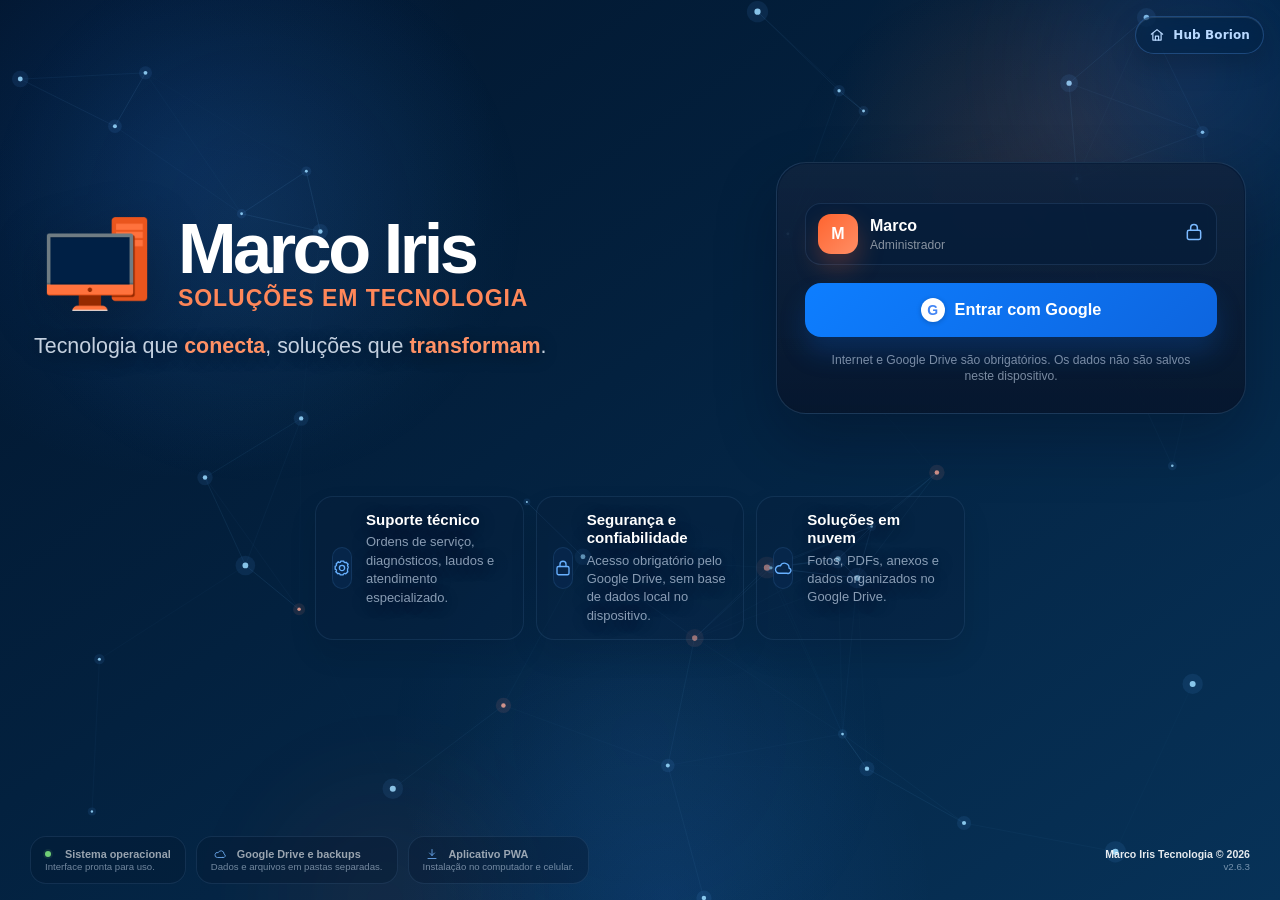
<file: index.html>
<!doctype html>
<html lang="pt-BR">
<head>
  <meta charset="utf-8">
  <meta name="viewport" content="width=device-width,initial-scale=1,viewport-fit=cover,interactive-widget=resizes-visual">
  <meta name="theme-color" content="#042344">
  <meta name="description" content="Gestão completa de ordens de serviço, clientes, agenda, estoque, financeiro, fotos, PDFs e anexos da Marco Iris Soluções em Tecnologia.">
  <title>Marco Iris Tecnologia</title>
  <link rel="manifest" href="manifest.json">
  <link rel="icon" href="icon-192.png">
  <link rel="apple-touch-icon" href="apple-touch-icon.png">
  <link rel="stylesheet" href="css/app.css?v=2.6.3">
  <link rel="stylesheet" href="css/mobile-borion.css?v=2.6.3">
  <link rel="stylesheet" href="css/borion-hub.css?v=2.6.3">
  <link rel="stylesheet" href="css/pts-completo.css?v=2.6.3">
  <link rel="stylesheet" href="css/validacao-final.css?v=2.6.3">
  <link rel="stylesheet" href="css/personalization-v221.css?v=2.6.3">
  <link rel="stylesheet" href="css/v227-corrections.css?v=2.6.3">
  <link rel="stylesheet" href="css/v255-marco-review.css?v=2.6.3">
  <link rel="stylesheet" href="css/v256-final-adjustments.css?v=2.6.3">
  <link rel="stylesheet" href="css/v259-layout-livre.css?v=2.6.3">
  <link rel="stylesheet" href="css/v260-layout-unificado.css?v=2.6.3">
</head>
<body>
  <div id="root"></div>
  <div id="modal-root"></div>
  <div id="toast-root" aria-live="polite"></div>
  <div id="confirm-root"></div>
  <input id="json-import" type="file" accept="application/json,.json" hidden>
  <input id="media-import" type="file" accept="*/*" multiple webkitdirectory directory hidden>
  <script defer src="js/data/initial-data.js?v=2.6.3"></script>
  <script defer src="js/services/storage.js?v=2.6.3"></script>
  <script defer src="js/services/identifiers.js?v=2.6.3"></script>
  <script defer src="js/services/phone.js?v=2.6.3"></script>
  <script defer src="js/services/money.js?v=2.6.3"></script>
  <script defer src="js/services/finance-status.js?v=2.6.3"></script>
  <script defer src="js/services/stock-health.js?v=2.6.3"></script>
  <script defer src="js/services/google-drive.js?v=2.6.3"></script>
  <script defer src="js/vendor/qrcode-local.js?v=2.6.3"></script>
  <script defer src="js/services/pdf.js?v=2.6.3"></script>
  <script defer src="js/services/borion-interop-source.js?v=2.6.3"></script>
  <script defer src="js/app.js?v=2.6.3"></script>
  <script defer src="js/legacy-migration-v253.js?v=2.6.3"></script>
  <script defer src="js/personalization-v221.js?v=2.6.3"></script>
  <script defer src="js/pts-completo.js?v=2.6.3"></script>
  <script defer src="js/mobile-experience.js?v=2.6.3"></script>
    <script defer src="js/borion-hub.js?v=2.6.3"></script>
  <script defer src="js/v227-corrections.js?v=2.6.3"></script>
  <script defer src="js/v255-marco-review.js?v=2.6.3"></script>
  <script defer src="js/v256-final-adjustments.js?v=2.6.3"></script>
  <script defer src="js/v259-layout-livre.js?v=2.6.3"></script>
<script>window.addEventListener('load',()=>window.MarcoBorionInterop?.start(()=>STATE));</script>
</body>
</html>
</file>
<file: css/app.css>
:root{
  --navy-950:#031a33;
  --navy-900:#042344;
  --navy-800:#07345f;
  --navy-700:#0a477b;
  --blue:#0c65d9;
  --blue-soft:#dcecff;
  --orange:#ff642f;
  --orange-dark:#dc4818;
  --orange-soft:#fff0e9;
  --ink:#122033;
  --muted:#6c7b8f;
  --line:rgba(4,35,68,.12);
  --surface:rgba(249,252,255,.90);
  --surface-strong:rgba(255,255,255,.97);
  --danger:#c93636;
  --success:#14865e;
  --warning:#b56a00;
  --shadow:0 18px 48px rgba(3,26,51,.12);
  --shadow-soft:0 8px 24px rgba(3,26,51,.08);
  --radius:22px;
  --radius-sm:14px;
  --sidebar:270px;
  color-scheme:light;
}
*{box-sizing:border-box}
html,body{margin:0;min-height:100%;font-family:Inter,ui-sans-serif,-apple-system,BlinkMacSystemFont,"Segoe UI",Roboto,Arial,sans-serif;color:var(--ink);background:#eaf2fb}
body{min-height:100vh;overflow-x:hidden}
button,input,select,textarea{font:inherit}
button{cursor:pointer}
a{color:inherit}
.hidden{display:none!important}
.muted{color:var(--muted)}
.small{font-size:.84rem}
.nowrap{white-space:nowrap}
.spacer{flex:1}
.text-right{text-align:right}
.danger-text{color:var(--danger)}
.success-text{color:var(--success)}

.app-bg{
  min-height:100vh;
  background:
    radial-gradient(circle at 14% 8%,rgba(12,101,217,.18),transparent 28%),
    radial-gradient(circle at 90% 4%,rgba(255,100,47,.14),transparent 25%),
    linear-gradient(145deg,#dce9f7 0%,#f5f8fc 48%,#e9f1f8 100%);
}
.app-shell{display:grid;grid-template-columns:var(--sidebar) minmax(0,1fr);min-height:100vh}
.sidebar{
  position:sticky;top:0;height:100vh;padding:20px 14px 18px;overflow:auto;
  background:linear-gradient(180deg,rgba(3,26,51,.98),rgba(4,35,68,.95));
  color:#fff;border-right:1px solid rgba(255,255,255,.07);z-index:20;
}
.brand{display:flex;align-items:center;gap:12px;padding:8px 10px 20px}
.brand img{width:46px;height:46px;border-radius:14px;object-fit:cover;box-shadow:0 8px 22px rgba(0,0,0,.22)}
.brand strong{display:block;font-size:1.03rem;letter-spacing:.01em}
.brand small{display:block;color:#ff9a75;margin-top:2px;font-size:.76rem}
.nav-section{font-size:.68rem;text-transform:uppercase;letter-spacing:.12em;color:rgba(255,255,255,.42);padding:16px 14px 7px}
.nav-btn{width:100%;border:0;background:transparent;color:rgba(255,255,255,.76);display:flex;align-items:center;gap:12px;padding:11px 13px;border-radius:14px;text-align:left;transition:.18s ease;margin:2px 0}
.nav-btn svg{width:19px;height:19px;flex:0 0 19px}
.nav-btn:hover{background:rgba(255,255,255,.08);color:#fff;transform:translateX(2px)}
.nav-btn.active{background:linear-gradient(135deg,rgba(255,100,47,.26),rgba(255,100,47,.12));color:#fff;box-shadow:inset 0 0 0 1px rgba(255,143,103,.18)}
.sidebar-footer{margin-top:18px;padding:14px;border-top:1px solid rgba(255,255,255,.08)}
.save-status{font-size:.75rem;color:rgba(255,255,255,.6);line-height:1.4}.save-status[data-tone="ok"]{color:#92e2c1}.save-status[data-tone="warn"]{color:#ffd294}
.main{min-width:0}
.topbar{position:sticky;top:0;z-index:15;display:flex;align-items:center;gap:14px;padding:14px 24px;background:rgba(243,248,252,.92);backdrop-filter:blur(18px);border-bottom:1px solid var(--line)}
.mobile-menu{display:none}
.view-heading{min-width:180px}.view-heading h1{font-size:1.2rem;margin:0}.view-heading small{color:var(--muted)}
.global-search{flex:1;max-width:620px;position:relative}.global-search svg{position:absolute;left:14px;top:50%;transform:translateY(-50%);width:18px;color:var(--muted)}
.global-search input{width:100%;border:1px solid var(--line);background:rgba(255,255,255,.92);border-radius:999px;padding:11px 15px 11px 42px;outline:none;box-shadow:0 5px 18px rgba(3,26,51,.05)}
.global-search input:focus{border-color:rgba(12,101,217,.45);box-shadow:0 0 0 4px rgba(12,101,217,.09)}
.top-actions{display:flex;gap:8px;align-items:center}
.icon-btn{border:1px solid var(--line);background:rgba(255,255,255,.94);width:42px;height:42px;border-radius:14px;display:grid;place-items:center;color:var(--navy-900);box-shadow:var(--shadow-soft)}
.icon-btn:hover{transform:translateY(-1px)}
.icon-btn svg{width:19px}
.content{padding:24px;max-width:1680px;margin:0 auto}

.hero{position:relative;overflow:hidden;border-radius:30px;padding:30px;color:#fff;background:linear-gradient(120deg,var(--navy-950),var(--navy-800));box-shadow:var(--shadow);min-height:210px}
.hero:after{content:"";position:absolute;right:-70px;top:-100px;width:440px;height:440px;background:radial-gradient(circle,rgba(12,101,217,.58),transparent 66%)}
.hero:before{content:"";position:absolute;right:20%;bottom:-180px;width:350px;height:350px;background:radial-gradient(circle,rgba(255,100,47,.3),transparent 66%)}
.hero-content{position:relative;z-index:2;display:flex;gap:26px;justify-content:space-between;align-items:flex-end}
.hero h2{font-size:clamp(1.8rem,4vw,3.4rem);line-height:1;margin:0 0 8px}.hero p{margin:0;color:rgba(255,255,255,.72);max-width:680px}
.hero-clock{text-align:right}.hero-clock strong{font-size:3.8rem;line-height:.9;font-weight:300;letter-spacing:-.06em}.hero-clock small{display:block;color:#ffb69d;margin-top:10px}

.grid{display:grid;gap:18px}.grid.kpis{grid-template-columns:repeat(4,minmax(0,1fr));margin:20px 0}.grid.two{grid-template-columns:repeat(2,minmax(0,1fr))}.grid.three{grid-template-columns:repeat(3,minmax(0,1fr))}
.card{background:var(--surface);border:1px solid rgba(255,255,255,.72);border-radius:var(--radius);box-shadow:var(--shadow-soft);padding:20px;backdrop-filter:blur(12px)}
.card-header{display:flex;align-items:flex-start;justify-content:space-between;gap:14px;margin-bottom:16px}.card-header h2,.card-header h3{margin:0}.card-header h2{font-size:1.13rem}.card-header h3{font-size:1rem}.card-header p{margin:4px 0 0;color:var(--muted);font-size:.86rem}
.kpi{display:flex;align-items:center;gap:14px}.kpi-icon{width:48px;height:48px;border-radius:16px;display:grid;place-items:center;background:var(--blue-soft);color:var(--blue)}.kpi-icon.orange{background:var(--orange-soft);color:var(--orange)}.kpi-icon.green{background:#ddf6eb;color:var(--success)}.kpi-icon.red{background:#fde7e7;color:var(--danger)}.kpi-icon svg{width:23px}
.kpi small{color:var(--muted);display:block}.kpi strong{font-size:1.5rem;display:block;margin-top:2px}.kpi .delta{font-size:.76rem;margin-top:4px;color:var(--muted)}

.toolbar{display:flex;gap:10px;align-items:center;justify-content:space-between;margin-bottom:16px;flex-wrap:wrap}.toolbar-left,.toolbar-right{display:flex;gap:9px;align-items:center;flex-wrap:wrap}
.btn{border:0;border-radius:13px;padding:10px 15px;display:inline-flex;align-items:center;justify-content:center;gap:8px;font-weight:700;transition:.16s ease;text-decoration:none;white-space:nowrap}.btn svg{width:17px;height:17px}.btn.primary{color:#fff;background:linear-gradient(135deg,var(--orange),#ff7e50);box-shadow:0 8px 20px rgba(255,100,47,.24)}.btn.primary:hover{transform:translateY(-1px);box-shadow:0 12px 24px rgba(255,100,47,.3)}.btn.secondary{background:#fff;color:var(--navy-900);border:1px solid var(--line)}.btn.ghost{background:transparent;color:var(--navy-900)}.btn.danger{background:#fff0f0;color:var(--danger);border:1px solid rgba(201,54,54,.15)}.btn.success{background:#e2f7ee;color:var(--success)}.btn.compact{padding:7px 10px;border-radius:10px;font-size:.82rem}.btn:disabled{opacity:.48;cursor:not-allowed;transform:none!important}
.segmented{display:flex;gap:3px;background:rgba(4,35,68,.07);padding:4px;border-radius:13px}.segmented button{border:0;background:transparent;border-radius:10px;padding:7px 10px;color:var(--muted)}.segmented button.active{background:#fff;color:var(--navy-900);box-shadow:0 3px 10px rgba(3,26,51,.09)}
.filter-control{border:1px solid var(--line);background:#fff;border-radius:12px;padding:9px 11px;color:var(--ink);outline:none}

.table-wrap{overflow:auto;border-radius:16px;border:1px solid var(--line);background:rgba(255,255,255,.95)}.table{width:100%;border-collapse:collapse;min-width:820px}.table th{font-size:.75rem;text-transform:uppercase;letter-spacing:.06em;color:var(--muted);text-align:left;background:#f6f9fc;padding:12px 14px;border-bottom:1px solid var(--line);position:sticky;top:0;z-index:1}.table td{padding:13px 14px;border-bottom:1px solid rgba(4,35,68,.07);vertical-align:top}.table tr:last-child td{border-bottom:0}.table tbody tr:hover{background:#f9fbfd}.table .actions{display:flex;justify-content:flex-end;gap:5px}.table .actions button{border:0;background:transparent;border-radius:9px;padding:6px;color:var(--muted)}.table .actions button:hover{background:#edf3f8;color:var(--navy-900)}
.list{display:grid;gap:10px}.list-row{display:flex;gap:14px;align-items:center;background:rgba(255,255,255,.93);border:1px solid var(--line);border-radius:16px;padding:13px 14px;transition:.16s ease}.list-row:hover{transform:translateY(-1px);box-shadow:var(--shadow-soft)}.list-row-main{min-width:0;flex:1}.list-row-main strong{display:block}.list-row-main small{color:var(--muted);display:block;margin-top:3px}.list-row-side{text-align:right}.list-row-actions{display:flex;gap:5px}
.badge{display:inline-flex;align-items:center;gap:5px;border-radius:999px;padding:5px 9px;font-size:.74rem;font-weight:800;background:#edf2f7;color:var(--muted)}.badge.ok{background:#e1f6ed;color:var(--success)}.badge.warn{background:#fff2dd;color:var(--warning)}.badge.danger{background:#fde7e7;color:var(--danger)}.badge.blue{background:#e4efff;color:var(--blue)}.badge.orange{background:var(--orange-soft);color:var(--orange-dark)}
.status-dot{width:7px;height:7px;border-radius:50%;background:currentColor}
.empty{padding:44px 20px;text-align:center;color:var(--muted)}.empty svg{width:42px;height:42px;opacity:.45;margin-bottom:8px}

.form-grid{display:grid;grid-template-columns:repeat(2,minmax(0,1fr));gap:14px}.form-grid.three{grid-template-columns:repeat(3,minmax(0,1fr))}.field{display:flex;flex-direction:column;gap:6px}.field.full{grid-column:1/-1}.field label{font-size:.79rem;font-weight:800;color:#45556b}.field input,.field select,.field textarea{width:100%;border:1px solid var(--line);border-radius:12px;background:rgba(255,255,255,.92);padding:10px 11px;outline:none;color:var(--ink)}.field textarea{resize:vertical;min-height:96px}.field input:focus,.field select:focus,.field textarea:focus{border-color:rgba(12,101,217,.45);box-shadow:0 0 0 4px rgba(12,101,217,.08)}.field-help{font-size:.73rem;color:var(--muted)}
.inline-fields{display:flex;gap:10px;align-items:end}.inline-fields>*{flex:1}
.checkbox{display:flex;gap:9px;align-items:center}.checkbox input{width:18px;height:18px}
.form-section{border:1px solid var(--line);border-radius:18px;padding:16px;margin-top:14px;background:rgba(255,255,255,.68)}.form-section-title{display:flex;align-items:center;justify-content:space-between;gap:12px;margin-bottom:12px}.form-section-title h3{margin:0;font-size:.95rem}
.item-editor-row{display:grid;grid-template-columns:1.3fr .7fr .45fr .65fr .65fr auto;gap:8px;align-items:end;border-bottom:1px solid var(--line);padding:10px 0}.item-editor-row:last-child{border-bottom:0}.payment-editor-row{display:grid;grid-template-columns:.75fr .8fr .7fr .7fr .7fr auto;gap:8px;align-items:end;border-bottom:1px solid var(--line);padding:10px 0}
.form-actions{position:sticky;bottom:0;margin:18px -22px -22px;padding:14px 22px;background:rgba(255,255,255,.94);border-top:1px solid var(--line);display:flex;justify-content:flex-end;gap:9px;border-radius:0 0 22px 22px;backdrop-filter:blur(12px)}

.modal-backdrop{position:fixed;inset:0;background:rgba(3,20,38,.55);z-index:100;display:flex;align-items:center;justify-content:center;padding:18px;animation:fade .16s ease}.modal{width:min(760px,100%);max-height:calc(100vh - 36px);overflow:auto;background:#f8fbfe;border:1px solid rgba(255,255,255,.72);border-radius:26px;box-shadow:0 28px 90px rgba(0,0,0,.28);animation:pop .2s ease}.modal.wide{width:min(1120px,100%)}.modal-header{position:sticky;top:0;z-index:3;display:flex;align-items:center;justify-content:space-between;gap:12px;padding:18px 22px;background:rgba(248,251,254,.95);border-bottom:1px solid var(--line);backdrop-filter:blur(14px)}.modal-header h2{margin:0;font-size:1.1rem}.modal-close{border:0;background:#edf2f7;width:34px;height:34px;border-radius:11px;display:grid;place-items:center}.modal-body{padding:22px}
@keyframes fade{from{opacity:0}to{opacity:1}}@keyframes pop{from{opacity:0;transform:scale(.975) translateY(8px)}to{opacity:1;transform:none}}
.toast{position:fixed;right:20px;bottom:20px;z-index:200;max-width:390px;background:#fff;border:1px solid var(--line);box-shadow:var(--shadow);border-radius:16px;padding:13px 15px;display:flex;gap:10px;align-items:flex-start;transform:translateY(20px);opacity:0;transition:.2s ease}.toast.show{transform:none;opacity:1}.toast.ok{border-left:4px solid var(--success)}.toast.warn{border-left:4px solid var(--warning)}.toast.error{border-left:4px solid var(--danger)}

.detail-hero{background:linear-gradient(135deg,var(--navy-950),var(--navy-800));color:#fff;border-radius:22px;padding:22px;margin-bottom:16px}.detail-hero h2{margin:0}.detail-hero p{color:rgba(255,255,255,.7)}.detail-meta{display:flex;gap:10px;flex-wrap:wrap;margin-top:14px}.detail-meta span{background:rgba(255,255,255,.1);padding:7px 10px;border-radius:999px;font-size:.8rem}
.detail-grid{display:grid;grid-template-columns:1.15fr .85fr;gap:16px}.definition-list{display:grid;grid-template-columns:160px 1fr;gap:9px 12px}.definition-list dt{color:var(--muted);font-size:.8rem}.definition-list dd{margin:0;min-width:0}
.media-grid{display:grid;grid-template-columns:repeat(3,minmax(0,1fr));gap:10px}.media-card{position:relative;aspect-ratio:4/3;border-radius:14px;overflow:hidden;background:#e9eef4;border:1px solid var(--line)}.media-card img{width:100%;height:100%;object-fit:cover}.media-card .media-overlay{position:absolute;inset:auto 0 0;padding:18px 9px 8px;background:linear-gradient(transparent,rgba(0,0,0,.75));color:#fff;font-size:.72rem}.media-card button{position:absolute;right:7px;top:7px;border:0;background:rgba(255,255,255,.9);width:29px;height:29px;border-radius:9px}.upload-zone{border:1.5px dashed rgba(12,101,217,.32);border-radius:16px;padding:22px;text-align:center;background:rgba(220,236,255,.35)}

.tabs{display:flex;gap:5px;overflow:auto;padding:4px;background:rgba(4,35,68,.06);border-radius:14px;margin-bottom:16px}.tabs button{border:0;background:transparent;padding:9px 12px;border-radius:10px;white-space:nowrap;color:var(--muted)}.tabs button.active{background:#fff;color:var(--navy-900);box-shadow:0 3px 10px rgba(3,26,51,.08);font-weight:800}
.stock-meter{height:8px;background:#e7edf3;border-radius:999px;overflow:hidden;margin-top:8px}.stock-meter span{display:block;height:100%;background:var(--blue);border-radius:inherit}.stock-meter.low span{background:var(--danger)}

body.login-page{background:#031a33;overflow:hidden}
.login-screen{position:relative;isolation:isolate;min-height:100dvh;padding:26px;display:grid;place-items:center;background:linear-gradient(145deg,#02152c 0%,#042344 42%,#07345f 100%);overflow:hidden}
.lock-network-canvas{position:absolute;inset:0;width:100%;height:100%;display:block;z-index:0;opacity:.95}
.login-screen::before{content:"";position:absolute;inset:0;z-index:1;background:radial-gradient(circle at 15% 20%,rgba(12,101,217,.20),transparent 24%),radial-gradient(circle at 82% 14%,rgba(255,100,47,.16),transparent 18%),radial-gradient(circle at 50% 100%,rgba(34,124,255,.20),transparent 26%)}
.login-screen::after{content:"";position:absolute;left:-10%;right:-10%;bottom:-110px;height:240px;z-index:1;background:radial-gradient(60% 140% at 50% 0%,rgba(52,138,255,.35),transparent 70%);filter:blur(16px)}
.lock-shell{position:relative;z-index:2;width:min(1480px,100%);display:grid;grid-template-columns:minmax(0,1.05fr) minmax(360px,.85fr);gap:clamp(32px,5vw,92px);align-items:center}
.lock-brand-panel{padding:clamp(18px,2vw,24px)}
.lock-brand-top{display:flex;align-items:center;gap:18px;margin-bottom:20px}
.lock-brand-top img{width:124px;height:124px;object-fit:contain;filter:drop-shadow(0 18px 34px rgba(0,0,0,.22))}
.lock-title{font-size:clamp(3.4rem,6vw,5.8rem);line-height:.92;margin:0;color:#fff;letter-spacing:-.05em}
.lock-subtitle{display:block;margin-top:6px;font-size:clamp(1.1rem,2.3vw,1.8rem);font-weight:700;color:#ff8c5f;letter-spacing:.02em}
.lock-tagline{margin:20px 0 0;color:rgba(255,255,255,.82);font-size:1.55rem;max-width:760px;line-height:1.35}.lock-tagline strong{color:#ff8c5f}
.lock-feature-row{display:flex;flex-wrap:wrap;gap:18px;margin-top:32px}
.lock-feature{display:flex;align-items:flex-start;gap:12px;min-width:185px;padding-right:12px;color:rgba(255,255,255,.86)}
.lock-feature + .lock-feature{border-left:1px solid rgba(255,255,255,.12);padding-left:18px}
.lock-feature-icon{width:44px;height:44px;border-radius:14px;display:grid;place-items:center;background:rgba(255,255,255,.08);border:1px solid rgba(255,255,255,.12);color:#51a1ff;backdrop-filter:blur(10px)}
.lock-feature strong{display:block;font-size:.98rem;color:#fff}.lock-feature small{display:block;margin-top:4px;font-size:.88rem;color:rgba(255,255,255,.62);line-height:1.35}
.login-card{position:relative;width:min(100%,540px);margin-left:auto;background:rgba(247,250,255,.18);border:1px solid rgba(255,255,255,.22);border-radius:34px;padding:30px;box-shadow:0 30px 90px rgba(0,0,0,.32),inset 0 1px 0 rgba(255,255,255,.15);backdrop-filter:blur(26px) saturate(140%)}
.login-card::before{content:"";position:absolute;inset:1px;border-radius:33px;background:linear-gradient(180deg,rgba(255,255,255,.08),rgba(255,255,255,.02));pointer-events:none}
.login-card > *{position:relative;z-index:1}
.login-brand{text-align:center;margin-bottom:16px}.login-brand .user-badge{width:106px;height:106px;margin:0 auto 16px;border-radius:50%;display:grid;place-items:center;border:1px solid rgba(89,165,255,.62);background:radial-gradient(circle at 30% 30%,rgba(28,117,245,.30),rgba(5,23,49,.15));box-shadow:0 0 0 6px rgba(66,130,255,.08),0 18px 38px rgba(0,0,0,.18);color:#fff}.login-brand .user-badge svg{width:44px;height:44px}.login-brand h1{margin:0;color:#fff;font-size:clamp(2rem,3.2vw,2.5rem);letter-spacing:-.03em}.login-brand p{margin:10px 0 0;color:rgba(255,255,255,.72)}
.profile-option{display:flex;align-items:center;gap:12px;border:1px solid rgba(255,255,255,.16);padding:13px 14px;border-radius:18px;margin:18px 0;background:rgba(255,255,255,.07);color:#fff;backdrop-filter:blur(12px)}
.profile-option .muted{color:rgba(255,255,255,.62)!important}
.avatar{width:46px;height:46px;border-radius:16px;background:linear-gradient(135deg,var(--orange),#ff8e65);color:#fff;display:grid;place-items:center;font-weight:900;box-shadow:0 12px 26px rgba(255,100,47,.28)}
.login-card .field{margin-top:14px}.login-card .field label{color:rgba(255,255,255,.86);font-size:.82rem}.login-card .field input{min-height:52px;border-radius:16px;border:1px solid rgba(255,255,255,.16);background:rgba(6,28,57,.26)!important;color:#fff;box-shadow:inset 0 1px 0 rgba(255,255,255,.05)}
.login-card .field input::placeholder{color:rgba(255,255,255,.42)}
.login-card .field input:focus{background:rgba(7,32,63,.4)!important;border-color:rgba(81,161,255,.74);box-shadow:0 0 0 4px rgba(81,161,255,.12)}
.login-aux{display:flex;align-items:center;justify-content:space-between;gap:12px;margin-top:12px;color:rgba(255,255,255,.74);font-size:.92rem}.login-remember{display:flex;align-items:center;gap:9px}.login-remember input{accent-color:var(--orange)}.login-link{color:#6ab3ff;text-decoration:none}.login-link:hover{text-decoration:underline}
.login-card .btn.primary{width:100%;margin-top:18px;min-height:54px;border-radius:16px;font-size:1.02rem}
.login-divider{display:flex;align-items:center;gap:12px;color:rgba(255,255,255,.42);margin:16px 0}.login-divider::before,.login-divider::after{content:"";height:1px;flex:1;background:rgba(255,255,255,.12)}
.login-card .btn.secondary{width:100%;min-height:52px;border-radius:16px;background:rgba(255,255,255,.06);border:1px solid rgba(255,255,255,.16);color:#fff}.login-card .btn.secondary:hover{background:rgba(255,255,255,.12)}
.login-security-note{margin:16px 0 0;text-align:center;color:rgba(255,255,255,.56);font-size:.8rem;line-height:1.45}
.lock-footer{position:absolute;left:0;right:0;bottom:max(16px,env(safe-area-inset-bottom));z-index:2;display:flex;align-items:center;justify-content:space-between;gap:14px;padding:0 28px}
.lock-footer-cards{display:flex;flex-wrap:wrap;gap:12px}.lock-footer-card{min-width:216px;padding:12px 16px;border-radius:18px;background:rgba(9,24,50,.28);border:1px solid rgba(255,255,255,.10);backdrop-filter:blur(16px);color:#fff;box-shadow:0 12px 24px rgba(0,0,0,.14)}
.lock-footer-card strong{display:block;font-size:.95rem}.lock-footer-card small{display:block;margin-top:4px;color:rgba(255,255,255,.62);line-height:1.35}.lock-footer-meta{text-align:right;color:rgba(255,255,255,.66);font-size:.92rem}.lock-footer-meta strong{display:block;color:#fff;font-size:1rem;margin-bottom:4px}.status-dot-live{display:inline-block;width:10px;height:10px;border-radius:50%;background:#7de27d;box-shadow:0 0 0 4px rgba(125,226,125,.14)}
@media(max-width:980px){.lock-shell{grid-template-columns:1fr;gap:24px}.lock-brand-panel,.login-card{width:min(100%,760px);margin:0 auto}.lock-title{font-size:3.2rem}.lock-tagline{font-size:1.15rem}.lock-footer{position:relative;display:grid;padding:26px 0 0;justify-content:stretch}.lock-footer-meta{text-align:left}}
@media(max-width:720px){body.login-page{overflow:auto}.login-screen{padding:20px 16px 28px}.lock-brand-top{align-items:flex-start}.lock-brand-top img{width:84px;height:84px}.lock-title{font-size:2.4rem}.lock-feature-row{display:grid;grid-template-columns:1fr;gap:10px}.lock-feature + .lock-feature{border-left:0;padding-left:0}.login-card{padding:22px;border-radius:28px}.lock-footer-cards{display:grid;grid-template-columns:1fr}.lock-footer-card{min-width:0}}

.chart-bars{display:flex;align-items:flex-end;gap:8px;height:170px;padding-top:10px}.bar-group{flex:1;display:flex;flex-direction:column;align-items:center;justify-content:flex-end;height:100%;gap:6px}.bar{width:100%;max-width:34px;border-radius:8px 8px 3px 3px;background:linear-gradient(180deg,var(--blue),var(--navy-700));min-height:3px}.bar.expense{background:linear-gradient(180deg,var(--orange),var(--orange-dark))}.bar-label{font-size:.66rem;color:var(--muted)}

.cloud-folders{display:grid;grid-template-columns:repeat(5,minmax(0,1fr));gap:8px}.cloud-folder{padding:12px;background:rgba(255,255,255,.94);border:1px solid var(--line);border-radius:13px;text-align:center}.cloud-folder svg{width:25px;color:var(--blue)}.cloud-folder strong{display:block;font-size:.78rem;margin-top:6px}.cloud-folder small{display:block;color:var(--muted);font-size:.68rem;margin-top:2px}
.audit-list{max-height:390px;overflow:auto}.audit-row{display:flex;gap:10px;padding:10px 0;border-bottom:1px solid var(--line)}.audit-row:last-child{border-bottom:0}.audit-row time{font-size:.72rem;color:var(--muted);min-width:112px}.audit-row strong{display:block;font-size:.84rem}.audit-row small{color:var(--muted)}



@media(max-width:1180px){.grid.kpis{grid-template-columns:repeat(2,minmax(0,1fr))}.grid.three{grid-template-columns:repeat(2,minmax(0,1fr))}.detail-grid{grid-template-columns:1fr}.cloud-folders{grid-template-columns:repeat(3,minmax(0,1fr))}}
@media(max-width:900px){:root{--sidebar:0px}.app-shell{display:block}.sidebar{position:fixed;left:0;top:0;width:280px;transform:translateX(-105%);transition:.22s ease;box-shadow:20px 0 60px rgba(0,0,0,.25)}body.menu-open .sidebar{transform:none}.mobile-menu{display:grid}.view-heading{min-width:0}.topbar{padding:11px 14px}.global-search{display:none}.content{padding:16px}.hero{padding:22px;min-height:180px}.hero-clock strong{font-size:2.8rem}.form-grid,.form-grid.three{grid-template-columns:1fr}.item-editor-row,.payment-editor-row{grid-template-columns:1fr 1fr}.item-editor-row>*:first-child,.payment-editor-row>*:first-child{grid-column:1/-1}.media-grid{grid-template-columns:repeat(2,minmax(0,1fr))}}
@media(max-width:620px){.grid.kpis,.grid.two,.grid.three{grid-template-columns:1fr}.hero-content{align-items:flex-start;flex-direction:column}.hero-clock{text-align:left}.top-actions .desktop-only{display:none}.card{padding:16px;border-radius:19px}.toolbar{align-items:stretch}.toolbar-left,.toolbar-right{width:100%}.toolbar .btn{flex:1}.definition-list{grid-template-columns:1fr;gap:3px}.definition-list dd{margin-bottom:9px}.cloud-folders{grid-template-columns:repeat(2,minmax(0,1fr))}.modal-backdrop{padding:0;align-items:flex-end}.modal,.modal.wide{width:100%;max-height:94vh;border-radius:24px 24px 0 0}.modal-body{padding:18px}.form-actions{margin-left:-18px;margin-right:-18px;margin-bottom:-18px;padding:13px 18px;border-radius:0}.media-grid{grid-template-columns:1fr 1fr}.item-editor-row,.payment-editor-row{grid-template-columns:1fr}.item-editor-row>*:first-child,.payment-editor-row>*:first-child{grid-column:auto}}
@media(prefers-reduced-motion:reduce){*{scroll-behavior:auto!important;animation:none!important;transition:none!important}}
.notice{margin-bottom:16px;padding:13px 14px;border:1px solid rgba(12,101,217,.18);border-radius:14px;background:#eaf3ff;color:#183957;font-size:.86rem;line-height:1.5}
.notice strong{color:var(--navy-900)}

/* v1.1.0 — acabamento Fluent/Windows 11 */
:root{
  --mica:rgba(244,248,252,.90);
  --mica-strong:rgba(255,255,255,.96);
  --focus:0 0 0 3px rgba(12,101,217,.18);
  --transition:cubic-bezier(.2,.8,.2,1);
}
html{scroll-behavior:smooth}
body::selection{background:rgba(12,101,217,.18)}
button,input,select,textarea{-webkit-tap-highlight-color:transparent}
button:focus-visible,a:focus-visible,input:focus-visible,select:focus-visible,textarea:focus-visible{
  outline:2px solid rgba(12,101,217,.75);outline-offset:2px;
}
*{scrollbar-width:thin;scrollbar-color:rgba(4,35,68,.28) transparent}
*::-webkit-scrollbar{width:10px;height:10px}
*::-webkit-scrollbar-thumb{background:rgba(4,35,68,.23);border:3px solid transparent;background-clip:padding-box;border-radius:999px}
*::-webkit-scrollbar-thumb:hover{background:rgba(4,35,68,.38);border:3px solid transparent;background-clip:padding-box}
.sidebar{backdrop-filter:blur(24px) saturate(130%)}
.sidebar::before{content:"";position:fixed;inset:0 auto 0 0;width:var(--sidebar);pointer-events:none;background:linear-gradient(120deg,rgba(255,255,255,.045),transparent 45%)}
.nav-btn,.btn,.icon-btn,.list-row,.card,.media-card,.segmented button,.tabs button{transition:transform .2s var(--transition),box-shadow .2s var(--transition),background-color .2s ease,border-color .2s ease,color .2s ease,opacity .2s ease}
.nav-btn:active,.btn:active,.icon-btn:active{transform:scale(.975)}
.topbar{background:var(--mica);backdrop-filter:blur(28px) saturate(150%)}
.global-search input{background:var(--mica-strong);transition:border-color .18s ease,box-shadow .18s ease,background .18s ease}
.global-search input:focus{background:#fff;box-shadow:var(--focus),0 10px 30px rgba(3,26,51,.08)}
.icon-btn{background:var(--mica-strong)}
.icon-btn:hover{transform:translateY(-2px);box-shadow:0 10px 28px rgba(3,26,51,.12)}
.card{background:var(--mica-strong);box-shadow:0 1px 0 rgba(255,255,255,.8) inset,var(--shadow-soft)}
.card:hover{border-color:rgba(12,101,217,.15)}
.kpi:hover{transform:translateY(-2px);box-shadow:0 15px 34px rgba(3,26,51,.11)}
.btn.secondary:hover,.btn.ghost:hover{background:#f7fbff;border-color:rgba(12,101,217,.24)}
.btn.danger:hover{background:#ffe6e6;border-color:rgba(201,54,54,.28)}
.btn.success:hover{background:#d3f3e6}
.table-wrap{box-shadow:0 1px 0 rgba(255,255,255,.8) inset}
.table tbody tr{transition:background-color .14s ease,transform .14s ease}
.table tbody tr:hover{background:#f4f8fc}
.table .actions button:hover{transform:translateY(-1px)}
.list-row:hover{transform:translateY(-2px);border-color:rgba(12,101,217,.18);box-shadow:0 12px 28px rgba(3,26,51,.1)}
.field input,.field select,.field textarea{transition:border-color .18s ease,box-shadow .18s ease,background .18s ease}
.field input:hover,.field select:hover,.field textarea:hover{border-color:rgba(4,35,68,.22)}
.field input:focus,.field select:focus,.field textarea:focus{background:#fff;box-shadow:var(--focus)}
.modal-backdrop{backdrop-filter:blur(8px)}
.modal{background:rgba(248,251,254,.96);box-shadow:0 36px 100px rgba(0,0,0,.34),0 1px 0 rgba(255,255,255,.85) inset}
.modal-close{transition:.18s var(--transition)}
.modal-close:hover{transform:rotate(5deg) scale(1.05);background:#e2eaf2}
.form-actions{box-shadow:0 -10px 28px rgba(3,26,51,.04)}
.badge{border:1px solid rgba(4,35,68,.05)}
.media-card:hover{transform:translateY(-2px);box-shadow:0 14px 30px rgba(3,26,51,.13)}
.upload-zone{transition:border-color .18s ease,background .18s ease,transform .18s var(--transition)}
.upload-zone:hover{border-color:rgba(12,101,217,.58);background:rgba(220,236,255,.58);transform:translateY(-1px)}
.diagnostic-list{display:grid;gap:8px}
.diagnostic-row{display:flex;gap:11px;align-items:flex-start;padding:11px 12px;border-radius:14px;border:1px solid var(--line);background:rgba(255,255,255,.95)}
.diagnostic-row>div:first-child{width:34px;height:34px;display:grid;place-items:center;border-radius:10px;background:#e8f1ff;color:var(--blue);flex:0 0 34px}
.diagnostic-row.warn>div:first-child{background:#fff2dd;color:var(--warning)}
.diagnostic-row.danger>div:first-child{background:#fde7e7;color:var(--danger)}
.diagnostic-row strong{display:block;font-size:.86rem}.diagnostic-row small{display:block;color:var(--muted);margin-top:3px;line-height:1.4}
.compact-empty{padding:22px 12px}
.file-list{display:grid;gap:8px}
.file-row{display:flex;align-items:center;gap:12px;padding:11px 12px;background:rgba(255,255,255,.95);border:1px solid var(--line);border-radius:14px}
.file-row:hover{border-color:rgba(12,101,217,.2);box-shadow:var(--shadow-soft)}
.file-row .file-icon{width:40px;height:40px;border-radius:12px;display:grid;place-items:center;background:#e8f1ff;color:var(--blue);flex:0 0 40px}
.file-row .file-main{flex:1;min-width:0}.file-row .file-main strong,.file-row .file-main small{display:block;overflow:hidden;text-overflow:ellipsis;white-space:nowrap}.file-row .file-main small{color:var(--muted);margin-top:3px}
@keyframes viewIn{from{opacity:0;transform:translateY(7px)}to{opacity:1;transform:none}}
#view-root>*{animation:viewIn .28s var(--transition)}
@media(max-width:900px){.sidebar::before{width:280px}.topbar{backdrop-filter:blur(22px) saturate(145%)}}
@media(prefers-reduced-motion:reduce){html{scroll-behavior:auto}#view-root>*{animation:none}}

/* =========================================================
   Marco Iris Tecnologia v1.3.0 — Futuristic Glass real
   Fundo tecnológico, bloqueio funcional e caixas foscas.
   ========================================================= */
:root{
  --ink:#edf6ff;
  --muted:#9db3cb;
  --line:rgba(130,184,240,.15);
  --surface:rgba(13,39,72,.88);
  --surface-strong:rgba(17,45,81,.94);
  --mica:rgba(8,30,59,.90);
  --mica-strong:rgba(14,41,76,.94);
  --shadow:0 22px 58px rgba(0,8,22,.32);
  --shadow-soft:0 12px 32px rgba(0,8,22,.24);
  color-scheme:dark;
}
html,body{background:#02152c;color:var(--ink)}
body:not(.login-page){background:#02152c}
.app-bg{
  position:relative;
  isolation:isolate;
  min-height:100vh;
  background:
    radial-gradient(circle at 12% 8%,rgba(23,105,224,.24),transparent 27%),
    radial-gradient(circle at 89% 3%,rgba(255,100,47,.15),transparent 20%),
    radial-gradient(circle at 48% 106%,rgba(20,107,230,.24),transparent 34%),
    linear-gradient(145deg,#02152c 0%,#042344 52%,#031a33 100%);
}
.app-bg::before{
  content:"";
  position:fixed;
  inset:0;
  pointer-events:none;
  z-index:-1;
  opacity:.34;
  background-image:
    linear-gradient(rgba(86,157,241,.055) 1px,transparent 1px),
    linear-gradient(90deg,rgba(86,157,241,.045) 1px,transparent 1px);
  background-size:58px 58px;
  mask-image:linear-gradient(to bottom,rgba(0,0,0,.82),transparent 94%);
}
.app-bg::after{
  content:"";
  position:fixed;
  inset:auto -12% -160px -12%;
  height:350px;
  pointer-events:none;
  z-index:-1;
  background:radial-gradient(60% 90% at 50% 0%,rgba(40,126,255,.30),transparent 72%);
  filter:blur(22px);
}
.app-shell{position:relative}
.sidebar{
  background:linear-gradient(180deg,rgba(3,22,46,.94),rgba(4,30,59,.90));
  border-right:1px solid rgba(120,181,244,.13);
  box-shadow:18px 0 58px rgba(0,8,22,.20),inset -1px 0 0 rgba(255,255,255,.025);
  backdrop-filter:blur(30px) saturate(140%);
}
.sidebar::before{background:linear-gradient(120deg,rgba(255,255,255,.055),transparent 42%)}
.brand{border-bottom:1px solid rgba(255,255,255,.07);margin-bottom:6px}
.brand img{box-shadow:0 12px 28px rgba(0,0,0,.32),0 0 0 1px rgba(255,255,255,.08)}
.nav-btn{color:rgba(228,241,255,.75);border:1px solid transparent}
.nav-btn:hover{background:rgba(78,145,224,.11);border-color:rgba(103,165,235,.10);color:#fff}
.nav-btn.active{
  background:linear-gradient(135deg,rgba(255,100,47,.24),rgba(28,103,199,.14));
  border-color:rgba(255,134,91,.22);
  box-shadow:inset 0 1px 0 rgba(255,255,255,.06),0 10px 28px rgba(0,0,0,.14);
}
.lock-sidebar-btn{margin-top:8px;border-color:rgba(112,170,234,.12);background:rgba(78,145,224,.06)}
.topbar{
  background:rgba(4,27,54,.86)!important;
  border-bottom:1px solid rgba(123,180,238,.13);
  box-shadow:0 10px 30px rgba(0,8,22,.16),inset 0 1px 0 rgba(255,255,255,.025);
  backdrop-filter:blur(30px) saturate(145%);
}
.view-heading h1{color:#fff}.view-heading small{color:#95abc3}
.global-search input,.filter-control{
  color:#eef7ff;
  background:rgba(11,36,68,.88)!important;
  border-color:rgba(126,182,240,.14)!important;
  box-shadow:inset 0 1px 0 rgba(255,255,255,.035),0 8px 22px rgba(0,8,22,.12)!important;
}
.global-search input::placeholder{color:#7790aa}
.global-search input:focus,.filter-control:focus{background:rgba(14,43,80,.98)!important;border-color:rgba(74,150,240,.56)!important;box-shadow:0 0 0 4px rgba(34,116,220,.15)!important}
.icon-btn{
  color:#dbeeff;
  background:rgba(13,40,74,.92)!important;
  border-color:rgba(126,182,240,.15)!important;
  box-shadow:inset 0 1px 0 rgba(255,255,255,.045),0 10px 24px rgba(0,8,22,.17)!important;
}
.icon-btn:hover{background:rgba(18,51,91,.98)!important;border-color:rgba(95,166,244,.30)!important}
.lock-top-btn{color:#ff9872!important;border-color:rgba(255,118,70,.22)!important}
.content{position:relative}
.hero{
  background:
    radial-gradient(circle at 88% 15%,rgba(31,119,241,.46),transparent 32%),
    radial-gradient(circle at 70% 110%,rgba(255,100,47,.24),transparent 36%),
    linear-gradient(120deg,rgba(3,22,47,.98),rgba(7,52,95,.96));
  border:1px solid rgba(121,181,242,.16);
  box-shadow:0 28px 70px rgba(0,8,22,.30),inset 0 1px 0 rgba(255,255,255,.05);
}
.hero::after{opacity:.72}.hero::before{opacity:.8}
.hero h2{color:#fff}.hero p{color:rgba(224,239,255,.72)}
.card{
  color:var(--ink);
  background:linear-gradient(145deg,rgba(18,48,84,.92),rgba(10,34,66,.88))!important;
  border:1px solid rgba(126,184,242,.15)!important;
  box-shadow:inset 0 1px 0 rgba(255,255,255,.05),0 16px 38px rgba(0,8,22,.25)!important;
  backdrop-filter:blur(20px) saturate(125%);
}
.card:hover{border-color:rgba(90,162,243,.28)!important;box-shadow:inset 0 1px 0 rgba(255,255,255,.065),0 19px 44px rgba(0,8,22,.29)!important}
.card-header h2,.card-header h3,.kpi strong,.list-row-main strong{color:#f1f7ff}
.card-header p,.kpi small,.kpi .delta,.list-row-main small,.muted{color:#9eb3c9!important}
.kpi-icon{box-shadow:inset 0 1px 0 rgba(255,255,255,.06),0 10px 22px rgba(0,0,0,.13)}
.kpi-icon.blue{background:rgba(31,119,241,.18);color:#66aeff}
.kpi-icon.orange{background:rgba(255,100,47,.18);color:#ff976f}
.kpi-icon.green{background:rgba(28,191,126,.15);color:#55d59f}
.kpi-icon.red{background:rgba(225,75,75,.16);color:#ff8585}
.list-row,.cloud-folder,.diagnostic-row,.file-row{
  color:#edf6ff;
  background:rgba(7,29,57,.76)!important;
  border-color:rgba(126,184,242,.12)!important;
  box-shadow:inset 0 1px 0 rgba(255,255,255,.025);
  backdrop-filter:blur(12px);
}
.list-row:hover,.file-row:hover{background:rgba(12,39,73,.90)!important;border-color:rgba(92,163,240,.24)!important}
.table-wrap{
  background:rgba(5,25,51,.68)!important;
  border-color:rgba(126,184,242,.12)!important;
  box-shadow:inset 0 1px 0 rgba(255,255,255,.03),0 10px 28px rgba(0,8,22,.12)!important;
}
.table{color:#eaf4ff}
.table th{background:rgba(7,30,59,.96)!important;color:#94abc3;border-bottom-color:rgba(126,184,242,.13)!important}
.table td{border-bottom-color:rgba(126,184,242,.075)!important}
.table tbody tr:hover{background:rgba(39,102,171,.12)!important}
.table .actions button{color:#92a9c1}.table .actions button:hover{background:rgba(74,145,222,.16)!important;color:#fff}
.btn.secondary,.btn.ghost{
  color:#e7f3ff!important;
  background:rgba(12,39,73,.86)!important;
  border:1px solid rgba(126,184,242,.16)!important;
  box-shadow:inset 0 1px 0 rgba(255,255,255,.035);
}
.btn.secondary:hover,.btn.ghost:hover{background:rgba(20,54,95,.98)!important;border-color:rgba(92,163,240,.30)!important}
.btn.danger{background:rgba(120,28,39,.28)!important;color:#ff9c9c!important;border-color:rgba(255,112,112,.18)!important}
.btn.success{background:rgba(16,111,78,.28)!important;color:#77e2b7!important}
.segmented,.tabs{background:rgba(2,20,42,.62)!important;border:1px solid rgba(126,184,242,.10)}
.segmented button,.tabs button{color:#8fa7c0!important}
.segmented button.active,.tabs button.active{background:rgba(24,58,101,.96)!important;color:#fff!important;box-shadow:inset 0 1px 0 rgba(255,255,255,.05),0 8px 18px rgba(0,0,0,.16)!important}
.field label{color:#b9cbe0!important}
.field input,.field select,.field textarea{
  color:#edf6ff!important;
  background:rgba(5,27,55,.82)!important;
  border-color:rgba(126,184,242,.14)!important;
  box-shadow:inset 0 1px 0 rgba(255,255,255,.025);
}
.field input::placeholder,.field textarea::placeholder{color:#6f89a4}
.field input:hover,.field select:hover,.field textarea:hover{border-color:rgba(89,162,241,.30)!important}
.field input:focus,.field select:focus,.field textarea:focus{background:rgba(7,34,66,.98)!important;border-color:rgba(76,153,242,.62)!important;box-shadow:0 0 0 4px rgba(35,116,219,.15)!important}
.field select option{background:#06264a;color:#edf6ff}
.modal-backdrop{background:rgba(0,9,23,.72)!important;backdrop-filter:blur(14px)!important}
.modal{
  color:#edf6ff;
  background:linear-gradient(145deg,rgba(16,46,82,.98),rgba(6,28,56,.98))!important;
  border-color:rgba(126,184,242,.17)!important;
  box-shadow:0 40px 110px rgba(0,0,0,.52),inset 0 1px 0 rgba(255,255,255,.05)!important;
}
.modal-header{background:rgba(7,31,61,.95)!important;border-bottom-color:rgba(126,184,242,.12)!important}
.modal-close{background:rgba(22,58,99,.86)!important;color:#eaf4ff!important}
.form-actions{background:rgba(6,27,54,.94)!important;border-top-color:rgba(126,184,242,.12)!important}
.notice{background:rgba(29,94,170,.18)!important;color:#bfdcff!important;border-color:rgba(79,153,239,.22)!important}.notice strong{color:#f3f8ff!important}
.detail-hero{border:1px solid rgba(126,184,242,.15);box-shadow:0 16px 38px rgba(0,8,22,.24)}
.detail-meta span{background:rgba(255,255,255,.08);border:1px solid rgba(255,255,255,.07)}
.upload-zone{background:rgba(23,91,165,.14)!important;border-color:rgba(76,153,242,.32)!important;color:#bcd8f5}
.upload-zone:hover{background:rgba(30,105,190,.22)!important;border-color:rgba(94,172,255,.60)!important}
.media-card{background:#061e3b!important;border-color:rgba(126,184,242,.14)!important}
.media-card button{background:rgba(7,30,59,.90)!important;color:#fff!important}
.toast{background:rgba(11,38,72,.97)!important;color:#edf6ff;border-color:rgba(126,184,242,.16)!important;box-shadow:0 22px 52px rgba(0,0,0,.38)!important}
.badge{border-color:rgba(255,255,255,.045)!important}.badge.blue{background:rgba(31,119,241,.18)!important;color:#72b5ff!important}.badge.orange{background:rgba(255,100,47,.17)!important;color:#ff9871!important}.badge.ok{background:rgba(22,158,103,.18)!important;color:#62dca9!important}.badge.warn{background:rgba(201,124,0,.17)!important;color:#ffd07a!important}.badge.danger{background:rgba(201,54,54,.19)!important;color:#ff9696!important}
.empty{color:#8198b1}.stock-meter{background:rgba(255,255,255,.08)}


/* Tela de bloqueio/login: versão funcional e visual definitivo. */
body.login-page{overflow:hidden!important;background:#02152c!important}
.login-screen{padding:28px 30px 138px!important;background:linear-gradient(145deg,#02142b 0%,#032344 44%,#052e55 100%)!important}
.lock-network-canvas{z-index:0!important;opacity:1!important}
.lock-orb{position:absolute;z-index:1;border-radius:50%;pointer-events:none;filter:blur(28px);opacity:.55}
.lock-orb-one{width:420px;height:420px;right:-130px;top:-180px;background:radial-gradient(circle,rgba(25,111,235,.60),transparent 69%)}
.lock-orb-two{width:360px;height:360px;left:22%;bottom:-220px;background:radial-gradient(circle,rgba(255,100,47,.28),transparent 70%)}
.lock-shell{z-index:2!important;grid-template-columns:minmax(0,1.08fr) minmax(390px,.82fr)!important;max-width:1510px!important}
.lock-brand-panel{max-width:850px}
.lock-brand-top img{width:138px!important;height:112px!important;object-fit:contain!important;filter:drop-shadow(0 22px 38px rgba(0,0,0,.34))!important}
.lock-title{font-size:clamp(3.5rem,5.7vw,5.6rem)!important;text-shadow:0 14px 38px rgba(0,0,0,.24)}
.lock-subtitle{color:#ff7b49!important;text-shadow:0 8px 24px rgba(255,100,47,.18)}
.lock-feature-icon{background:rgba(9,38,75,.74)!important;border-color:rgba(104,174,247,.17)!important;box-shadow:inset 0 1px 0 rgba(255,255,255,.04),0 10px 24px rgba(0,8,22,.18)}
.login-card{
  background:linear-gradient(145deg,rgba(13,43,80,.86),rgba(5,28,57,.83))!important;
  border:1px solid rgba(142,195,248,.22)!important;
  box-shadow:0 36px 100px rgba(0,6,18,.46),inset 0 1px 0 rgba(255,255,255,.075)!important;
  backdrop-filter:blur(30px) saturate(138%)!important;
}
.login-card::before{background:linear-gradient(180deg,rgba(255,255,255,.055),rgba(255,255,255,.008))!important}
.login-brand .user-badge{background:radial-gradient(circle at 30% 28%,rgba(42,129,247,.40),rgba(4,25,53,.46))!important;border-color:rgba(101,174,251,.58)!important}
.profile-option{background:rgba(4,25,51,.58)!important;border-color:rgba(130,184,240,.15)!important}
.profile-lock{color:#7bbaff}
.login-pin-field{margin-top:16px!important}
.login-input-wrap{position:relative}.login-input-wrap>svg{position:absolute;left:16px;top:50%;transform:translateY(-50%);z-index:2;color:#82baff;width:19px}.login-input-wrap input{padding-left:48px!important;width:100%}
.login-card .field input{background:rgba(2,20,43,.72)!important;border-color:rgba(132,187,243,.16)!important}
.login-card .field input:focus{background:rgba(3,26,54,.96)!important}
.login-open-notice{display:grid;gap:5px;padding:15px 16px;margin-top:15px;border-radius:17px;background:rgba(20,119,82,.17);border:1px solid rgba(88,219,164,.19);color:#d8f5e8}.login-open-notice strong{color:#79e0b3}.login-open-notice span{font-size:.84rem;color:rgba(218,245,232,.68);line-height:1.42}
.login-local-status{display:flex;align-items:center;gap:7px;color:#8fd4b3}.login-local-status>span{width:8px;height:8px;border-radius:50%;background:#61db9f;box-shadow:0 0 0 4px rgba(97,219,159,.12)}
.login-enter{background:linear-gradient(135deg,#ff642f,#ff7f50)!important;box-shadow:0 15px 32px rgba(255,100,47,.32)!important}
.login-enter:hover{box-shadow:0 20px 40px rgba(255,100,47,.40)!important}
.login-error{animation:loginShake .34s ease!important;border-color:#ff7b7b!important;box-shadow:0 0 0 4px rgba(255,74,74,.15)!important}
@keyframes loginShake{0%,100%{transform:none}25%{transform:translateX(-5px)}50%{transform:translateX(5px)}75%{transform:translateX(-3px)}}
.lock-footer{z-index:3!important}
.lock-footer-card{display:block;background:rgba(5,26,53,.72)!important;border-color:rgba(126,184,242,.13)!important;backdrop-filter:blur(20px)!important}.lock-footer-card strong{display:flex!important;align-items:center;gap:8px}.lock-footer-card svg{width:18px;color:#74b4fb}
@media(max-height:850px) and (min-width:981px){.login-screen{padding-top:16px!important;padding-bottom:112px!important}.lock-brand-top img{width:112px!important;height:90px!important}.lock-title{font-size:3.8rem!important}.lock-tagline{font-size:1.18rem!important;margin-top:13px!important}.lock-feature-row{margin-top:20px!important}.lock-feature small{font-size:.78rem!important}.login-card{padding:22px!important}.login-brand .user-badge{width:82px!important;height:82px!important;margin-bottom:10px!important}.login-brand h1{font-size:1.85rem!important}.login-security-note{margin-top:10px!important}.lock-footer-card{padding:9px 13px!important}.lock-footer-card small{font-size:.75rem!important}}
@media(max-width:980px){body.login-page{overflow:auto!important}.login-screen{padding-bottom:30px!important}.lock-shell{grid-template-columns:1fr!important}.lock-brand-panel{padding-bottom:0!important}.lock-footer{position:relative!important;margin-top:24px!important;padding:0!important}.lock-footer-cards{display:grid!important;grid-template-columns:repeat(3,minmax(0,1fr))}.lock-footer-meta{text-align:left!important}}
@media(max-width:720px){.lock-brand-top img{width:84px!important;height:72px!important}.lock-title{font-size:2.35rem!important}.lock-subtitle{font-size:1rem!important}.lock-feature-row{grid-template-columns:1fr!important}.lock-feature{padding:0!important}.login-card{padding:22px!important}.lock-footer-cards{grid-template-columns:1fr!important}}


/* v1.3.1 — tela de bloqueio minimalista, alinhada e sem rolagem no desktop */
@media (min-width:981px){
  body.login-page{height:100dvh;min-height:600px;overflow:hidden!important}
  body.login-page #root{height:100dvh;overflow:hidden}
  .login-screen{
    width:100%;height:100dvh;min-height:600px!important;
    padding:clamp(14px,2vh,24px) clamp(22px,3vw,46px) clamp(54px,7vh,76px)!important;
    display:flex!important;align-items:center!important;justify-content:center!important;overflow:hidden!important;
  }
  .lock-shell{
    width:min(1380px,100%)!important;max-width:1380px!important;
    height:auto;max-height:calc(100dvh - 92px)!important;
    grid-template-columns:minmax(0,1fr) minmax(380px,470px)!important;
    gap:clamp(38px,5vw,84px)!important;align-items:center!important;
  }
  .lock-brand-panel{max-width:720px!important;padding:0!important}
  .lock-brand-top{gap:15px!important;margin-bottom:14px!important}
  .lock-brand-top img{width:104px!important;height:86px!important}
  .lock-title{font-size:clamp(3rem,4.5vw,4.7rem)!important}
  .lock-subtitle{font-size:clamp(1rem,1.55vw,1.35rem)!important;margin-top:3px!important}
  .lock-tagline{font-size:clamp(1rem,1.35vw,1.18rem)!important;margin:12px 0 0!important;max-width:620px!important}
  .lock-feature-row{display:grid!important;grid-template-columns:1fr!important;gap:10px!important;margin-top:22px!important;max-width:650px!important}
  .lock-feature{
    display:grid!important;grid-template-columns:38px minmax(0,1fr)!important;
    align-items:center!important;gap:12px!important;min-width:0!important;padding:0!important;color:rgba(255,255,255,.78)!important;
  }
  .lock-feature + .lock-feature{border-left:0!important;padding-left:0!important}
  .lock-feature-icon{width:38px!important;height:38px!important;border-radius:12px!important;align-self:center!important}
  .lock-feature-icon svg{width:18px!important;height:18px!important}
  .lock-feature strong{font-size:.88rem!important;line-height:1.2!important}
  .lock-feature small{font-size:.73rem!important;line-height:1.32!important;margin-top:2px!important;max-width:590px!important;color:rgba(255,255,255,.49)!important}
  .login-card{width:100%!important;max-width:470px!important;padding:clamp(20px,2.2vh,28px)!important;border-radius:30px!important}
  .login-brand{margin-bottom:10px!important}
  .login-brand .user-badge{width:72px!important;height:72px!important;margin:0 auto 10px!important}
  .login-brand .user-badge svg{width:32px!important;height:32px!important}
  .login-brand h1{font-size:1.78rem!important}
  .login-brand p{margin-top:6px!important;font-size:.84rem!important}
  .profile-option{margin:12px 0!important;padding:10px 12px!important;border-radius:15px!important}
  .avatar{width:40px!important;height:40px!important;border-radius:13px!important}
  .login-card .field{margin-top:10px!important}
  .login-card .field input{min-height:47px!important}
  .login-open-notice{
    display:flex!important;align-items:center!important;gap:7px!important;
    margin-top:9px!important;padding:7px 9px!important;border-radius:12px!important;
    background:rgba(255,255,255,.025)!important;border-color:rgba(129,188,247,.08)!important;
    color:rgba(215,232,248,.42)!important;
  }
  .login-open-notice>svg{width:14px!important;height:14px!important;flex:0 0 14px;color:rgba(111,216,167,.58)!important}
  .login-open-notice span{font-size:.69rem!important;line-height:1.25!important;color:rgba(215,232,248,.42)!important}
  .login-open-notice strong{font-size:.69rem!important;color:rgba(160,224,195,.62)!important;font-weight:650!important}
  .login-aux{margin-top:9px!important;font-size:.76rem!important}
  .login-enter{margin-top:12px!important;min-height:48px!important}
  .login-divider{margin:10px 0!important;font-size:.72rem!important}
  .login-card .btn.secondary{min-height:44px!important;font-size:.82rem!important}
  .login-security-note{margin-top:8px!important;font-size:.66rem!important;line-height:1.3!important;color:rgba(255,255,255,.34)!important}
  .lock-footer{
    left:clamp(22px,3vw,46px)!important;right:clamp(22px,3vw,46px)!important;bottom:10px!important;
    padding:0!important;gap:18px!important;opacity:.42!important;pointer-events:none!important;
  }
  .lock-footer-cards{display:flex!important;gap:22px!important;flex-wrap:nowrap!important}
  .lock-footer-card{
    min-width:0!important;padding:0!important;background:transparent!important;border:0!important;
    box-shadow:none!important;backdrop-filter:none!important;color:rgba(255,255,255,.66)!important;
  }
  .lock-footer-card strong{display:flex!important;align-items:center!important;gap:5px!important;font-size:.68rem!important;font-weight:650!important}
  .lock-footer-card small{display:block!important;margin-top:1px!important;font-size:.60rem!important;line-height:1.15!important;color:rgba(255,255,255,.45)!important}
  .lock-footer-card svg{width:12px!important;height:12px!important;color:rgba(116,180,251,.70)!important}
  .status-dot-live{width:6px!important;height:6px!important;box-shadow:0 0 0 2px rgba(125,226,125,.10)!important}
  .lock-footer-meta{font-size:.61rem!important;color:rgba(255,255,255,.40)!important;white-space:nowrap!important}
  .lock-footer-meta strong{font-size:.66rem!important;margin-bottom:1px!important;color:rgba(255,255,255,.58)!important}
}

@media (min-width:981px) and (max-height:720px){
  .login-screen{padding-top:10px!important;padding-bottom:48px!important}
  .lock-shell{max-height:calc(100dvh - 62px)!important}
  .lock-brand-top img{width:82px!important;height:68px!important}
  .lock-title{font-size:3.25rem!important}
  .lock-subtitle{font-size:1rem!important}
  .lock-tagline{font-size:.94rem!important;margin-top:8px!important}
  .lock-feature-row{margin-top:14px!important;gap:7px!important}
  .lock-feature-icon{width:32px!important;height:32px!important}
  .lock-feature{grid-template-columns:32px minmax(0,1fr)!important;gap:10px!important}
  .lock-feature strong{font-size:.78rem!important}.lock-feature small{font-size:.66rem!important}
  .login-card{padding:17px 20px!important}
  .login-brand .user-badge{width:58px!important;height:58px!important;margin-bottom:7px!important}
  .login-brand h1{font-size:1.55rem!important}.login-brand p{font-size:.76rem!important}
  .profile-option{margin:9px 0!important;padding:8px 10px!important}
  .avatar{width:36px!important;height:36px!important}
  .login-card .field input{min-height:43px!important}
  .login-open-notice{margin-top:6px!important;padding:6px 8px!important}
  .login-aux{margin-top:7px!important}.login-enter{margin-top:9px!important;min-height:44px!important}
  .login-divider{margin:7px 0!important}.login-card .btn.secondary{min-height:40px!important}
  .login-security-note{margin-top:5px!important}
  .lock-footer{bottom:6px!important}
}

@media (max-width:980px){
  .lock-feature{display:grid!important;grid-template-columns:38px minmax(0,1fr)!important;align-items:center!important;gap:12px!important}
  .lock-feature + .lock-feature{border-left:0!important;padding-left:0!important}
  .lock-feature-icon{align-self:center!important}
  .login-open-notice{display:flex!important;align-items:center!important;gap:8px!important;padding:9px 10px!important;background:rgba(255,255,255,.03)!important;border-color:rgba(129,188,247,.08)!important}
  .login-open-notice>svg{width:15px!important;height:15px!important;color:rgba(111,216,167,.65)!important}
  .login-open-notice span,.login-open-notice strong{font-size:.73rem!important}
  .lock-footer{opacity:.52!important}
  .lock-footer-card{background:transparent!important;border:0!important;box-shadow:none!important;padding:4px 0!important;backdrop-filter:none!important}
}
.login-card .profile-option>div:nth-child(2){display:flex;flex-direction:column;min-width:0;line-height:1.2}
.login-card .profile-option small{display:block;margin-top:3px;color:rgba(255,255,255,.52);font-size:.76rem}


/* =========================================================
   v1.4.0 — Motion UI Amanda + filtros expansíveis + agenda Google
   ========================================================= */
:root{--ui-ease:cubic-bezier(.22,1,.36,1);--ui-ease-out:cubic-bezier(.4,0,1,1);--modal-surface:rgba(7,31,61,.985)}
.sr-only{position:absolute!important;width:1px!important;height:1px!important;padding:0!important;margin:-1px!important;overflow:hidden!important;clip:rect(0,0,0,0)!important;white-space:nowrap!important;border:0!important}
#view-root{transform:translateZ(0);backface-visibility:hidden;will-change:transform,opacity}
#view-root>*{animation:none!important}
.page-exit-left{animation:pageExitLeftMI 130ms var(--ui-ease-out) both;pointer-events:none}.page-exit-right{animation:pageExitRightMI 130ms var(--ui-ease-out) both;pointer-events:none}
.page-enter-right{animation:pageEnterRightMI 300ms var(--ui-ease) both}.page-enter-left{animation:pageEnterLeftMI 300ms var(--ui-ease) both}.page-enter-soft{animation:pageEnterSoftMI 220ms var(--ui-ease) both}
.screen-enter-right{animation:screenEnterRightMI 430ms var(--ui-ease) both}.screen-enter-left{animation:screenEnterLeftMI 430ms var(--ui-ease) both}.screen-exit-left{animation:screenExitLeftMI 230ms var(--ui-ease-out) both;pointer-events:none}.screen-exit-right{animation:screenExitRightMI 230ms var(--ui-ease-out) both;pointer-events:none}
@keyframes pageExitLeftMI{to{opacity:.55;transform:translate3d(-22px,0,0)}}@keyframes pageExitRightMI{to{opacity:.55;transform:translate3d(22px,0,0)}}
@keyframes pageEnterRightMI{from{opacity:.76;transform:translate3d(34px,0,0)}to{opacity:1;transform:none}}@keyframes pageEnterLeftMI{from{opacity:.76;transform:translate3d(-34px,0,0)}to{opacity:1;transform:none}}@keyframes pageEnterSoftMI{from{opacity:.86;transform:translate3d(0,7px,0)}to{opacity:1;transform:none}}
@keyframes screenEnterRightMI{from{opacity:.3;transform:translate3d(100%,0,0)}to{opacity:1;transform:none}}@keyframes screenEnterLeftMI{from{opacity:.3;transform:translate3d(-100%,0,0)}to{opacity:1;transform:none}}@keyframes screenExitLeftMI{to{opacity:.08;transform:translate3d(-28%,0,0) scale(.985)}}@keyframes screenExitRightMI{to{opacity:.08;transform:translate3d(28%,0,0) scale(.985)}}

/* Filtro recolhido: linha, colunas e quadrados. */
.expandable-filter{--filter-trigger:42px;--filter-gap:6px;position:relative;width:var(--filter-trigger);height:var(--filter-trigger);flex:0 0 var(--filter-trigger);z-index:40;isolation:isolate}
.expandable-filter-trigger{position:absolute;inset:0;z-index:3;width:42px;height:42px;border-radius:999px;border:1px solid rgba(126,184,242,.25);display:grid;place-items:center;color:#78b8ff;background:linear-gradient(145deg,rgba(20,59,102,.97),rgba(9,34,66,.94));box-shadow:0 10px 24px rgba(0,8,22,.28),inset 0 1px 0 rgba(255,255,255,.08);transition:transform 220ms var(--ui-ease),opacity 150ms ease,box-shadow 220ms ease}
.expandable-filter-trigger:hover{transform:scale(1.05);box-shadow:0 14px 30px rgba(0,8,22,.38),0 0 0 4px rgba(52,133,230,.08),inset 0 1px 0 rgba(255,255,255,.11)}.expandable-filter-trigger:active{transform:scale(.96)}
.expandable-filter-options{position:absolute;right:0;top:0;z-index:2;min-height:42px;display:flex;align-items:center;gap:3px;width:max-content;max-width:min(82vw,390px);padding:4px 48px 4px 4px;border-radius:999px;opacity:0;visibility:hidden;pointer-events:none;transform:translate3d(12px,0,0) scaleX(.62);transform-origin:right center;background:rgba(8,32,62,.98);border:1px solid rgba(126,184,242,.20);box-shadow:0 18px 42px rgba(0,8,22,.42),inset 0 1px 0 rgba(255,255,255,.07);transition:transform 250ms var(--ui-ease),opacity 150ms ease,visibility 0s linear 250ms}
.expandable-filter.is-open .expandable-filter-options,.expandable-filter:hover:not(.is-suppressed) .expandable-filter-options,.expandable-filter:focus-within:not(.is-suppressed) .expandable-filter-options{opacity:1;visibility:visible;pointer-events:auto;transform:none;transition:transform 250ms var(--ui-ease),opacity 150ms ease,visibility 0s}
.expandable-filter.is-open .expandable-filter-trigger,.expandable-filter:hover:not(.is-suppressed) .expandable-filter-trigger,.expandable-filter:focus-within:not(.is-suppressed) .expandable-filter-trigger{transform:scale(.92);opacity:.72}
.expandable-filter-option{min-height:34px;border:0;border-radius:999px;display:inline-flex;align-items:center;gap:7px;padding:7px 11px;color:#93aac2;background:transparent;font-size:.72rem;font-weight:750;white-space:nowrap;transition:background 170ms ease,color 170ms ease,transform 180ms var(--ui-ease),box-shadow 180ms ease}
.expandable-filter-option:hover{background:rgba(49,121,203,.17);color:#fff;transform:translateY(-1px)}.expandable-filter-option.active{color:#fff;background:linear-gradient(145deg,rgba(46,121,210,.34),rgba(17,67,123,.82));box-shadow:0 7px 17px rgba(0,16,40,.28),inset 0 1px 0 rgba(255,255,255,.08)}.expandable-filter-option:active{transform:scale(.97)}

/* Tabelas em linha, colunas e quadrados. */
.view-mode-content{transition:opacity 120ms ease,transform 180ms var(--ui-ease)}
.mode-cards,.mode-compact{padding:0!important;background:transparent!important;border:0!important;box-shadow:none!important;backdrop-filter:none!important}
.mode-cards .table-wrap,.mode-compact .table-wrap{overflow:visible!important;border:0!important;background:transparent!important;box-shadow:none!important}
.mode-cards .table,.mode-compact .table,.mode-cards tbody,.mode-compact tbody{display:block!important;min-width:0!important;width:100%!important}
.mode-cards thead,.mode-compact thead{display:none!important}
.mode-cards tbody,.mode-compact tbody{display:grid!important;gap:14px!important}
.mode-cards tbody{grid-template-columns:repeat(auto-fill,minmax(315px,1fr))}.mode-compact tbody{grid-template-columns:repeat(auto-fill,minmax(230px,1fr));gap:10px!important}
.mode-cards tr,.mode-compact tr{display:grid!important;align-content:start;position:relative;overflow:hidden;border:1px solid rgba(126,184,242,.14)!important;border-radius:20px;background:linear-gradient(145deg,rgba(15,45,80,.96),rgba(7,30,58,.96))!important;box-shadow:0 14px 34px rgba(0,8,22,.20),inset 0 1px 0 rgba(255,255,255,.04);animation:cardModeIn 300ms var(--ui-ease) both;animation-delay:min(calc(var(--row-index)*18ms),180ms)}
@keyframes cardModeIn{from{opacity:0;transform:translateY(8px) scale(.992)}to{opacity:1;transform:none}}
.mode-cards td,.mode-compact td{display:flex!important;align-items:flex-start;justify-content:space-between;gap:12px;border:0!important;padding:8px 16px!important;text-align:right!important;min-width:0}.mode-cards td:first-child,.mode-compact td:first-child{display:block!important;padding-top:16px!important;padding-bottom:12px!important;text-align:left!important;background:rgba(255,255,255,.025)}
.mode-cards td:not(:first-child)::before,.mode-compact td:not(:first-child)::before{content:attr(data-label);color:#728ba5;font-size:.66rem;font-weight:800;text-transform:uppercase;letter-spacing:.055em;text-align:left;flex:0 0 auto}.mode-cards td:last-child,.mode-compact td:last-child{margin-top:5px;padding-top:12px!important;padding-bottom:14px!important;border-top:1px solid rgba(126,184,242,.09)!important}.mode-cards td:last-child::before,.mode-compact td:last-child::before{display:none}.mode-cards .actions,.mode-compact .actions{width:100%;justify-content:flex-end;flex-wrap:wrap}.mode-compact td{padding:6px 12px!important;font-size:.78rem}.mode-compact td:first-child{padding-top:13px!important}.mode-compact .actions button{padding:5px}

/* Agenda no estilo Google/AppSheet. */
.agenda-toolbar{position:relative;z-index:12}.calendar-nav{height:42px;display:flex;align-items:center;gap:8px;padding:3px 8px;border-radius:15px;background:rgba(7,30,59,.72);border:1px solid rgba(126,184,242,.12)}.calendar-nav strong{min-width:155px;text-align:center;text-transform:capitalize;color:#eaf4ff;font-size:.92rem}.calendar-nav .icon-btn{width:34px;height:34px;border-radius:11px;box-shadow:none}
.google-calendar-layout{display:grid;grid-template-columns:minmax(0,1fr) 340px;gap:16px;align-items:start}.google-calendar{padding:0!important;overflow:hidden}.calendar-weekdays{display:grid;grid-template-columns:repeat(7,1fr);background:rgba(4,24,48,.74);border-bottom:1px solid rgba(126,184,242,.10)}.calendar-weekdays span{padding:11px 8px;text-align:center;color:#7f98b2;font-size:.7rem;font-weight:800;text-transform:uppercase;letter-spacing:.06em}.calendar-grid{display:grid;grid-template-columns:repeat(7,minmax(0,1fr));background:rgba(126,184,242,.07);gap:1px}.calendar-day{position:relative;min-height:116px;padding:9px 8px;border:0;background:rgba(7,30,58,.97);color:#eaf4ff;text-align:left;overflow:hidden;transition:background 180ms ease,transform 200ms var(--ui-ease),box-shadow 180ms ease}.calendar-day:hover{z-index:2;background:rgba(15,54,96,.99);box-shadow:0 10px 28px rgba(0,8,22,.32);transform:translateY(-1px)}.calendar-day.outside{background:rgba(4,22,43,.82);color:#60758a}.calendar-day.selected{z-index:2;background:linear-gradient(145deg,rgba(26,84,151,.80),rgba(10,42,78,.98));box-shadow:inset 0 0 0 1px rgba(84,162,252,.48),0 0 0 2px rgba(28,104,196,.14)}.calendar-day-number{width:28px;height:28px;border-radius:50%;display:grid;place-items:center;font-weight:800;font-size:.78rem}.calendar-day.today .calendar-day-number{background:var(--orange);color:#fff;box-shadow:0 7px 18px rgba(255,100,47,.32)}.calendar-events{display:grid;gap:4px;margin-top:6px}.calendar-event{display:block;padding:4px 6px;border-radius:7px;background:rgba(36,116,212,.20);border-left:3px solid #3a93fa;color:#cfe6ff;font-size:.64rem;white-space:nowrap;overflow:hidden;text-overflow:ellipsis}.calendar-event.done{border-left-color:#42c88a;background:rgba(44,159,110,.16);color:#bcefd8}.calendar-event.cancelled{border-left-color:#df6868;background:rgba(174,55,55,.13);color:#efb2b2;text-decoration:line-through}.calendar-event b{font-weight:850}.calendar-more{font-size:.62rem;color:#7fa5cb;padding-left:4px}.calendar-day-panel{position:sticky;top:84px;max-height:calc(100vh - 110px);overflow:auto}.calendar-empty{padding:44px 12px}.calendar-empty .btn{margin-top:13px}.agenda-list-view{display:grid;gap:16px}.agenda-day-group{padding:18px;border-radius:22px;background:rgba(9,35,68,.90);border:1px solid rgba(126,184,242,.13);box-shadow:0 12px 30px rgba(0,8,22,.16)}.agenda-day-group>header{display:flex;justify-content:space-between;align-items:center;margin-bottom:12px}.agenda-day-group>header span,.agenda-day-group>header strong{display:block}.agenda-day-group>header span{font-size:1rem;font-weight:800;color:#eaf4ff}.agenda-day-group>header strong{margin-top:3px;color:#728ba5;font-size:.72rem}.agenda-compact-grid{display:grid;grid-template-columns:repeat(auto-fill,minmax(280px,1fr));gap:14px}.agenda-compact-card{display:grid;grid-template-columns:64px minmax(0,1fr) auto;gap:13px;align-items:start;padding:16px;border-radius:21px;background:linear-gradient(145deg,rgba(14,45,81,.96),rgba(7,30,58,.96));border:1px solid rgba(126,184,242,.14);box-shadow:0 14px 32px rgba(0,8,22,.18);animation:cardModeIn .3s var(--ui-ease) both}.agenda-compact-date{width:58px;height:62px;border-radius:17px;background:rgba(38,115,205,.18);display:grid;place-items:center;align-content:center}.agenda-compact-date strong{font-size:1.45rem;line-height:1;color:#fff}.agenda-compact-date span{text-transform:uppercase;font-size:.62rem;color:#7eb6f4;margin-top:4px}.agenda-compact-card h3{margin:5px 0 3px;font-size:1rem}.agenda-compact-card p,.agenda-compact-card small{margin:0;color:#7f98b2;font-size:.74rem}.agenda-compact-card .badge{margin-top:8px}

/* Modais: superfície única, sem faixa final de outra cor. */
.modal-backdrop{opacity:0;transition:opacity 180ms ease!important;animation:none!important}.modal-backdrop.is-open{opacity:1}.modal-backdrop.is-closing{opacity:0;pointer-events:none}.modal-backdrop .modal{opacity:0;transform:translate3d(0,18px,0) scale(.985);transition:opacity 210ms ease,transform 300ms var(--ui-ease)!important;animation:none!important;overflow:hidden!important;display:flex!important;flex-direction:column!important;background:var(--modal-surface)!important}.modal-backdrop.is-open .modal{opacity:1;transform:none}.modal-backdrop.is-closing .modal{opacity:0;transform:translate3d(0,14px,0) scale(.99)}
.modal-header,.modal-body,.modal .form-actions{background:var(--modal-surface)!important}.modal-header{flex:0 0 auto!important}.modal-body{flex:1 1 auto!important;overflow:auto!important;overscroll-behavior:contain}.modal .form-actions{border-top:1px solid rgba(126,184,242,.12)!important;box-shadow:0 -14px 30px rgba(0,8,22,.12)!important}.modal form{background:transparent!important}.modal .card,.modal .list-row,.modal .table-wrap{background:rgba(10,39,74,.90)!important}

/* Menu com profundidade e deslocamento suave. */
.nav-btn{position:relative;overflow:hidden;transform-origin:left center}.nav-btn::after{content:"";position:absolute;left:5px;top:50%;width:3px;height:0;border-radius:999px;background:var(--orange);box-shadow:0 0 14px rgba(255,100,47,.55);transform:translateY(-50%);transition:height 260ms var(--ui-ease)}.nav-btn.active::after{height:52%}.nav-btn span{transition:transform 240ms var(--ui-ease)}.nav-btn:hover span,.nav-btn.active span{transform:translateX(3px)}.tabs button{transition:background 220ms ease,color 220ms ease,transform 240ms var(--ui-ease),box-shadow 220ms ease}.tabs button.active{transform:translateY(-1px)}

@media(max-width:1180px){.google-calendar-layout{grid-template-columns:1fr}.calendar-day-panel{position:static;max-height:none}.calendar-day{min-height:104px}}
@media(max-width:760px){.expandable-filter-options{right:auto;left:0;padding:4px 4px 4px 48px;transform-origin:left center;transform:translate3d(-12px,0,0) scaleX(.62)}.mode-cards tbody{grid-template-columns:1fr}.mode-compact tbody{grid-template-columns:repeat(2,minmax(0,1fr))}.calendar-nav strong{min-width:120px}.google-calendar{overflow:auto}.calendar-weekdays,.calendar-grid{min-width:760px}.agenda-toolbar .toolbar-left{width:100%}.agenda-toolbar .calendar-nav{order:3;width:100%;justify-content:center}.agenda-compact-grid{grid-template-columns:1fr}.modal-backdrop .modal{transform-origin:50% 100%}}
@media(max-width:520px){.mode-compact tbody{grid-template-columns:1fr}.expandable-filter-option span:last-child{display:none}.expandable-filter-option{width:34px;justify-content:center;padding:7px}.calendar-nav strong{min-width:105px;font-size:.8rem}}
@media(prefers-reduced-motion:reduce){.page-exit-left,.page-exit-right,.page-enter-right,.page-enter-left,.page-enter-soft,.screen-enter-right,.screen-enter-left,.screen-exit-left,.screen-exit-right,.mode-cards tr,.mode-compact tr,.agenda-compact-card{animation:none!important}.expandable-filter-trigger,.expandable-filter-options,.expandable-filter-option,.modal-backdrop,.modal{transition:none!important}}


/* v1.4.1 — correção de cor do modal da OS + fundo de bloqueio mais tecnológico */
.modal{
  background:linear-gradient(180deg,rgba(249,252,255,.98),rgba(243,248,252,.98))!important;
}
.modal-header{
  background:linear-gradient(180deg,rgba(250,252,255,.97),rgba(246,250,254,.95))!important;
}
.modal-body{
  background:linear-gradient(180deg,rgba(248,251,255,.94),rgba(244,248,252,.96))!important;
}
.modal .form-section{
  background:linear-gradient(180deg,rgba(255,255,255,.92),rgba(245,249,253,.90))!important;
  border:1px solid rgba(11,63,115,.10)!important;
  box-shadow:inset 0 1px 0 rgba(255,255,255,.88),0 8px 24px rgba(3,26,51,.04)!important;
}
.modal .item-editor-row,
.modal .payment-editor-row{
  background:linear-gradient(180deg,rgba(255,255,255,.62),rgba(250,252,255,.72));
  border:1px solid rgba(9,62,114,.08);
  border-radius:14px;
  padding:12px 12px;
  margin-bottom:8px;
}
.modal .item-editor-row:last-child,
.modal .payment-editor-row:last-child{margin-bottom:0}
.modal .field input[type="file"]{
  background:linear-gradient(180deg,rgba(255,255,255,.96),rgba(247,250,254,.94))!important;
  border:1px dashed rgba(12,101,217,.28)!important;
}
.form-actions{
  background:linear-gradient(180deg,rgba(248,251,255,.35),rgba(246,249,253,.96) 24%,rgba(244,248,252,.98) 100%)!important;
  border-top:1px solid rgba(11,63,115,.10)!important;
  box-shadow:0 -12px 30px rgba(3,26,51,.05)!important;
}
.login-screen::before{
  background:
    radial-gradient(circle at 16% 18%,rgba(24,114,243,.24),transparent 22%),
    radial-gradient(circle at 84% 14%,rgba(255,100,47,.18),transparent 18%),
    linear-gradient(rgba(103,168,255,.04) 1px,transparent 1px),
    linear-gradient(90deg,rgba(103,168,255,.04) 1px,transparent 1px),
    radial-gradient(circle at 50% 100%,rgba(34,124,255,.22),transparent 28%)!important;
  background-size:auto,auto,34px 34px,34px 34px,auto!important;
}
.lock-network-canvas{mix-blend-mode:screen;opacity:1!important}
.lock-orb-one{width:520px!important;height:520px!important;right:-170px!important;top:-230px!important;filter:blur(22px)!important}
.lock-orb-two{width:430px!important;height:430px!important;left:12%!important;bottom:-240px!important;filter:blur(28px)!important}
.lock-brand-panel{position:relative}
.lock-brand-panel::after{
  content:"";position:absolute;left:-40px;top:58px;width:160px;height:160px;border-radius:50%;
  border:1px solid rgba(106,177,255,.10);box-shadow:0 0 0 24px rgba(106,177,255,.035),0 0 0 48px rgba(106,177,255,.02);
  pointer-events:none;opacity:.9;
}
.login-card{
  box-shadow:0 34px 110px rgba(0,0,0,.34),inset 0 1px 0 rgba(255,255,255,.14),0 0 0 1px rgba(123,186,255,.05)!important;
}


/* v1.4.2 — modal unificado + bloqueio com trilhas de placa-mãe */
:root{
  --modal-frost-a:rgba(251,253,255,.96);
  --modal-frost-b:rgba(242,247,252,.97);
  --modal-stroke:rgba(9,62,114,.10);
}
.modal-backdrop{
  background:rgba(4,20,38,.50)!important;
  backdrop-filter:blur(6px)!important;
}
.modal-backdrop .modal,
.modal{
  background:linear-gradient(180deg,var(--modal-frost-a),var(--modal-frost-b))!important;
  border:1px solid rgba(255,255,255,.84)!important;
  box-shadow:0 34px 90px rgba(0,18,38,.20),0 8px 24px rgba(3,26,51,.06)!important;
}
.modal-header{
  background:linear-gradient(180deg,rgba(252,254,255,.96),rgba(247,251,255,.94))!important;
  border-bottom:1px solid var(--modal-stroke)!important;
}
.modal-body{
  background:transparent!important;
}
.modal .form-section,
.modal .card,
.modal .list-row,
.modal .table-wrap,
.modal .tabs,
.modal .segmented,
.modal .cloud-folder,
.modal .diagnostic-row,
.modal .file-row{
  background:linear-gradient(180deg,rgba(255,255,255,.88),rgba(247,250,254,.92))!important;
  border:1px solid var(--modal-stroke)!important;
  box-shadow:inset 0 1px 0 rgba(255,255,255,.78),0 8px 22px rgba(3,26,51,.04)!important;
}
.modal .tabs{padding:5px!important}
.modal .tabs button.active,
.modal .segmented button.active{
  background:#fff!important;
}
.modal .table th{
  background:rgba(242,247,251,.98)!important;
}
.modal .table tbody tr:hover{
  background:rgba(239,246,252,.70)!important;
}
.modal .field input,
.modal .field select,
.modal .field textarea,
.modal .filter-control{
  background:rgba(255,255,255,.94)!important;
  border:1px solid rgba(9,62,114,.12)!important;
}
.modal .item-editor-row,
.modal .payment-editor-row{
  background:linear-gradient(180deg,rgba(255,255,255,.74),rgba(248,251,254,.92))!important;
  border:1px solid rgba(9,62,114,.10)!important;
  border-radius:14px!important;
  padding:12px!important;
  margin-bottom:8px!important;
  box-shadow:inset 0 1px 0 rgba(255,255,255,.72)!important;
}
.modal .item-editor-row:last-child,
.modal .payment-editor-row:last-child{margin-bottom:0!important}
.modal .field input[type="file"]{
  background:linear-gradient(180deg,rgba(253,254,255,.98),rgba(246,250,254,.96))!important;
  border:1px dashed rgba(12,101,217,.30)!important;
}
.modal .form-actions,
.modal form .form-actions{
  background:linear-gradient(180deg,rgba(248,251,255,.08),rgba(247,250,254,.94) 24%,rgba(243,247,252,.98) 100%)!important;
  border-top:1px solid var(--modal-stroke)!important;
  box-shadow:0 -12px 26px rgba(3,26,51,.06)!important;
}
.modal .modal-close,
.modal .icon-btn,
.modal .btn.secondary{
  background:rgba(255,255,255,.86)!important;
}
.login-screen::before{
  background:
    radial-gradient(circle at 16% 18%,rgba(24,114,243,.22),transparent 22%),
    radial-gradient(circle at 84% 14%,rgba(255,100,47,.16),transparent 18%),
    radial-gradient(circle at 50% 100%,rgba(34,124,255,.20),transparent 28%)!important;
}
.lock-brand-panel::after{display:none!important}
.lock-network-canvas{mix-blend-mode:screen;opacity:1!important;filter:saturate(118%)}
.lock-orb-one{width:480px!important;height:480px!important;right:-130px!important;top:-180px!important;filter:blur(28px)!important}
.lock-orb-two{width:380px!important;height:380px!important;left:8%!important;bottom:-210px!important;filter:blur(32px)!important}


/* v1.4.3 — nova ordem de serviço com fundo azul legível */
.modal form[data-form="order"]{
  color:#eef6ff!important;
}
.modal form[data-form="order"] .field label,
.modal form[data-form="order"] .form-section-title h3,
.modal form[data-form="order"] strong,
.modal form[data-form="order"] .muted,
.modal form[data-form="order"] small,
.modal form[data-form="order"] span{
  color:#d8eaff!important;
}
.modal form[data-form="order"] .form-grid,
.modal form[data-form="order"] .form-section,
.modal form[data-form="order"] .form-actions{
  background:linear-gradient(180deg,rgba(8,34,66,.96),rgba(7,29,56,.98))!important;
  border:1px solid rgba(126,184,242,.16)!important;
  box-shadow:inset 0 1px 0 rgba(255,255,255,.04),0 12px 28px rgba(0,8,22,.20)!important;
}
.modal form[data-form="order"] .form-grid{
  border-radius:18px;
  padding:16px;
  margin-bottom:14px;
}
.modal form[data-form="order"] .form-section{
  border-radius:18px!important;
}
.modal form[data-form="order"] .field input,
.modal form[data-form="order"] .field select,
.modal form[data-form="order"] .field textarea{
  background:rgba(3,22,44,.90)!important;
  color:#f4f9ff!important;
  border:1px solid rgba(126,184,242,.18)!important;
}
.modal form[data-form="order"] .field input::placeholder,
.modal form[data-form="order"] .field textarea::placeholder{
  color:rgba(220,236,255,.46)!important;
}
.modal form[data-form="order"] .field input[type="file"]{
  background:rgba(6,28,54,.94)!important;
  color:#d9ebff!important;
  border:1px dashed rgba(126,184,242,.28)!important;
}
.modal form[data-form="order"] .item-editor-row{
  background:linear-gradient(180deg,rgba(10,39,74,.96),rgba(7,31,60,.98))!important;
  border:1px solid rgba(126,184,242,.12)!important;
}
.modal form[data-form="order"] #order-form-total,
.modal form[data-form="order"] .form-actions .btn.primary,
.modal form[data-form="order"] .form-actions .btn.secondary{
  position:relative;
  z-index:1;
}
.modal form[data-form="order"] .btn.secondary{
  background:rgba(255,255,255,.10)!important;
  color:#eef6ff!important;
  border:1px solid rgba(126,184,242,.18)!important;
}
.modal form[data-form="order"] .form-actions{
  background:linear-gradient(180deg,rgba(8,34,66,.18),rgba(7,29,56,.94) 24%,rgba(7,29,56,.98) 100%)!important;
}


/* v1.4.4 — refinamento definitivo da Nova OS e placa-mãe protegida da área de leitura */
.modal.order-modal{
  --order-surface-deep:rgba(3,20,43,.985);
  --order-surface:rgba(5,29,58,.975);
  --order-panel:rgba(9,40,76,.84);
  --order-panel-soft:rgba(13,49,89,.72);
  --order-line:rgba(131,195,255,.18);
  color:#eef7ff!important;
  background:
    radial-gradient(circle at 92% -8%,rgba(39,126,230,.24),transparent 32%),
    linear-gradient(145deg,var(--order-surface),var(--order-surface-deep))!important;
  border:1px solid rgba(145,205,255,.25)!important;
  box-shadow:0 42px 120px rgba(0,5,18,.58),inset 0 1px 0 rgba(255,255,255,.07)!important;
  backdrop-filter:blur(26px) saturate(128%)!important;
}
.modal.order-modal::before{
  content:"";position:absolute;inset:0;border-radius:inherit;pointer-events:none;
  background:linear-gradient(135deg,rgba(255,255,255,.045),transparent 22%,transparent 72%,rgba(64,151,246,.05));
  box-shadow:inset 0 0 0 1px rgba(255,255,255,.025);
}
.modal.order-modal>.modal-header{
  color:#f6fbff!important;
  background:linear-gradient(180deg,rgba(8,38,74,.985),rgba(5,28,57,.96))!important;
  border-bottom:1px solid var(--order-line)!important;
  box-shadow:0 12px 30px rgba(0,8,22,.18)!important;
}
.modal.order-modal>.modal-header h2{color:#f6fbff!important;text-shadow:0 2px 14px rgba(57,143,244,.16)}
.modal.order-modal>.modal-header .modal-close{
  color:#eaf6ff!important;background:rgba(25,65,108,.82)!important;border:1px solid rgba(145,205,255,.16)!important;
}
.modal.order-modal>.modal-header .modal-close:hover{background:rgba(38,84,133,.96)!important}
.modal.order-modal>.modal-body{
  position:relative;background:linear-gradient(180deg,rgba(5,28,56,.78),rgba(3,21,44,.94))!important;
}
.modal.order-modal form[data-form="order"]{position:relative;color:#eef7ff!important;background:transparent!important}
.modal.order-modal form[data-form="order"] .form-grid,
.modal.order-modal form[data-form="order"] .form-section{
  background:linear-gradient(180deg,rgba(12,46,84,.82),rgba(7,34,67,.88))!important;
  border:1px solid var(--order-line)!important;
  box-shadow:inset 0 1px 0 rgba(255,255,255,.045),0 14px 34px rgba(0,8,22,.18)!important;
}
.modal.order-modal form[data-form="order"] .form-grid{
  border-radius:19px!important;padding:17px!important;margin-bottom:15px!important;
}
.modal.order-modal form[data-form="order"] .form-section{border-radius:19px!important}
.modal.order-modal form[data-form="order"] .form-section-title{padding-bottom:11px;border-bottom:1px solid rgba(130,194,255,.10)}
.modal.order-modal form[data-form="order"] .form-section-title h3,
.modal.order-modal form[data-form="order"] strong{color:#f4f9ff!important}
.modal.order-modal form[data-form="order"] .field label{color:#c7dcf2!important}
.modal.order-modal form[data-form="order"] small,
.modal.order-modal form[data-form="order"] .muted{color:rgba(205,226,247,.67)!important}
.modal.order-modal form[data-form="order"] .field input,
.modal.order-modal form[data-form="order"] .field select,
.modal.order-modal form[data-form="order"] .field textarea{
  color:#f4f9ff!important;background:rgba(2,20,42,.82)!important;border:1px solid rgba(132,195,255,.19)!important;
  box-shadow:inset 0 1px 0 rgba(255,255,255,.025),0 6px 16px rgba(0,8,22,.10)!important;
}
.modal.order-modal form[data-form="order"] .field input:hover,
.modal.order-modal form[data-form="order"] .field select:hover,
.modal.order-modal form[data-form="order"] .field textarea:hover{border-color:rgba(112,188,255,.38)!important}
.modal.order-modal form[data-form="order"] .field input:focus,
.modal.order-modal form[data-form="order"] .field select:focus,
.modal.order-modal form[data-form="order"] .field textarea:focus{
  background:rgba(4,27,54,.98)!important;border-color:rgba(79,167,255,.68)!important;box-shadow:0 0 0 4px rgba(42,136,238,.15)!important;
}
.modal.order-modal form[data-form="order"] .field input[readonly]{background:rgba(3,24,48,.66)!important;color:#bcd8f4!important}
.modal.order-modal form[data-form="order"] .field select option{background:#05294f!important;color:#f1f7ff!important}
.modal.order-modal form[data-form="order"] .field input::placeholder,
.modal.order-modal form[data-form="order"] .field textarea::placeholder{color:rgba(205,226,247,.40)!important}
.modal.order-modal form[data-form="order"] .item-editor-row{
  background:linear-gradient(180deg,rgba(15,53,94,.84),rgba(8,38,73,.90))!important;
  border:1px solid rgba(130,194,255,.14)!important;border-radius:15px!important;padding:13px!important;margin-bottom:9px!important;
  box-shadow:inset 0 1px 0 rgba(255,255,255,.035)!important;
}
.modal.order-modal form[data-form="order"] .checkbox{color:#d7e9fa!important}
.modal.order-modal form[data-form="order"] .icon-btn{
  color:#ffaaa2!important;background:rgba(107,35,48,.34)!important;border:1px solid rgba(255,132,132,.14)!important;
}
.modal.order-modal form[data-form="order"] .icon-btn:hover{background:rgba(139,44,59,.50)!important}
.modal.order-modal form[data-form="order"] .btn.secondary{
  color:#eaf5ff!important;background:rgba(20,62,105,.82)!important;border:1px solid rgba(132,195,255,.18)!important;
}
.modal.order-modal form[data-form="order"] .btn.secondary:hover{background:rgba(30,79,130,.96)!important;border-color:rgba(112,188,255,.34)!important}
.modal.order-modal form[data-form="order"] .field input[type="file"]{
  color:#dbeeff!important;background:rgba(4,27,54,.82)!important;border:1px dashed rgba(112,188,255,.34)!important;
}
.modal.order-modal form[data-form="order"] .field input[type="file"]::file-selector-button{
  margin-right:12px;padding:8px 12px;border:0;border-radius:9px;color:#ecf7ff;background:rgba(29,83,137,.90);cursor:pointer;
}
.modal.order-modal form[data-form="order"] #order-form-total{color:#75bdff!important;font-size:1.18rem;text-shadow:0 0 18px rgba(79,166,255,.22)}
.modal.order-modal form[data-form="order"] .form-actions{
  background:linear-gradient(180deg,rgba(4,25,50,.40),rgba(4,25,50,.97) 28%,rgba(3,21,44,.99) 100%)!important;
  border-top:1px solid var(--order-line)!important;box-shadow:0 -16px 34px rgba(0,7,20,.25)!important;
}
.modal.order-modal .modal-body::-webkit-scrollbar{width:10px}
.modal.order-modal .modal-body::-webkit-scrollbar-track{background:rgba(1,14,31,.30)}
.modal.order-modal .modal-body::-webkit-scrollbar-thumb{background:rgba(92,161,230,.32);border:2px solid rgba(3,21,44,.72);border-radius:999px}

/* Fundo tecnológico: circuito detalhado sem invadir a leitura do bloco esquerdo. */
.lock-network-canvas{mix-blend-mode:screen!important;filter:saturate(122%) contrast(104%)!important}
.lock-brand-panel{position:relative;isolation:isolate}
.lock-brand-panel>*{position:relative;z-index:2}
.lock-brand-panel::before{
  content:"";position:absolute;z-index:1;inset:-18px -34px -20px -28px;border-radius:38px;pointer-events:none;
  background:linear-gradient(90deg,rgba(2,20,43,.74) 0%,rgba(2,20,43,.46) 72%,rgba(2,20,43,0) 100%);
  filter:blur(2px);
}
.lock-title,.lock-tagline,.lock-feature{position:relative;text-shadow:0 3px 18px rgba(0,6,18,.48)}
@media(max-width:720px){
  .lock-brand-panel::before{inset:-10px -12px -12px;border-radius:28px;background:rgba(2,20,43,.42)}
  .modal.order-modal form[data-form="order"] .form-grid{padding:14px!important}
  .modal.order-modal form[data-form="order"] .item-editor-row{padding:12px!important}
}


/* v1.4.5 — removido em 2.1.4: gradiente roxo morto, sempre sobrescrito pela restauração v1.4.9 abaixo */
.lock-shell{
  width:min(1520px,100%)!important;
  grid-template-columns:minmax(0,1.08fr) minmax(380px,.82fr)!important;
  gap:clamp(26px,4.2vw,74px)!important;
  align-items:stretch!important;
}
.lock-panel-frame{
  position:relative;
  overflow:hidden;
  border-radius:24px;
  border:1px solid rgba(114,196,255,.28);
  background:linear-gradient(180deg,rgba(4,23,48,.86),rgba(3,16,36,.92));
  box-shadow:0 24px 60px rgba(0,6,18,.32), inset 0 1px 0 rgba(255,255,255,.06), inset 0 0 0 1px rgba(75,157,255,.06);
  backdrop-filter:blur(14px) saturate(122%);
}
.lock-panel-frame::before,
.lock-panel-frame::after{
  content:"";
  position:absolute;
  inset:14px;
  pointer-events:none;
  border-radius:18px;
}
.lock-panel-frame::before{
  border:1px solid rgba(99,181,255,.22);
  box-shadow:inset 0 0 0 1px rgba(255,255,255,.02);
}
.lock-panel-frame::after{
  background:
    linear-gradient(90deg,rgba(94,190,255,.95) 0 12px,transparent 12px calc(100% - 12px),rgba(94,190,255,.95) calc(100% - 12px) 100%),
    linear-gradient(0deg,rgba(94,190,255,.95) 0 12px,transparent 12px calc(100% - 12px),rgba(94,190,255,.95) calc(100% - 12px) 100%);
  -webkit-mask:
    linear-gradient(#000 0 0) top left/56px 2px no-repeat,
    linear-gradient(#000 0 0) top left/2px 56px no-repeat,
    linear-gradient(#000 0 0) top right/56px 2px no-repeat,
    linear-gradient(#000 0 0) top right/2px 56px no-repeat,
    linear-gradient(#000 0 0) bottom left/56px 2px no-repeat,
    linear-gradient(#000 0 0) bottom left/2px 56px no-repeat,
    linear-gradient(#000 0 0) bottom right/56px 2px no-repeat,
    linear-gradient(#000 0 0) bottom right/2px 56px no-repeat;
          mask:
    linear-gradient(#000 0 0) top left/56px 2px no-repeat,
    linear-gradient(#000 0 0) top left/2px 56px no-repeat,
    linear-gradient(#000 0 0) top right/56px 2px no-repeat,
    linear-gradient(#000 0 0) top right/2px 56px no-repeat,
    linear-gradient(#000 0 0) bottom left/56px 2px no-repeat,
    linear-gradient(#000 0 0) bottom left/2px 56px no-repeat,
    linear-gradient(#000 0 0) bottom right/56px 2px no-repeat,
    linear-gradient(#000 0 0) bottom right/2px 56px no-repeat;
  opacity:.92;
  filter:drop-shadow(0 0 10px rgba(76,171,255,.34));
}
.lock-panel-label{
  position:absolute;
  left:28px;
  top:14px;
  z-index:3;
  display:inline-flex;
  align-items:center;
  gap:10px;
  padding:7px 12px;
  border-radius:999px;
  background:rgba(5,24,50,.92);
  border:1px solid rgba(104,187,255,.24);
  color:#88c9ff;
  text-transform:uppercase;
  letter-spacing:.12em;
  font-size:.68rem;
  font-weight:800;
  box-shadow:0 8px 20px rgba(0,8,22,.22);
}
.lock-panel-label::before{
  content:"";
  width:8px;height:8px;border-radius:50%;
  background:#61c5ff;
  box-shadow:0 0 0 4px rgba(97,197,255,.16),0 0 16px rgba(97,197,255,.52);
  animation:lockPulse 1.9s ease-in-out infinite;
}
@keyframes lockPulse{0%,100%{transform:scale(1);opacity:.82}50%{transform:scale(1.22);opacity:1}}
.lock-panel-label-right{left:auto;right:28px}
.lock-info-frame{
  min-height:min(72vh,700px);
  padding:74px 34px 32px!important;
  display:flex;
  flex-direction:column;
  justify-content:space-between;
  isolation:isolate;
}
.lock-info-frame::before{
  inset:16px!important;
  background:
    linear-gradient(180deg,rgba(255,255,255,.03),rgba(255,255,255,.01));
  border:1px solid rgba(97,181,255,.18)!important;
}
.lock-brand-panel::before{display:none!important}
.lock-brand-top{margin-bottom:18px!important}
.lock-brand-top img{width:116px!important;height:116px!important}
.lock-title{font-size:clamp(3.3rem,5.1vw,5.2rem)!important;line-height:.92!important;text-shadow:0 0 26px rgba(92,178,255,.16),0 3px 18px rgba(0,6,18,.48)!important}
.lock-subtitle{font-size:clamp(1.08rem,1.9vw,1.6rem)!important;letter-spacing:.06em!important;text-transform:uppercase!important;color:#ff926d!important}
.lock-tagline{max-width:none!important;margin:18px 0 0!important;font-size:1.38rem!important;color:rgba(236,246,255,.88)!important}
.lock-feature-row{display:grid!important;grid-template-columns:1fr;gap:14px!important;margin-top:24px!important}
.lock-feature{padding:14px 16px!important;border:1px solid rgba(114,196,255,.16)!important;border-radius:16px!important;background:linear-gradient(135deg,rgba(10,42,78,.62),rgba(4,22,44,.56))!important;backdrop-filter:blur(6px)!important}
.lock-feature+.lock-feature{border-left:1px solid rgba(114,196,255,.16)!important;padding-left:16px!important}
.lock-feature-icon{background:linear-gradient(180deg,rgba(36,102,179,.34),rgba(6,33,64,.34))!important;border-color:rgba(114,196,255,.20)!important;box-shadow:inset 0 1px 0 rgba(255,255,255,.06),0 8px 18px rgba(0,8,22,.18)!important}
.lock-info-grid{
  margin-top:22px;
  display:grid;
  grid-template-columns:repeat(2,minmax(0,1fr));
  gap:14px;
}
.lock-info-chip{
  position:relative;
  min-height:108px;
  padding:16px 16px 15px;
  border-radius:16px;
  background:linear-gradient(180deg,rgba(7,32,62,.78),rgba(4,21,42,.78));
  border:1px solid rgba(112,188,255,.15);
  box-shadow:inset 0 1px 0 rgba(255,255,255,.03);
}
.lock-info-chip::after{
  content:"";
  position:absolute;left:16px;right:16px;bottom:12px;height:1px;
  background:linear-gradient(90deg,rgba(96,188,255,.45),transparent 72%);
}
.lock-info-kicker{display:block;font-size:.68rem;text-transform:uppercase;letter-spacing:.1em;color:#78bfff;margin-bottom:8px}
.lock-info-chip strong{display:block;color:#fff;font-size:1.06rem;line-height:1.2}
.lock-info-chip small{display:block;margin-top:8px;color:rgba(222,237,255,.64);line-height:1.42}
.login-card.lock-login-frame{
  width:min(100%,520px)!important;
  min-height:min(72vh,700px);
  margin-left:auto!important;
  padding:74px 28px 28px!important;
  display:flex;
  flex-direction:column;
  justify-content:center;
  background:linear-gradient(180deg,rgba(5,22,46,.86),rgba(6,21,49,.93))!important;
  border:1px solid rgba(132,204,255,.24)!important;
  border-radius:24px!important;
  box-shadow:0 28px 70px rgba(0,6,18,.34), inset 0 1px 0 rgba(255,255,255,.07)!important;
  backdrop-filter:blur(18px) saturate(132%)!important;
}
.login-card.lock-login-frame::before{
  inset:16px!important;
  border-radius:18px!important;
  background:linear-gradient(180deg,rgba(255,255,255,.03),rgba(255,255,255,.01))!important;
  border:1px solid rgba(109,190,255,.12);
}
.login-brand{margin-bottom:20px!important}
.login-brand .user-badge{width:112px!important;height:112px!important;box-shadow:0 0 0 10px rgba(66,130,255,.08),0 18px 38px rgba(0,0,0,.18),0 0 32px rgba(78,167,255,.18)!important}
.login-input-wrap{background:rgba(6,28,57,.34)!important;border:1px solid rgba(118,194,255,.14)!important;box-shadow:0 10px 24px rgba(0,8,22,.12)!important}
.login-card .field input{background:rgba(7,31,62,.6)!important;border-color:rgba(111,190,255,.18)!important}
.login-card .btn.primary{background:linear-gradient(135deg,#1f8dff,#0d62d8)!important;box-shadow:0 14px 32px rgba(19,109,235,.32)!important}
.login-card .btn.secondary{background:linear-gradient(180deg,rgba(16,53,92,.72),rgba(9,34,62,.72))!important;border-color:rgba(110,187,255,.16)!important}
.lock-footer{
  padding:0 36px!important;
}
.lock-footer-card{background:rgba(4,19,39,.40)!important;border:1px solid rgba(132,204,255,.10)!important}
.status-dot-live{vertical-align:middle;margin-right:6px}
.lock-network-canvas{mix-blend-mode:screen!important;filter:saturate(128%) contrast(108%) brightness(1.02)!important}
@media(max-width:1180px){
  .lock-shell{grid-template-columns:1fr!important}
  .lock-info-frame,.login-card.lock-login-frame{min-height:auto}
  .login-card.lock-login-frame{width:min(100%,760px)!important;margin:0 auto!important}
}
@media(max-width:720px){
  .login-screen{padding:16px 14px 24px!important}
  .lock-info-frame{padding:66px 18px 18px!important}
  .login-card.lock-login-frame{padding:66px 18px 20px!important}
  .lock-panel-label{left:18px;top:12px;font-size:.62rem;padding:6px 10px}
  .lock-panel-label-right{left:18px;right:auto}
  .lock-brand-top{flex-direction:column;align-items:flex-start!important}
  .lock-title{font-size:2.5rem!important}
  .lock-tagline{font-size:1.02rem!important}
  .lock-info-grid{grid-template-columns:1fr!important}
  .lock-feature{grid-template-columns:36px minmax(0,1fr)!important;padding:12px 13px!important}
  .lock-footer{padding:16px 0 0!important}
}


/* v1.4.6 — removido em 2.1.4: gradiente roxo morto, sempre sobrescrito pela restauração v1.4.9 abaixo */
.lock-shell{width:min(1580px,100%)!important;gap:clamp(24px,4vw,64px)!important;align-items:center!important}
.lock-panel-frame{
  border-radius:12px!important;
  border:1px solid rgba(112,194,255,.34)!important;
  background:linear-gradient(180deg,rgba(7,25,57,.72),rgba(5,17,39,.82))!important;
  box-shadow:0 26px 72px rgba(0,6,18,.30), inset 0 0 0 1px rgba(126,207,255,.06), inset 0 1px 0 rgba(255,255,255,.05)!important;
  backdrop-filter:blur(10px) saturate(118%)!important;
}
.lock-panel-frame::before,.lock-panel-frame::after{border-radius:8px!important;inset:18px!important}
.lock-panel-frame::before{
  border:1px solid rgba(113,196,255,.18)!important;
  background:linear-gradient(180deg,rgba(255,255,255,.015),rgba(255,255,255,.005))!important;
}
.lock-panel-frame::after{
  inset:14px!important;
  background:none!important;
  border-radius:0!important;
  box-shadow:
    inset 0 2px 0 0 rgba(88,193,255,.92),
    inset 2px 0 0 0 rgba(88,193,255,.92),
    inset -2px 0 0 0 rgba(88,193,255,.92),
    inset 0 -2px 0 0 rgba(88,193,255,.92);
  -webkit-mask:
    linear-gradient(#000 0 0) top left/42px 2px no-repeat,
    linear-gradient(#000 0 0) top left/2px 42px no-repeat,
    linear-gradient(#000 0 0) top right/42px 2px no-repeat,
    linear-gradient(#000 0 0) top right/2px 42px no-repeat,
    linear-gradient(#000 0 0) bottom left/42px 2px no-repeat,
    linear-gradient(#000 0 0) bottom left/2px 42px no-repeat,
    linear-gradient(#000 0 0) bottom right/42px 2px no-repeat,
    linear-gradient(#000 0 0) bottom right/2px 42px no-repeat;
          mask:
    linear-gradient(#000 0 0) top left/42px 2px no-repeat,
    linear-gradient(#000 0 0) top left/2px 42px no-repeat,
    linear-gradient(#000 0 0) top right/42px 2px no-repeat,
    linear-gradient(#000 0 0) top right/2px 42px no-repeat,
    linear-gradient(#000 0 0) bottom left/42px 2px no-repeat,
    linear-gradient(#000 0 0) bottom left/2px 42px no-repeat,
    linear-gradient(#000 0 0) bottom right/42px 2px no-repeat,
    linear-gradient(#000 0 0) bottom right/2px 42px no-repeat;
  filter:drop-shadow(0 0 9px rgba(78,187,255,.28))!important;
  opacity:.95!important;
}
.lock-panel-frame .lock-corner-node,.lock-panel-frame .lock-corner-node::before{display:none}
.lock-info-frame,.login-card.lock-login-frame{min-height:min(74vh,720px)!important}
.lock-info-frame{padding:58px 34px 28px!important}
.login-card.lock-login-frame{padding:58px 26px 24px!important;width:min(100%,500px)!important}
.lock-panel-label{
  top:10px!important;left:18px!important;padding:4px 9px!important;
  border-radius:999px!important;font-size:.54rem!important;letter-spacing:.14em!important;
  background:rgba(6,22,48,.76)!important;border:1px solid rgba(105,188,255,.18)!important;
  color:rgba(152,214,255,.88)!important;backdrop-filter:blur(6px)!important;
  box-shadow:0 6px 14px rgba(0,8,22,.14)!important;
}
.lock-panel-label::before{width:5px!important;height:5px!important;box-shadow:0 0 0 3px rgba(97,197,255,.10),0 0 8px rgba(97,197,255,.34)!important}
.lock-panel-label-right{left:auto!important;right:18px!important}
.lock-brand-top{gap:16px!important;margin-bottom:16px!important}
.lock-brand-top img{width:104px!important;height:104px!important;filter:drop-shadow(0 10px 20px rgba(0,0,0,.16))!important}
.lock-title{font-size:clamp(3rem,4.85vw,4.9rem)!important;letter-spacing:-.045em!important}
.lock-subtitle{font-size:clamp(.96rem,1.65vw,1.32rem)!important;letter-spacing:.085em!important}
.lock-tagline{font-size:1.24rem!important;line-height:1.36!important;margin-top:12px!important;max-width:820px!important}
.lock-feature-row{gap:12px!important;margin-top:22px!important}
.lock-feature{
  border-radius:10px!important;
  padding:12px 14px!important;
  background:linear-gradient(135deg,rgba(10,42,78,.48),rgba(4,22,44,.40))!important;
  border:1px solid rgba(114,196,255,.12)!important;
}
.lock-feature strong{font-size:.92rem!important}
.lock-feature small{font-size:.80rem!important;color:rgba(225,240,255,.58)!important}
.lock-feature-icon{width:40px!important;height:40px!important;border-radius:10px!important}
.lock-info-grid{gap:12px!important;margin-top:18px!important}
.lock-info-chip{
  min-height:92px!important;
  border-radius:10px!important;
  padding:14px 14px 12px!important;
  background:linear-gradient(180deg,rgba(8,31,59,.56),rgba(5,20,42,.56))!important;
  border:1px solid rgba(112,188,255,.11)!important;
  box-shadow:inset 0 1px 0 rgba(255,255,255,.02)!important;
}
.lock-info-chip::after{left:14px!important;right:14px!important;bottom:10px!important;opacity:.8!important}
.lock-info-kicker{font-size:.62rem!important;margin-bottom:7px!important}
.lock-info-chip strong{font-size:1rem!important}
.lock-info-chip small{font-size:.79rem!important;margin-top:7px!important}
.login-card.lock-login-frame{background:linear-gradient(180deg,rgba(6,21,49,.72),rgba(4,14,33,.84))!important}
.login-card.lock-login-frame::before{inset:18px!important;border-radius:8px!important;background:linear-gradient(180deg,rgba(255,255,255,.012),rgba(255,255,255,.004))!important}
.login-brand{margin-bottom:16px!important}
.login-brand .user-badge{width:96px!important;height:96px!important;box-shadow:0 0 0 8px rgba(66,130,255,.05),0 14px 28px rgba(0,0,0,.16),0 0 24px rgba(78,167,255,.14)!important}
.login-brand h1{font-size:2.15rem!important}
.login-brand p{margin-top:8px!important;font-size:.95rem!important}
.profile-option{border-radius:10px!important;background:rgba(7,29,59,.54)!important;border:1px solid rgba(112,188,255,.14)!important}
.login-card .field label{font-size:.74rem!important;letter-spacing:.04em!important;text-transform:uppercase!important;color:rgba(214,235,255,.78)!important}
.login-input-wrap{border-radius:12px!important;background:rgba(7,27,55,.42)!important;border:1px solid rgba(118,194,255,.11)!important}
.login-card .field input{min-height:50px!important;border-radius:12px!important;background:rgba(7,28,56,.44)!important}
.login-aux{font-size:.84rem!important;margin-top:10px!important}
.login-card .btn.primary,.login-card .btn.secondary{border-radius:12px!important}
.login-card .btn.primary{min-height:52px!important;font-size:.98rem!important;background:linear-gradient(135deg,#1180ff,#0e63db)!important}
.login-card .btn.secondary{min-height:48px!important}
.login-divider{margin:14px 0!important}
.login-security-note{font-size:.76rem!important;max-width:380px!important;margin:14px auto 0!important}
.lock-footer{padding:0 30px!important;opacity:.9!important}
.lock-footer-card{border-radius:12px!important;background:rgba(5,20,42,.28)!important}
.lock-network-canvas{mix-blend-mode:screen!important;filter:saturate(134%) contrast(110%) brightness(1.03)!important;opacity:.98!important}
@media(max-width:1180px){
  .lock-info-frame,.login-card.lock-login-frame{min-height:auto!important}
}
@media(max-width:720px){
  .lock-info-frame{padding:52px 18px 18px!important}
  .login-card.lock-login-frame{padding:52px 18px 20px!important}
  .lock-panel-label,.lock-panel-label-right{left:16px!important;right:auto!important}
  .lock-title{font-size:2.3rem!important}
  .login-brand h1{font-size:1.72rem!important}
}


/* v1.4.7 — modal de configurar PIN corrigido e refinado */
.modal.pin-modal{
  --pin-line:rgba(121,196,255,.20);
  --pin-surface:rgba(4,22,45,.985);
  --pin-surface-soft:rgba(7,33,65,.92);
  color:#ecf6ff!important;
  background:
    radial-gradient(circle at 86% -8%,rgba(36,122,228,.18),transparent 30%),
    linear-gradient(145deg,var(--pin-surface-soft),var(--pin-surface))!important;
  border:1px solid rgba(145,205,255,.22)!important;
  box-shadow:0 34px 100px rgba(0,5,18,.56),inset 0 1px 0 rgba(255,255,255,.05)!important;
  backdrop-filter:blur(22px) saturate(124%)!important;
}
.modal.pin-modal::before{
  content:"";position:absolute;inset:0;border-radius:inherit;pointer-events:none;
  background:linear-gradient(135deg,rgba(255,255,255,.04),transparent 20%,transparent 74%,rgba(64,151,246,.04));
}
.modal.pin-modal>.modal-header{
  position:relative;
  background:linear-gradient(180deg,rgba(8,38,74,.98),rgba(5,27,55,.96))!important;
  border-bottom:1px solid var(--pin-line)!important;
  box-shadow:0 12px 30px rgba(0,8,22,.18)!important;
}
.modal.pin-modal>.modal-header h2{color:#f7fbff!important;text-shadow:0 2px 14px rgba(57,143,244,.18)}
.modal.pin-modal>.modal-header .modal-close{
  color:#ebf7ff!important;background:rgba(25,65,108,.82)!important;border:1px solid rgba(145,205,255,.16)!important;
}
.modal.pin-modal>.modal-body{
  position:relative;
  background:linear-gradient(180deg,rgba(5,28,56,.82),rgba(3,21,44,.96))!important;
}
.modal.pin-modal .pin-form{position:relative;color:#eef7ff!important;background:transparent!important}
.modal.pin-modal .pin-modal-hero{
  display:grid;grid-template-columns:64px minmax(0,1fr);gap:14px;align-items:center;
  margin-bottom:16px;padding:16px;border-radius:18px;
  background:linear-gradient(180deg,rgba(12,46,84,.78),rgba(7,34,67,.84))!important;
  border:1px solid var(--pin-line)!important;
  box-shadow:inset 0 1px 0 rgba(255,255,255,.04),0 14px 34px rgba(0,8,22,.16)!important;
}
.modal.pin-modal .pin-modal-chip{
  width:64px;height:64px;border-radius:18px;display:grid;place-items:center;
  color:#eefdff;background:radial-gradient(circle at 30% 30%,rgba(28,117,245,.38),rgba(5,23,49,.22));
  border:1px solid rgba(108,184,255,.26);box-shadow:0 0 0 6px rgba(66,130,255,.06),0 18px 38px rgba(0,0,0,.14);
}
.modal.pin-modal .pin-modal-chip svg{width:28px;height:28px}
.modal.pin-modal .pin-modal-hero strong{display:block;font-size:1.02rem;color:#f6fbff}
.modal.pin-modal .pin-modal-hero small{display:block;margin-top:6px;color:rgba(220,236,252,.68);line-height:1.46}
.modal.pin-modal .pin-notice{
  background:rgba(18,65,118,.28)!important;color:#d3e9fb!important;border:1px solid rgba(90,166,241,.22)!important;
}
.modal.pin-modal .pin-notice strong{color:#f4f9ff!important}
.modal.pin-modal .pin-form-grid{
  background:linear-gradient(180deg,rgba(12,46,84,.78),rgba(7,34,67,.84))!important;
  border:1px solid var(--pin-line)!important;border-radius:19px!important;padding:17px!important;
  box-shadow:inset 0 1px 0 rgba(255,255,255,.04),0 14px 34px rgba(0,8,22,.16)!important;
}
.modal.pin-modal .field label{color:#c7dcf2!important}
.modal.pin-modal .field input{
  color:#f4f9ff!important;background:rgba(2,20,42,.84)!important;border:1px solid rgba(132,195,255,.19)!important;
  box-shadow:inset 0 1px 0 rgba(255,255,255,.025),0 6px 16px rgba(0,8,22,.10)!important;
}
.modal.pin-modal .field input:hover{border-color:rgba(112,188,255,.38)!important}
.modal.pin-modal .field input:focus{
  background:rgba(4,27,54,.98)!important;border-color:rgba(79,167,255,.68)!important;box-shadow:0 0 0 4px rgba(42,136,238,.15)!important;
}
.modal.pin-modal .field input::placeholder{color:rgba(205,226,247,.40)!important}
.modal.pin-modal .form-actions{
  background:linear-gradient(180deg,rgba(4,25,50,.34),rgba(4,25,50,.97) 28%,rgba(3,21,44,.99) 100%)!important;
  border-top:1px solid var(--pin-line)!important;box-shadow:0 -16px 34px rgba(0,7,20,.22)!important;
}
.modal.pin-modal .btn.secondary{
  color:#eaf5ff!important;background:rgba(20,62,105,.82)!important;border:1px solid rgba(132,195,255,.18)!important;
}
.modal.pin-modal .btn.secondary:hover{background:rgba(30,79,130,.96)!important;border-color:rgba(112,188,255,.34)!important}
.modal.pin-modal .btn.primary{box-shadow:0 14px 30px rgba(12,97,219,.22)!important}
@media(max-width:620px){
  .modal.pin-modal .pin-modal-hero{grid-template-columns:1fr;padding:14px!important}
  .modal.pin-modal .pin-modal-chip{width:56px;height:56px;border-radius:16px}
  .modal.pin-modal .pin-form-grid{padding:14px!important}
}


/* v1.4.9 — restauração segura da tela de bloqueio Futuristic Glass */
.login-screen{padding:28px 30px 138px!important;background:linear-gradient(145deg,#02142b 0%,#032344 44%,#052e55 100%)!important}
.lock-network-canvas{z-index:0!important;opacity:1!important;mix-blend-mode:screen!important;filter:none!important}
.lock-orb{position:absolute!important;z-index:1!important;border-radius:50%!important;pointer-events:none!important;filter:blur(28px)!important;opacity:.55!important}
.lock-orb-one{width:420px!important;height:420px!important;right:-130px!important;top:-180px!important;background:radial-gradient(circle,rgba(25,111,235,.60),transparent 69%)!important}
.lock-orb-two{width:360px!important;height:360px!important;left:22%!important;bottom:-220px!important;background:radial-gradient(circle,rgba(255,100,47,.28),transparent 70%)!important}
.lock-shell{z-index:2!important;width:min(1480px,100%)!important;grid-template-columns:minmax(0,1.08fr) minmax(390px,.82fr)!important;gap:clamp(32px,5vw,92px)!important;align-items:center!important;max-width:1510px!important}
.lock-brand-panel{max-width:850px!important;padding:clamp(18px,2vw,24px)!important;min-height:auto!important;background:none!important;border:0!important;box-shadow:none!important;backdrop-filter:none!important;overflow:visible!important}
.lock-brand-panel::before,.lock-brand-panel::after{display:none!important}
.lock-brand-top img{width:138px!important;height:112px!important;object-fit:contain!important;filter:drop-shadow(0 22px 38px rgba(0,0,0,.34))!important}
.lock-title{font-size:clamp(3.5rem,5.7vw,5.6rem)!important;text-shadow:0 14px 38px rgba(0,0,0,.24)!important}
.lock-subtitle{color:#ff7b49!important;text-shadow:0 8px 24px rgba(255,100,47,.18)!important}
.lock-tagline{max-width:760px!important;font-size:1.55rem!important}
.lock-feature-row{display:flex!important;flex-wrap:wrap!important;gap:18px!important;margin-top:32px!important}
.lock-feature{display:flex!important;align-items:flex-start!important;gap:12px!important;min-width:185px!important;padding-right:12px!important;color:rgba(255,255,255,.86)!important;background:none!important;border:0!important;border-radius:0!important;backdrop-filter:none!important}
.lock-feature+.lock-feature{border-left:1px solid rgba(255,255,255,.12)!important;padding-left:18px!important}
.lock-feature-icon{width:44px!important;height:44px!important;border-radius:14px!important;background:rgba(9,38,75,.74)!important;border-color:rgba(104,174,247,.17)!important;box-shadow:inset 0 1px 0 rgba(255,255,255,.04),0 10px 24px rgba(0,8,22,.18)!important}
.login-card{position:relative!important;width:min(100%,540px)!important;margin-left:auto!important;background:linear-gradient(145deg,rgba(13,43,80,.86),rgba(5,28,57,.83))!important;border:1px solid rgba(142,195,248,.22)!important;border-radius:34px!important;padding:30px!important;box-shadow:0 36px 100px rgba(0,6,18,.46),inset 0 1px 0 rgba(255,255,255,.075)!important;backdrop-filter:blur(30px) saturate(138%)!important;min-height:auto!important;display:block!important}
.login-card::before{content:""!important;position:absolute!important;inset:1px!important;border-radius:33px!important;background:linear-gradient(180deg,rgba(255,255,255,.055),rgba(255,255,255,.008))!important;pointer-events:none!important}
.login-card>*{position:relative!important;z-index:1!important}
.login-brand .user-badge{width:106px!important;height:106px!important;background:radial-gradient(circle at 30% 28%,rgba(42,129,247,.40),rgba(4,25,53,.46))!important;border-color:rgba(101,174,251,.58)!important}
.profile-option{background:rgba(4,25,51,.58)!important;border-color:rgba(130,184,240,.15)!important;border-radius:18px!important}
.profile-lock{color:#7bbaff!important}
.login-pin-field{margin-top:16px!important}
.login-input-wrap{position:relative!important}.login-input-wrap>svg{position:absolute!important;left:16px!important;top:50%!important;transform:translateY(-50%)!important;z-index:2!important;color:#82baff!important;width:19px!important}.login-input-wrap input{padding-left:48px!important;width:100%!important}
.login-card .field input{background:rgba(2,20,43,.72)!important;border-color:rgba(132,187,243,.16)!important;min-height:52px!important;border-radius:16px!important}
.login-card .field input:focus{background:rgba(3,26,54,.96)!important}
.login-card .btn.primary{width:100%!important;margin-top:18px!important;min-height:54px!important;border-radius:16px!important;font-size:1.02rem!important}
.login-card .btn.secondary{width:100%!important;min-height:52px!important;border-radius:16px!important;background:rgba(255,255,255,.06)!important;border:1px solid rgba(255,255,255,.16)!important;color:#fff!important}
.login-card .btn.secondary:hover{background:rgba(255,255,255,.12)!important}
.login-open-notice{display:grid!important;gap:5px!important;padding:15px 16px!important;margin-top:15px!important;border-radius:17px!important;background:rgba(20,119,82,.17)!important;border:1px solid rgba(88,219,164,.19)!important;color:#d8f5e8!important}.login-open-notice strong{color:#79e0b3!important}.login-open-notice span{font-size:.84rem!important;color:rgba(218,245,232,.68)!important;line-height:1.42!important}
.login-local-status{display:flex!important;align-items:center!important;gap:7px!important;color:#8fd4b3!important}.login-local-status>span{width:8px!important;height:8px!important;border-radius:50%!important;background:#61db9f!important;box-shadow:0 0 0 4px rgba(97,219,159,.12)!important}
.login-enter{background:linear-gradient(135deg,#ff642f,#ff7f50)!important;box-shadow:0 15px 32px rgba(255,100,47,.32)!important}
.login-enter:hover{box-shadow:0 20px 40px rgba(255,100,47,.40)!important}
.lock-footer{z-index:3!important}
.lock-footer-card{display:block!important;background:rgba(5,26,53,.72)!important;border-color:rgba(126,184,242,.13)!important;backdrop-filter:blur(20px)!important;border-radius:18px!important}.lock-footer-card strong{display:flex!important;align-items:center!important;gap:8px!important}.lock-footer-card svg{width:18px!important;color:#74b4fb!important}
@media(max-height:850px) and (min-width:981px){.login-screen{padding-top:16px!important;padding-bottom:112px!important}.lock-brand-top img{width:112px!important;height:90px!important}.lock-title{font-size:3.8rem!important}.lock-tagline{font-size:1.18rem!important;margin-top:13px!important}.lock-feature-row{margin-top:20px!important}.lock-feature small{font-size:.78rem!important}.login-card{padding:22px!important}.login-brand .user-badge{width:82px!important;height:82px!important;margin-bottom:10px!important}.login-brand h1{font-size:1.85rem!important}.login-security-note{margin-top:10px!important}.lock-footer-card{padding:9px 13px!important}.lock-footer-card small{font-size:.75rem!important}}
@media(max-width:980px){body.login-page{overflow:auto!important}.login-screen{padding-bottom:30px!important}.lock-shell{grid-template-columns:1fr!important}.lock-brand-panel{padding-bottom:0!important;width:min(100%,760px)!important;margin:0 auto!important}.login-card{width:min(100%,760px)!important;margin:0 auto!important}.lock-footer{position:relative!important;margin-top:24px!important;padding:0!important}.lock-footer-cards{display:grid!important;grid-template-columns:repeat(3,minmax(0,1fr))!important}.lock-footer-meta{text-align:left!important}}
@media(max-width:720px){.lock-brand-top img{width:84px!important;height:72px!important}.lock-title{font-size:2.35rem!important}.lock-subtitle{font-size:1rem!important}.lock-feature-row{display:grid!important;grid-template-columns:1fr!important}.lock-feature{padding:0!important}.lock-feature+.lock-feature{border-left:0!important;padding-left:0!important}.login-card{padding:22px!important}.lock-footer-cards{grid-template-columns:1fr!important}}

/* =========================================================
   v1.5.0 — Motion 60 FPS + modais unificados e legíveis
   ========================================================= */
:root{
  --motion-ease:cubic-bezier(.16,1,.3,1);
  --motion-ease-in:cubic-bezier(.4,0,1,1);
  --motion-fast:140ms;
  --motion-medium:240ms;
  --motion-slow:320ms;
  --modal-bg-deep:#03172f;
  --modal-bg:#06284d;
  --modal-panel:rgba(10,43,82,.92);
  --modal-panel-soft:rgba(12,50,93,.72);
  --modal-line:rgba(132,195,255,.18);
  --modal-text:#eef7ff;
  --modal-muted:#9fb9d4;
  --modal-control:#031f3f;
}

/* Movimento econômico: somente propriedades compostadas sempre que possível. */
body.modal-open{overflow:hidden!important}
#view-root,
.modal-backdrop,
.modal-backdrop .modal,
.toast,
.sidebar,
.expandable-filter-trigger,
.expandable-filter-options,
.expandable-filter-option{
  backface-visibility:hidden;
  -webkit-font-smoothing:antialiased;
}
#view-root{transform:translate3d(0,0,0)}
.btn,.icon-btn,.nav-btn,.tabs button,.segmented button,.list-row,.calendar-day{
  transition:
    transform var(--motion-medium) var(--motion-ease),
    opacity var(--motion-fast) linear,
    background-color var(--motion-fast) linear,
    border-color var(--motion-fast) linear,
    color var(--motion-fast) linear,
    box-shadow var(--motion-medium) var(--motion-ease)!important;
}
.btn:active,.icon-btn:active:active{transform:translate3d(0,1px,0) scale(.975)}

/* Indicador lateral sem animar altura/layout. */
.nav-btn::after{
  height:54%!important;
  transform:translate3d(0,-50%,0) scaleY(0)!important;
  transform-origin:center!important;
  transition:transform var(--motion-medium) var(--motion-ease)!important;
}
.nav-btn.active::after{transform:translate3d(0,-50%,0) scaleY(1)!important}

/* Navegação com deslocamentos curtos para manter fluidez em máquinas mais simples. */
.page-exit-left{animation:pageExitLeftMI 120ms var(--motion-ease-in) both!important}
.page-exit-right{animation:pageExitRightMI 120ms var(--motion-ease-in) both!important}
.page-enter-right{animation:pageEnterRightMI 260ms var(--motion-ease) both!important}
.page-enter-left{animation:pageEnterLeftMI 260ms var(--motion-ease) both!important}
.page-enter-soft{animation:pageEnterSoftMI 210ms var(--motion-ease) both!important}
.screen-enter-right,.screen-enter-left{animation-duration:360ms!important;animation-timing-function:var(--motion-ease)!important}
.screen-exit-left,.screen-exit-right{animation-duration:180ms!important;animation-timing-function:var(--motion-ease-in)!important}
@keyframes pageExitLeftMI{to{opacity:.22;transform:translate3d(-14px,0,0)}}
@keyframes pageExitRightMI{to{opacity:.22;transform:translate3d(14px,0,0)}}
@keyframes pageEnterRightMI{from{opacity:.42;transform:translate3d(20px,0,0)}to{opacity:1;transform:translate3d(0,0,0)}}
@keyframes pageEnterLeftMI{from{opacity:.42;transform:translate3d(-20px,0,0)}to{opacity:1;transform:translate3d(0,0,0)}}
@keyframes pageEnterSoftMI{from{opacity:.56;transform:translate3d(0,6px,0)}to{opacity:1;transform:translate3d(0,0,0)}}
@keyframes cardModeIn{from{opacity:0;transform:translate3d(0,7px,0) scale(.994)}to{opacity:1;transform:translate3d(0,0,0) scale(1)}}
.mode-cards tr,.mode-compact tr,.agenda-compact-card{animation-duration:260ms!important;animation-timing-function:var(--motion-ease)!important}

/* Modal: entrada/saída apenas com opacity e transform. */
.modal-backdrop{
  opacity:0!important;
  background:rgba(0,8,22,.76)!important;
  backdrop-filter:blur(10px) saturate(108%)!important;
  transition:opacity 180ms linear!important;
  animation:none!important;
  contain:layout paint;
}
.modal-backdrop.is-open{opacity:1!important}
.modal-backdrop.is-closing{opacity:0!important;pointer-events:none!important}
.modal-backdrop .modal{
  position:relative;
  opacity:0!important;
  transform:translate3d(0,14px,0) scale(.988)!important;
  transform-origin:50% 46%;
  transition:opacity 180ms linear,transform 280ms var(--motion-ease)!important;
  animation:none!important;
  overflow:hidden!important;
  display:flex!important;
  flex-direction:column!important;
  contain:layout paint;
  will-change:transform,opacity;
}
.modal-backdrop.is-open .modal{opacity:1!important;transform:translate3d(0,0,0) scale(1)!important}
.modal-backdrop.is-closing .modal{opacity:0!important;transform:translate3d(0,9px,0) scale(.992)!important;transition-duration:150ms,220ms!important}

/* Tema único para TODAS as abas/janelas flutuantes. */
.modal-backdrop .modal,
.modal-backdrop .modal.order-modal,
.modal-backdrop .modal.pin-modal{
  color:var(--modal-text)!important;
  color-scheme:dark;
  background:
    radial-gradient(circle at 92% -12%,rgba(43,134,239,.22),transparent 34%),
    linear-gradient(145deg,rgba(7,36,70,.99),rgba(3,20,43,.995))!important;
  border:1px solid rgba(145,205,255,.24)!important;
  box-shadow:0 42px 120px rgba(0,4,16,.62),inset 0 1px 0 rgba(255,255,255,.065)!important;
}
.modal-backdrop .modal::before{
  content:"";
  position:absolute;
  inset:0;
  border-radius:inherit;
  pointer-events:none;
  background:linear-gradient(135deg,rgba(255,255,255,.035),transparent 23%,transparent 76%,rgba(67,151,244,.045));
  box-shadow:inset 0 0 0 1px rgba(255,255,255,.02);
}
.modal-backdrop .modal>.modal-header{
  position:relative!important;
  flex:0 0 auto!important;
  color:var(--modal-text)!important;
  background:linear-gradient(180deg,rgba(8,39,76,.99),rgba(5,28,56,.97))!important;
  border-bottom:1px solid var(--modal-line)!important;
  box-shadow:0 12px 30px rgba(0,7,20,.20)!important;
  backdrop-filter:none!important;
}
.modal-backdrop .modal>.modal-header h2{color:#f7fbff!important;text-shadow:0 2px 14px rgba(57,143,244,.16)}
.modal-backdrop .modal>.modal-body{
  position:relative!important;
  flex:1 1 auto!important;
  overflow:auto!important;
  overscroll-behavior:contain;
  background:linear-gradient(180deg,rgba(5,29,58,.76),rgba(3,21,44,.94))!important;
  scrollbar-color:rgba(92,161,230,.42) rgba(1,14,31,.34);
}
.modal-backdrop .modal form{position:relative;background:transparent!important;color:var(--modal-text)!important}
.modal-backdrop .modal h1,
.modal-backdrop .modal h2,
.modal-backdrop .modal h3,
.modal-backdrop .modal h4,
.modal-backdrop .modal strong,
.modal-backdrop .modal dd{color:#f2f8ff!important}
.modal-backdrop .modal p,
.modal-backdrop .modal small,
.modal-backdrop .modal .muted,
.modal-backdrop .modal dt,
.modal-backdrop .modal .field-help{color:var(--modal-muted)!important}
.modal-backdrop .modal a{color:#8bc5ff}

/* Painéis internos: nenhuma superfície branca permanece. */
.modal-backdrop .modal .form-grid,
.modal-backdrop .modal .form-section,
.modal-backdrop .modal .card,
.modal-backdrop .modal .list-row,
.modal-backdrop .modal .table-wrap,
.modal-backdrop .modal .tabs,
.modal-backdrop .modal .segmented,
.modal-backdrop .modal .cloud-folder,
.modal-backdrop .modal .diagnostic-row,
.modal-backdrop .modal .file-row,
.modal-backdrop .modal .item-editor-row,
.modal-backdrop .modal .payment-editor-row,
.modal-backdrop .modal .upload-zone,
.modal-backdrop .modal .media-card,
.modal-backdrop .modal .notice,
.modal-backdrop .modal .pin-modal-hero,
.modal-backdrop .modal .pin-form-grid{
  color:var(--modal-text)!important;
  background:linear-gradient(180deg,rgba(12,47,87,.88),rgba(7,34,67,.92))!important;
  border-color:var(--modal-line)!important;
  box-shadow:inset 0 1px 0 rgba(255,255,255,.035),0 12px 30px rgba(0,8,22,.15)!important;
}
.modal-backdrop .modal .form-grid{border:1px solid var(--modal-line);border-radius:18px;padding:16px;margin-bottom:14px}
.modal-backdrop .modal .form-section{border-radius:18px!important}
.modal-backdrop .modal .item-editor-row,
.modal-backdrop .modal .payment-editor-row{border-radius:15px!important;padding:13px!important;margin-bottom:9px!important}
.modal-backdrop .modal .item-editor-row:last-child,
.modal-backdrop .modal .payment-editor-row:last-child{margin-bottom:0!important}
.modal-backdrop .modal .detail-hero{
  background:linear-gradient(135deg,rgba(7,44,84,.98),rgba(3,24,49,.98))!important;
  border:1px solid rgba(132,195,255,.16)!important;
  box-shadow:inset 0 1px 0 rgba(255,255,255,.035)!important;
}
.modal-backdrop .modal .detail-meta span{background:rgba(47,125,213,.18)!important;border:1px solid rgba(132,195,255,.12)!important;color:#dceeff!important}

/* Campos e listas selecionáveis legíveis em todos os modais. */
.modal-backdrop .modal .field label{color:#c7dcf2!important}
.modal-backdrop .modal .field input,
.modal-backdrop .modal .field select,
.modal-backdrop .modal .field textarea,
.modal-backdrop .modal .filter-control{
  color:#f4f9ff!important;
  background:rgba(2,20,42,.86)!important;
  border:1px solid rgba(132,195,255,.20)!important;
  box-shadow:inset 0 1px 0 rgba(255,255,255,.022),0 6px 16px rgba(0,8,22,.09)!important;
  transition:background-color var(--motion-fast) linear,border-color var(--motion-fast) linear,box-shadow var(--motion-medium) var(--motion-ease)!important;
}
.modal-backdrop .modal .field input:hover,
.modal-backdrop .modal .field select:hover,
.modal-backdrop .modal .field textarea:hover,
.modal-backdrop .modal .filter-control:hover{border-color:rgba(112,188,255,.40)!important}
.modal-backdrop .modal .field input:focus,
.modal-backdrop .modal .field select:focus,
.modal-backdrop .modal .field textarea:focus,
.modal-backdrop .modal .filter-control:focus{
  color:#fff!important;
  background:rgba(4,28,56,.99)!important;
  border-color:rgba(79,167,255,.72)!important;
  box-shadow:0 0 0 4px rgba(42,136,238,.15)!important;
}
.modal-backdrop .modal .field input[readonly]{background:rgba(3,24,48,.68)!important;color:#bcd8f4!important}
.modal-backdrop .modal .field input::placeholder,
.modal-backdrop .modal .field textarea::placeholder{color:rgba(205,226,247,.42)!important}
.modal-backdrop .modal select option{background:#05294f!important;color:#f1f7ff!important}
.modal-backdrop .modal input[type="checkbox"]{accent-color:#3b9cff}
/* 2.2.6 — regra removida: o indicador nativo não é mais usado. O ícone visível é o background-image do campo e o calendário abre por showPicker(), ancorado no próprio campo. */
.modal-backdrop .modal .field input[type="file"]{
  color:#dbeeff!important;
  background:rgba(4,27,54,.86)!important;
  border:1px dashed rgba(112,188,255,.36)!important;
}
.modal-backdrop .modal .field input[type="file"]::file-selector-button{
  margin-right:12px;padding:8px 12px;border:0;border-radius:9px;color:#ecf7ff;background:rgba(29,83,137,.92);cursor:pointer;
}

/* Tabelas, botões, tabs e feedbacks sem estouro de contraste. */
.modal-backdrop .modal .table{color:var(--modal-text)!important}
.modal-backdrop .modal .table th{color:#9fbbd8!important;background:rgba(3,24,49,.98)!important;border-bottom-color:var(--modal-line)!important}
.modal-backdrop .modal .table td{color:#e9f4ff!important;border-bottom-color:rgba(132,195,255,.09)!important}
.modal-backdrop .modal .table tbody tr:hover{background:rgba(30,82,137,.22)!important}
.modal-backdrop .modal .table .actions button{color:#9fc3e8!important}
.modal-backdrop .modal .table .actions button:hover{color:#fff!important;background:rgba(45,112,185,.28)!important}
.modal-backdrop .modal .tabs button,
.modal-backdrop .modal .segmented button{color:#9db7d1!important}
.modal-backdrop .modal .tabs button.active,
.modal-backdrop .modal .segmented button.active{
  color:#f4f9ff!important;
  background:linear-gradient(145deg,rgba(42,116,202,.40),rgba(16,64,119,.92))!important;
  box-shadow:0 8px 18px rgba(0,12,32,.24),inset 0 1px 0 rgba(255,255,255,.055)!important;
}
.modal-backdrop .modal .modal-close,
.modal-backdrop .modal .icon-btn,
.modal-backdrop .modal .btn.secondary{
  color:#eaf5ff!important;
  background:rgba(20,62,105,.84)!important;
  border:1px solid rgba(132,195,255,.18)!important;
}
.modal-backdrop .modal .modal-close:hover,
.modal-backdrop .modal .icon-btn:hover,
.modal-backdrop .modal .btn.secondary:hover{background:rgba(31,82,133,.98)!important;border-color:rgba(112,188,255,.35)!important}
.modal-backdrop .modal .btn.ghost{color:#a9cff5!important;background:rgba(18,58,99,.34)!important;border:1px solid rgba(132,195,255,.10)!important}
.modal-backdrop .modal .btn.danger,
.modal-backdrop .modal .icon-btn.danger{color:#ffc1bd!important;background:rgba(113,35,49,.42)!important;border:1px solid rgba(255,139,139,.18)!important}
.modal-backdrop .modal .btn.success{color:#bdf4d9!important;background:rgba(22,107,73,.42)!important;border:1px solid rgba(89,220,161,.18)!important}
.modal-backdrop .modal .badge{background:rgba(36,86,139,.52)!important;color:#dceeff!important;border:1px solid rgba(132,195,255,.12)!important}
.modal-backdrop .modal .badge.ok{background:rgba(24,113,77,.38)!important;color:#bdf0d7!important}
.modal-backdrop .modal .badge.warn{background:rgba(143,91,20,.38)!important;color:#ffe0a5!important}
.modal-backdrop .modal .badge.danger{background:rgba(132,44,55,.40)!important;color:#ffc0bf!important}
.modal-backdrop .modal .badge.orange{background:rgba(174,76,26,.36)!important;color:#ffbf9f!important}
.modal-backdrop .modal .media-card button{color:#fff!important;background:rgba(86,27,42,.84)!important}
.modal-backdrop .modal .stock-meter{background:rgba(2,19,40,.70)!important}
.modal-backdrop .modal .notice{color:#d6eaff!important}
.modal-backdrop .modal .notice strong{color:#f5faff!important}

.modal-backdrop .modal .form-actions,
.modal-backdrop .modal form .form-actions{
  position:sticky!important;
  bottom:0!important;
  z-index:6!important;
  background:linear-gradient(180deg,rgba(4,25,50,.34),rgba(4,25,50,.97) 28%,rgba(3,21,44,.995) 100%)!important;
  border-top:1px solid var(--modal-line)!important;
  box-shadow:0 -16px 34px rgba(0,7,20,.24)!important;
  backdrop-filter:none!important;
}
.modal-backdrop .modal .modal-body::-webkit-scrollbar{width:10px;height:10px}
.modal-backdrop .modal .modal-body::-webkit-scrollbar-track{background:rgba(1,14,31,.30)}
.modal-backdrop .modal .modal-body::-webkit-scrollbar-thumb{background:rgba(92,161,230,.36);border:2px solid rgba(3,21,44,.72);border-radius:999px}

/* Toast também segue a estética escura e anima sem layout. */
.toast{
  color:#eef7ff!important;
  background:rgba(7,35,68,.98)!important;
  border-color:rgba(132,195,255,.16)!important;
  transform:translate3d(0,16px,0) scale(.985)!important;
  opacity:0!important;
  transition:opacity 160ms linear,transform 240ms var(--motion-ease)!important;
  will-change:transform,opacity;
}
.toast.show{transform:translate3d(0,0,0) scale(1)!important;opacity:1!important}

@media(max-width:620px){
  .modal-backdrop .modal{transform-origin:50% 100%!important}
  .modal-backdrop.is-open .modal{transform:translate3d(0,0,0) scale(1)!important}
  .modal-backdrop .modal .form-grid{padding:14px!important}
  .modal-backdrop .modal .item-editor-row,
  .modal-backdrop .modal .payment-editor-row{padding:12px!important}
}
@media(prefers-reduced-motion:reduce){
  .page-exit-left,.page-exit-right,.page-enter-right,.page-enter-left,.page-enter-soft,
  .screen-enter-right,.screen-enter-left,.screen-exit-left,.screen-exit-right,
  .mode-cards tr,.mode-compact tr,.agenda-compact-card{animation:none!important}
  .modal-backdrop,.modal-backdrop .modal,.toast,.btn,.icon-btn,.nav-btn,.tabs button,.segmented button,.list-row,.calendar-day{transition:none!important}
}



/* =========================================================
   v1.5.1 — Modo desempenho real
   Remove gargalos de GPU/CPU sem alterar a identidade visual.
   ========================================================= */
:root{
  --motion-fast:100ms;
  --motion-medium:150ms;
  --motion-slow:190ms;
}

/* Desfoque em tempo real é o maior custo em GPUs integradas. As superfícies
   permanecem translúcidas por cor, mas deixam de recalcular o fundo a cada quadro. */
.topbar,
.sidebar,
.card,
.form-actions,
.modal-backdrop,
.modal-header,
.login-card,
.profile-option,
.lock-feature,
.lock-feature-icon,
.lock-footer-card,
.expandable-filter-options{
  -webkit-backdrop-filter:none!important;
  backdrop-filter:none!important;
}
.topbar{background:rgba(243,248,252,.985)!important}
.card{background:rgba(255,255,255,.985)!important}
.sidebar{background:linear-gradient(180deg,rgba(5,31,60,.995),rgba(3,22,44,.995))!important}
.login-card{background:linear-gradient(145deg,rgba(13,43,80,.975),rgba(5,28,57,.985))!important}
.profile-option,.lock-footer-card{background:rgba(5,31,61,.92)!important}
.modal-backdrop{background:rgba(0,8,22,.86)!important}

/* O fundo tecnológico continua visível, porém sem loop contínuo, blur ou blend pesado. */
.lock-network-canvas{opacity:.56!important;mix-blend-mode:normal!important;filter:none!important}
.lock-orb{filter:none!important;opacity:.28!important}
.login-screen::after{filter:none!important;opacity:.72!important}
.status-dot-live{animation:none!important}

/* Navegação imediata: sem espera de saída e sem cascata de animações por linha. */
.page-exit-left,.page-exit-right,.screen-exit-left,.screen-exit-right{animation:none!important}
.page-enter-right,.page-enter-left,.page-enter-soft{
  animation-duration:150ms!important;
  animation-timing-function:cubic-bezier(.2,.8,.2,1)!important;
}
.mode-cards tr,.mode-compact tr,.agenda-compact-card{
  animation:none!important;
  animation-delay:0ms!important;
}

/* Sombras continuam presentes, mas não são recalculadas durante hover/transição. */
.btn,.icon-btn,.nav-btn,.tabs button,.segmented button,.list-row,.calendar-day,
.expandable-filter-trigger,.expandable-filter-option{
  transition:transform 110ms ease,opacity 100ms linear,background-color 100ms linear,border-color 100ms linear,color 100ms linear!important;
}
.btn:hover,.list-row:hover,.calendar-day:hover,.tabs button.active{
  transform:none!important;
}
.nav-btn span{transition:none!important}
.nav-btn:hover span,.nav-btn.active span{transform:none!important}

/* Remove promoção permanente de camadas. O navegador cria camadas só durante a animação. */
#view-root,.modal-backdrop .modal,.toast{will-change:auto!important}
#view-root{transform:none!important;contain:layout style}
.modal-backdrop,.modal-backdrop .modal{contain:layout paint style}

/* Reduz custo de pintura em listas longas fora da área visível. */
.list-row,.agenda-compact-card,.mode-cards tr,.mode-compact tr{
  content-visibility:auto;
  contain-intrinsic-size:76px;
}

/* Modal mantém exatamente o tema escuro aprovado, apenas sem blur de fundo. */
.modal-backdrop .modal{
  transition:opacity 120ms linear,transform 150ms cubic-bezier(.2,.8,.2,1)!important;
}
.modal-backdrop .modal>.modal-header,
.modal-backdrop .modal .form-actions,
.modal-backdrop .modal form .form-actions{
  box-shadow:none!important;
}

@media(max-width:900px){
  .sidebar{box-shadow:12px 0 28px rgba(0,0,0,.24)!important}
}
@media(prefers-reduced-motion:reduce){
  .page-enter-right,.page-enter-left,.page-enter-soft{animation:none!important}
}

/* Fechamento de seletores específicos herdados das versões visuais anteriores. */
.modal-backdrop .modal,
.modal-backdrop .modal.order-modal,
.modal-backdrop .modal.pin-modal,
.modal.order-modal,
.modal.pin-modal,
.lock-panel-frame,
.login-card.lock-login-frame,
.lock-panel-label{
  -webkit-backdrop-filter:none!important;
  backdrop-filter:none!important;
}
.lock-panel-label::before{animation:none!important}
.card:hover,.kpi:hover,.list-row:hover,.media-card:hover,.file-row:hover,
.icon-btn:hover,.expandable-filter-trigger:hover,.login-enter:hover{
  transform:none!important;
}
.card:hover,.kpi:hover{box-shadow:inset 0 1px 0 rgba(255,255,255,.05),0 12px 30px rgba(0,8,22,.20)!important}
.list-row:hover,.media-card:hover,.file-row:hover,.icon-btn:hover,.expandable-filter-trigger:hover{box-shadow:none!important}
.btn.primary:hover,.login-enter:hover{box-shadow:0 8px 20px rgba(255,100,47,.24)!important}

/* =========================================================
   v1.5.2 — restauração da paleta oficial Marco Iris
   Mantém o modo desempenho da v1.5.1 e corrige somente as
   superfícies que haviam sido clareadas indevidamente.
   ========================================================= */
:root{
  --ink:#edf6ff;
  --muted:#9db3cb;
  --line:rgba(130,184,240,.15);
  --surface:#0d2748;
  --surface-strong:#112d51;
  --mica:#081e3b;
  --mica-strong:#0e294c;
  --shadow:0 22px 58px rgba(0,8,22,.32);
  --shadow-soft:0 12px 32px rgba(0,8,22,.24);
  color-scheme:dark;
}

html,body,
body:not(.login-page){
  color:var(--ink)!important;
  background:#02152c!important;
}

/* Estrutura principal azul-marinho, sem blur em tempo real. */
#root .app-bg{
  background:
    radial-gradient(circle at 12% 8%,rgba(23,105,224,.22),transparent 27%),
    radial-gradient(circle at 89% 3%,rgba(255,100,47,.13),transparent 20%),
    radial-gradient(circle at 48% 106%,rgba(20,107,230,.20),transparent 34%),
    linear-gradient(145deg,#02152c 0%,#042344 52%,#031a33 100%)!important;
}
#root .sidebar{
  background:linear-gradient(180deg,#03162e 0%,#041e3b 100%)!important;
  border-right-color:rgba(120,181,244,.13)!important;
}
#root .topbar{
  color:#edf6ff!important;
  background:#071f3d!important;
  border-bottom-color:rgba(123,180,238,.13)!important;
}
#root .view-heading h1{color:#fff!important}
#root .view-heading small{color:#95abc3!important}

/* Cards e módulos voltam para a paleta azul tecnológica. */
#root .main .card{
  color:#edf6ff!important;
  background:linear-gradient(145deg,#123054 0%,#0a2242 100%)!important;
  border-color:rgba(126,184,242,.15)!important;
  box-shadow:inset 0 1px 0 rgba(255,255,255,.05),0 12px 30px rgba(0,8,22,.22)!important;
}
#root .main .card:hover{
  border-color:rgba(90,162,243,.26)!important;
  box-shadow:inset 0 1px 0 rgba(255,255,255,.055),0 12px 30px rgba(0,8,22,.22)!important;
}
#root .card-header h2,
#root .card-header h3,
#root .kpi strong,
#root .list-row-main strong{color:#f1f7ff!important}
#root .card-header p,
#root .kpi small,
#root .kpi .delta,
#root .list-row-main small,
#root .muted{color:#9eb3c9!important}

/* Campos, pesquisa e controles seguem a mesma identidade visual. */
#root .global-search input,
#root .filter-control,
#root .field input,
#root .field select,
#root .field textarea{
  color:#edf6ff!important;
  background:#092443!important;
  border-color:rgba(126,182,240,.15)!important;
  box-shadow:inset 0 1px 0 rgba(255,255,255,.03)!important;
}
#root .global-search input::placeholder,
#root .field input::placeholder,
#root .field textarea::placeholder{color:#7892ad!important}
#root .global-search input:focus,
#root .filter-control:focus,
#root .field input:focus,
#root .field select:focus,
#root .field textarea:focus{
  background:#0d2b50!important;
  border-color:rgba(74,150,240,.58)!important;
  box-shadow:0 0 0 4px rgba(34,116,220,.15)!important;
}
#root .field label{color:#b9cbe0!important}
#root .field select option{background:#06264a!important;color:#edf6ff!important}

/* Tabelas, listas e caixas auxiliares sem áreas brancas. */
#root .table-wrap{
  color:#eaf4ff!important;
  background:#051933!important;
  border-color:rgba(126,184,242,.12)!important;
  box-shadow:inset 0 1px 0 rgba(255,255,255,.03),0 10px 28px rgba(0,8,22,.12)!important;
}
#root .table{color:#eaf4ff!important}
#root .table th{
  color:#94abc3!important;
  background:#071e3b!important;
  border-bottom-color:rgba(126,184,242,.13)!important;
}
#root .table td{border-bottom-color:rgba(126,184,242,.075)!important}
#root .table tbody tr:hover{background:rgba(39,102,171,.12)!important}
#root .list-row,
#root .cloud-folder,
#root .diagnostic-row,
#root .file-row{
  color:#edf6ff!important;
  background:#071d39!important;
  border-color:rgba(126,184,242,.12)!important;
}
#root .list-row:hover,
#root .file-row:hover{
  background:#0c2749!important;
  border-color:rgba(92,163,240,.24)!important;
}

/* Botões e seletores: azul para ações secundárias, laranja para destaque. */
#root .icon-btn{
  color:#dbeeff!important;
  background:#0d284a!important;
  border-color:rgba(126,182,240,.15)!important;
}
#root .icon-btn:hover{background:#12335b!important;border-color:rgba(95,166,244,.30)!important}
#root .btn.secondary,
#root .btn.ghost{
  color:#e7f3ff!important;
  background:#0c2749!important;
  border-color:rgba(126,184,242,.16)!important;
}
#root .btn.secondary:hover,
#root .btn.ghost:hover{background:#14365f!important;border-color:rgba(92,163,240,.30)!important}
#root .segmented,
#root .tabs{
  background:#02142a!important;
  border-color:rgba(126,184,242,.10)!important;
}
#root .segmented button,
#root .tabs button{color:#8fa7c0!important}
#root .segmented button.active,
#root .tabs button.active{
  color:#fff!important;
  background:#183a65!important;
  box-shadow:inset 0 1px 0 rgba(255,255,255,.05)!important;
}

/* Avisos e estados semânticos mantêm contraste na paleta escura. */
#root .notice{
  color:#bfdcff!important;
  background:#0c3768!important;
  border-color:rgba(79,153,239,.22)!important;
}
#root .notice strong{color:#f3f8ff!important}
#root .diagnostic-row>div:first-child,
#root .file-row .file-icon{background:#102f57!important;color:#66aeff!important}
#root .upload-zone{background:#0b315c!important;color:#bcd8f5!important;border-color:rgba(76,153,242,.32)!important}
#root .media-card{background:#061e3b!important;border-color:rgba(126,184,242,.14)!important}

/* Tela de bloqueio preservada na paleta aprovada, porém sem filtros pesados. */
body.login-page .login-card{
  background:linear-gradient(145deg,#0d2b50,#051c39)!important;
}
body.login-page .profile-option,
body.login-page .lock-footer-card{
  background:#051f3d!important;
  border-color:rgba(126,184,242,.13)!important;
}
body.login-page .lock-feature-icon{background:#09264b!important}
body.login-page .login-input-wrap,
body.login-page .login-card .field input{background:#071f3e!important}

/* Os modais permanecem exatamente com a camada azul-escura aprovada da v1.5.0. */


/* === FINAL LOCK SCREEN REFINEMENT v1.6.0 === */
body.login-page{background:#02152c!important;overflow:hidden!important}
body.login-page #root{min-height:100dvh!important}
body.login-page .login-screen{
  position:relative!important;
  min-height:100dvh!important;
  padding:30px 34px 128px!important;
  background:
    radial-gradient(circle at 14% 18%, rgba(20,102,219,.18) 0%, transparent 24%),
    radial-gradient(circle at 84% 14%, rgba(255,116,60,.10) 0%, transparent 18%),
    radial-gradient(circle at 52% 100%, rgba(54,140,255,.12) 0%, transparent 24%),
    linear-gradient(145deg,#02152c 0%,#03213f 45%,#073258 100%)!important;
  overflow:hidden!important;
}
body.login-page .login-screen::before{
  content:""!important;
  position:absolute!important;
  inset:0!important;
  z-index:1!important;
  background:
    radial-gradient(circle at 20% 24%, rgba(112,185,255,.08), transparent 22%),
    radial-gradient(circle at 78% 22%, rgba(255,149,108,.06), transparent 18%),
    radial-gradient(circle at 50% 82%, rgba(84,165,255,.05), transparent 26%)!important;
}
body.login-page .login-screen::after{display:none!important}
body.login-page .lock-network-canvas{
  z-index:0!important;
  opacity:.95!important;
  mix-blend-mode:screen!important;
  filter:none!important;
}
body.login-page .lock-orb{opacity:.26!important;filter:blur(34px)!important}
body.login-page .lock-orb-one{right:-120px!important;top:-140px!important}
body.login-page .lock-orb-two{left:16%!important;bottom:-180px!important}
body.login-page .lock-shell{
  position:relative!important;
  z-index:2!important;
  width:min(1440px,100%)!important;
  max-width:1440px!important;
  display:grid!important;
  grid-template-columns:minmax(0,1.04fr) minmax(380px,.82fr)!important;
  gap:clamp(28px,4.6vw,72px)!important;
  align-items:center!important;
}
body.login-page .lock-brand-panel{
  max-width:780px!important;
  padding:0!important;
  background:none!important;
  border:0!important;
  box-shadow:none!important;
  backdrop-filter:none!important;
}
body.login-page .lock-brand-top{gap:18px!important;margin-bottom:16px!important}
body.login-page .lock-brand-top img{width:126px!important;height:102px!important;filter:drop-shadow(0 16px 28px rgba(0,0,0,.22))!important}
body.login-page .lock-title{font-size:clamp(3.35rem,5.5vw,5.3rem)!important;line-height:.94!important;letter-spacing:-.05em!important;text-shadow:none!important}
body.login-page .lock-subtitle{font-size:clamp(1rem,1.8vw,1.45rem)!important;color:#ff8759!important;letter-spacing:.04em!important;text-shadow:none!important}
body.login-page .lock-tagline{margin:12px 0 0!important;max-width:700px!important;font-size:clamp(1.06rem,1.8vw,1.34rem)!important;line-height:1.45!important;color:rgba(233,243,255,.84)!important}
body.login-page .lock-tagline strong{color:#ff9165!important}
body.login-page .lock-feature-row{
  display:grid!important;
  grid-template-columns:1fr!important;
  gap:12px!important;
  margin-top:24px!important;
  max-width:650px!important;
}
body.login-page .lock-feature,
body.login-page .lock-feature + .lock-feature{
  display:flex!important;
  align-items:flex-start!important;
  gap:14px!important;
  min-width:0!important;
  padding:14px 16px!important;
  border:1px solid rgba(130,192,255,.10)!important;
  border-left:1px solid rgba(130,192,255,.10)!important;
  border-radius:18px!important;
  background:rgba(8,31,60,.28)!important;
  box-shadow:0 14px 28px rgba(0,8,22,.10)!important;
}
body.login-page .lock-feature-icon{
  width:42px!important;
  height:42px!important;
  border-radius:13px!important;
  background:rgba(8,40,78,.82)!important;
  border:1px solid rgba(111,183,255,.12)!important;
  box-shadow:none!important;
  color:#68b1ff!important;
}
body.login-page .lock-feature strong{font-size:.94rem!important;color:#fff!important}
body.login-page .lock-feature small{margin-top:4px!important;font-size:.81rem!important;line-height:1.42!important;color:rgba(220,236,255,.62)!important}
body.login-page .login-card{
  width:min(100%,500px)!important;
  margin-left:auto!important;
  padding:28px!important;
  border-radius:30px!important;
  background:linear-gradient(180deg,rgba(7,28,56,.90),rgba(5,22,45,.96))!important;
  border:1px solid rgba(138,198,255,.16)!important;
  box-shadow:0 26px 60px rgba(0,8,22,.28)!important;
  backdrop-filter:none!important;
}
body.login-page .login-card::before{
  content:""!important;
  position:absolute!important;
  inset:1px!important;
  border-radius:29px!important;
  background:linear-gradient(180deg,rgba(255,255,255,.032),rgba(255,255,255,.004))!important;
}
body.login-page .login-brand{margin-bottom:16px!important}
body.login-page .login-brand .user-badge{
  width:92px!important;height:92px!important;
  margin:0 auto 14px!important;
  background:radial-gradient(circle at 30% 30%,rgba(49,138,255,.30),rgba(4,25,53,.22))!important;
  border:1px solid rgba(103,176,255,.54)!important;
  box-shadow:0 0 0 8px rgba(66,130,255,.05),0 14px 28px rgba(0,0,0,.12)!important;
}
body.login-page .login-brand h1{font-size:2.12rem!important;color:#fff!important}
body.login-page .login-brand p{margin-top:8px!important;color:rgba(228,239,255,.70)!important}
body.login-page .profile-option,
body.login-page .lock-footer-card{
  background:rgba(6,30,58,.76)!important;
  border:1px solid rgba(138,198,255,.12)!important;
  box-shadow:none!important;
  backdrop-filter:none!important;
}
body.login-page .profile-option{border-radius:16px!important}
body.login-page .login-card .field label{color:rgba(218,236,255,.80)!important}
body.login-page .login-input-wrap{
  background:rgba(6,24,49,.72)!important;
  border:1px solid rgba(126,191,255,.12)!important;
  border-radius:15px!important;
  box-shadow:none!important;
}
body.login-page .login-card .field input{
  min-height:52px!important;
  background:transparent!important;
  border:0!important;
  border-radius:15px!important;
  color:#fff!important;
  box-shadow:none!important;
}
body.login-page .login-card .field input:focus{background:transparent!important;box-shadow:none!important}
body.login-page .login-card .btn.primary{
  background:linear-gradient(135deg,#0d7eff,#0d65df)!important;
  box-shadow:0 16px 26px rgba(13,103,223,.22)!important;
}
body.login-page .login-card .btn.secondary{background:rgba(255,255,255,.05)!important}
body.login-page .login-aux{margin-top:12px!important;color:rgba(219,234,255,.70)!important}
body.login-page .login-divider{
  display:block!important;
  text-align:center!important;
  margin:15px 0!important;
  color:rgba(219,234,255,.34)!important;
  letter-spacing:.08em!important;
  text-transform:uppercase!important;
  font-size:.7rem!important;
}
body.login-page .login-divider::before,
body.login-page .login-divider::after{display:none!important}
body.login-page .login-security-note{margin:16px auto 0!important;max-width:390px!important;color:rgba(219,234,255,.54)!important}
body.login-page .lock-footer{
  z-index:2!important;
  left:0!important;right:0!important;bottom:max(16px,env(safe-area-inset-bottom))!important;
  padding:0 30px!important;
  gap:14px!important;
}
body.login-page .lock-footer-cards{gap:10px!important}
body.login-page .lock-footer-card{border-radius:16px!important;padding:11px 14px!important;background:rgba(5,24,48,.42)!important}
body.login-page .lock-footer-card small{color:rgba(222,237,255,.56)!important}
body.login-page .lock-footer-meta{color:rgba(223,237,255,.58)!important}
body.login-page .lock-footer-meta strong{color:#fff!important}
@media(max-width:980px){
  body.login-page{overflow:auto!important}
  body.login-page .login-screen{padding:20px 18px 28px!important}
  body.login-page .lock-shell{grid-template-columns:1fr!important;gap:22px!important}
  body.login-page .lock-brand-panel,body.login-page .login-card{width:min(100%,760px)!important;margin:0 auto!important}
  body.login-page .lock-footer{position:relative!important;padding:0!important;margin-top:24px!important}
  body.login-page .lock-footer-cards{display:grid!important;grid-template-columns:1fr!important}
  body.login-page .lock-footer-meta{text-align:left!important}
}
@media(max-width:720px){
  body.login-page .lock-brand-top img{width:88px!important;height:72px!important}
  body.login-page .lock-title{font-size:2.45rem!important}
  body.login-page .lock-subtitle{font-size:1rem!important}
  body.login-page .lock-tagline{font-size:1rem!important}
  body.login-page .lock-feature{padding:12px 14px!important}
  body.login-page .login-card{padding:22px!important;border-radius:24px!important}
  body.login-page .login-card::before{border-radius:23px!important}
  body.login-page .login-brand h1{font-size:1.8rem!important}
}


/* v1.6.6 — Google obrigatório no acesso principal */
.login-enter{display:flex!important;align-items:center!important;justify-content:center!important;gap:10px!important}
.google-entry-mark{display:grid;place-items:center;width:24px;height:24px;border-radius:50%;background:#fff;color:#4285f4;font:800 14px/1 Arial,sans-serif;box-shadow:0 1px 5px rgba(0,0,0,.22)}
.login-enter.is-loading{cursor:wait!important;opacity:.82}
.login-spinner{width:18px;height:18px;border:2px solid rgba(255,255,255,.38);border-top-color:#fff;border-radius:50%;animation:marcoLoginSpin .72s linear infinite}
@keyframes marcoLoginSpin{to{transform:rotate(360deg)}}


/* v1.7.7 — correção definitiva de viewport e sobra visual no desktop/mobile */
#root .app-bg::after{display:none!important}
#root .app-bg,
#root .app-shell{
  min-height:100dvh!important;
  height:auto!important;
}
#root .main{
  min-width:0;
  min-height:100dvh!important;
  display:flex!important;
  flex-direction:column!important;
}
#root .topbar{flex:0 0 auto!important}
#root .content{
  flex:1 1 auto!important;
  width:100%!important;
  min-width:0!important;
  padding-bottom:18px!important;
}
#root #view-root{width:100%!important;min-width:0!important}
@media(min-width:901px){
  html,body,#root{min-height:100%!important}
  body:not(.login-page){overflow-x:hidden!important}
  #root .content{padding-bottom:14px!important}
}

/* v2.2.12 — modelo único de rolagem e camadas interativas */
html:not(.marco-scroll-locked),
html:not(.marco-scroll-locked) body:not(.login-page){height:auto!important;min-height:100%!important;overflow-y:auto!important;overscroll-behavior-y:auto!important}
body:not(.login-page){min-height:100dvh!important;overflow-x:hidden!important;touch-action:pan-x pan-y!important}
body:not(.login-page) #root,
body:not(.login-page) .app-bg,
body:not(.login-page) .app-shell,
body:not(.login-page) .main,
body:not(.login-page) .content,
body:not(.login-page) #view-root{height:auto!important;max-height:none!important;min-height:0;overflow-y:visible!important;touch-action:pan-y!important}
body:not(.login-page) .app-bg,
body:not(.login-page) .app-shell{min-height:100dvh!important}
html.marco-scroll-locked{overflow:hidden!important;overscroll-behavior:none!important}
body.modal-open,body.menu-open{overflow:hidden!important;overscroll-behavior:none!important}
#modal-root,.mobile-menu-layer{pointer-events:auto!important;user-select:auto!important}
#modal-root .modal-backdrop{touch-action:pan-y!important;overscroll-behavior:contain}
#modal-root .modal{display:flex;flex-direction:column;min-height:0;max-height:min(94dvh,var(--marco-modal-vh,94dvh));overflow:hidden!important}
#modal-root .modal-header{flex:0 0 auto}
#modal-root .modal-body{flex:1 1 auto;min-height:0;max-height:none!important;overflow-x:hidden!important;overflow-y:auto!important;-webkit-overflow-scrolling:touch;overscroll-behavior:contain;touch-action:pan-y!important;scrollbar-gutter:stable}
#modal-root .modal-form-scroll{height:auto!important;max-height:none!important;overflow:visible!important;overscroll-behavior:auto!important;touch-action:pan-y!important}
.sidebar,.mobile-menu-layer .sidebar{overflow-x:hidden!important;overflow-y:auto!important;-webkit-overflow-scrolling:touch;touch-action:pan-y!important;overscroll-behavior:contain}
.table-wrap{overflow-x:auto!important;overflow-y:visible!important;-webkit-overflow-scrolling:touch;touch-action:pan-x pan-y!important;overscroll-behavior-x:contain;overscroll-behavior-y:auto}
.table-wrap .table{touch-action:pan-x pan-y!important}
</file>
<file: css/mobile-borion.css>
/* Marco Iris Tecnologia v2.2.0
   Camada mobile refeita com o comportamento estável da Amanda Estética:
   uma única rolagem vertical, menu lateral com scrim, bottom sheets e safe areas. */

:root{
  --marco-app-vh:100svh;
  --marco-modal-vh:100dvh;
  --marco-keyboard:0px;
  --marco-mobile-nav-height:76px;
  --marco-touch:48px;
}

html{
  min-height:100%;
  -webkit-text-size-adjust:100%;
  text-size-adjust:100%;
  background:#03172f;
  overscroll-behavior-y:none;
}
body{
  min-height:100%;
  overflow-x:hidden;
  overscroll-behavior-y:none;
  -webkit-tap-highlight-color:transparent;
}
button,a,input,select,textarea{touch-action:manipulation}
input,select,textarea{font-size:16px}

.marco-network-banner{
  position:fixed;
  left:50%;
  top:max(12px,env(safe-area-inset-top));
  z-index:10020;
  display:grid;
  grid-template-columns:auto 1fr;
  gap:1px 10px;
  width:min(calc(100vw - 28px),440px);
  padding:11px 14px;
  border-radius:16px;
  border:1px solid rgba(127,188,249,.18);
  background:rgba(5,30,59,.96);
  color:#eff8ff;
  box-shadow:0 20px 46px rgba(0,8,22,.38);
  transform:translate3d(-50%,-140%,0);
  opacity:0;
  pointer-events:none;
  transition:transform .24s cubic-bezier(.22,.8,.25,1),opacity .2s ease;
  backdrop-filter:blur(14px) saturate(120%);
}
.marco-network-banner.is-visible{transform:translate3d(-50%,0,0);opacity:1}
.marco-network-banner .network-dot{grid-row:1/3;align-self:center;width:10px;height:10px;border-radius:50%;background:#ff9a4f;box-shadow:0 0 0 5px rgba(255,154,79,.13)}
.marco-network-banner.is-online .network-dot{background:#47d89a;box-shadow:0 0 0 5px rgba(71,216,154,.13)}
.marco-network-banner strong{font-size:13px;line-height:1.2}
.marco-network-banner small{font-size:11px;color:rgba(216,235,253,.68)}

.mobile-sheet-handle{
  display:none;
  width:100%;
  min-height:26px;
  padding:9px 0 6px;
  margin:0;
  border:0;
  background:transparent;
  cursor:grab;
  touch-action:none;
}
.mobile-sheet-handle span{display:block;width:42px;height:5px;margin:auto;border-radius:999px;background:rgba(176,213,246,.28)}
.mobile-sheet-handle:active{cursor:grabbing}
.is-touching{transform:scale(.975)!important;transition-duration:70ms!important}
.sidebar-scrim{display:none}

/* A barra inferior existe somente no layout compacto.
   Esta regra base evita que ela permaneça visível ao ampliar a janela para desktop. */
.mobile-bottom-nav{display:none!important}

/* A tela animada original permanece. No celular, o acesso vem primeiro e as informações ficam abaixo. */
.lock-network-canvas,.lock-orb,.login-screen::before,.login-screen::after{pointer-events:none!important}

@media(max-width:900px){
  :root{--marco-mobile-nav-height:76px}

  html.marco-mobile-ui,
  html.marco-mobile-ui body{
    width:100%;
    min-height:100%;
    overflow-x:hidden!important;
  }

  body:not(.login-page):not(.modal-open):not(.menu-open){
    overflow-y:auto!important;
    touch-action:pan-y pinch-zoom!important;
    -webkit-overflow-scrolling:touch;
  }
  body.modal-open,
  body.menu-open{overflow:hidden!important}
  body.modal-open #root{pointer-events:none;user-select:none}

  .app-bg{
    min-height:var(--marco-app-vh)!important;
    overflow:visible!important;
  }
  .app-shell{
    display:block!important;
    min-height:var(--marco-app-vh)!important;
    overflow:visible!important;
  }
  .main{
    display:block!important;
    width:100%!important;
    min-width:0!important;
    min-height:var(--marco-app-vh)!important;
    overflow:visible!important;
    padding-bottom:calc(var(--marco-mobile-nav-height) + 22px + env(safe-area-inset-bottom))!important;
    scroll-padding-top:84px;
    scroll-padding-bottom:calc(var(--marco-mobile-nav-height) + 30px + env(safe-area-inset-bottom));
  }
  .content{
    width:100%!important;
    min-width:0!important;
    max-width:100%!important;
    overflow:visible!important;
    padding:14px 12px calc(var(--marco-mobile-nav-height) + 34px + env(safe-area-inset-bottom))!important;
  }
  #view-root{
    width:100%!important;
    min-width:0!important;
    overflow:visible!important;
    transform:none!important;
  }

  /* Drawer igual ao comportamento estável da Amanda. */
  .sidebar{
    position:fixed!important;
    inset:0 auto 0 0!important;
    z-index:92!important;
    width:min(290px,84vw)!important;
    height:var(--marco-modal-vh)!important;
    min-height:0!important;
    max-height:none!important;
    padding-top:max(16px,env(safe-area-inset-top))!important;
    padding-bottom:max(16px,env(safe-area-inset-bottom))!important;
    overflow-y:auto!important;
    overflow-x:hidden!important;
    overscroll-behavior:contain!important;
    touch-action:pan-y!important;
    -webkit-overflow-scrolling:touch;
    transform:translate3d(-104%,0,0)!important;
    transition:transform .22s cubic-bezier(.22,.8,.25,1)!important;
    box-shadow:20px 0 60px rgba(0,0,0,.34)!important;
  }
  body.menu-open .sidebar{transform:translate3d(0,0,0)!important}
  .sidebar-scrim{
    position:fixed;
    inset:0;
    z-index:90;
    display:block;
    border:0;
    padding:0;
    background:rgba(0,8,22,.48);
    opacity:0;
    pointer-events:none;
    transition:opacity .18s ease;
    touch-action:none;
  }
  body.menu-open .sidebar-scrim{opacity:1;pointer-events:auto}
  .sidebar .nav-btn{min-height:48px!important}
  .sidebar-footer{padding-bottom:calc(12px + env(safe-area-inset-bottom))!important}

  .topbar{
    position:sticky!important;
    top:0!important;
    z-index:55!important;
    width:100%!important;
    min-height:calc(64px + env(safe-area-inset-top))!important;
    padding:max(8px,env(safe-area-inset-top)) max(10px,env(safe-area-inset-right)) 8px max(10px,env(safe-area-inset-left))!important;
    gap:8px!important;
  }
  .mobile-menu{display:grid!important;flex:0 0 var(--marco-touch)}
  .topbar .icon-btn,.mobile-bottom-nav button{min-width:var(--marco-touch);min-height:var(--marco-touch)}
  .view-heading{flex:1 1 auto!important;min-width:0!important}
  .view-heading h1{font-size:1.02rem!important;overflow:hidden;text-overflow:ellipsis;white-space:nowrap}
  .view-heading small{display:block;overflow:hidden;text-overflow:ellipsis;white-space:nowrap;font-size:.72rem!important}
  .global-search{display:none!important}
  .top-actions{flex:0 0 auto!important;gap:6px!important}
  .top-actions .desktop-only{display:none!important}
  .top-actions .icon-btn{width:44px!important;height:44px!important}

  .mobile-bottom-nav{
    position:fixed!important;
    left:0!important;
    right:0!important;
    bottom:0!important;
    z-index:85!important;
    display:grid!important;
    grid-template-columns:repeat(5,minmax(0,1fr))!important;
    align-items:start!important;
    min-height:calc(var(--marco-mobile-nav-height) + env(safe-area-inset-bottom))!important;
    padding:7px max(8px,env(safe-area-inset-right)) max(7px,env(safe-area-inset-bottom)) max(8px,env(safe-area-inset-left))!important;
    border-top:1px solid rgba(120,183,244,.13)!important;
    background:linear-gradient(180deg,rgba(5,35,68,.96),rgba(3,23,47,.995))!important;
    box-shadow:0 -14px 38px rgba(0,7,20,.34)!important;
    backdrop-filter:blur(18px) saturate(125%)!important;
    -webkit-backdrop-filter:blur(18px) saturate(125%)!important;
    transform:none!important;
  }
  .mobile-bottom-nav button{
    position:relative;
    display:flex!important;
    flex-direction:column!important;
    align-items:center!important;
    justify-content:center!important;
    gap:3px!important;
    min-width:0!important;
    padding:5px 2px!important;
    border:0!important;
    border-radius:15px!important;
    background:transparent!important;
    color:#91abc4!important;
    font:600 10px/1 inherit!important;
    transform:none!important;
  }
  .mobile-bottom-nav button::before{
    content:"";
    position:absolute;
    inset:2px 7px;
    border-radius:13px;
    background:linear-gradient(145deg,rgba(45,135,229,.24),rgba(27,91,160,.14));
    opacity:0;
    transform:scale(.75);
    transition:opacity .18s ease,transform .22s cubic-bezier(.2,.8,.25,1);
  }
  .mobile-bottom-nav button>*{position:relative;z-index:1}
  .mobile-bottom-nav button.active{color:#82c2ff!important}
  .mobile-bottom-nav button.active::before{opacity:1;transform:scale(1)}
  .mobile-bottom-nav button svg{width:22px;height:22px}

  #toast-root{bottom:calc(var(--marco-mobile-nav-height) + 18px + env(safe-area-inset-bottom))!important}

  /* Estrutura de conteúdo sem largura fantasma e sem cortes. */
  .grid.kpis,.grid.two,.grid.three{grid-template-columns:1fr!important}
  .hero{min-height:0!important;padding:20px!important;border-radius:22px!important}
  .hero-content{display:grid!important;grid-template-columns:1fr!important;gap:18px!important;align-items:start!important}
  .hero-clock{text-align:left!important}
  .hero-clock strong{font-size:2.7rem!important}
  .card{min-width:0!important;padding:16px!important;border-radius:19px!important}
  .toolbar,.toolbar-left,.toolbar-right,.card-header,.section-head{min-width:0;flex-wrap:wrap!important}
  .toolbar-left,.toolbar-right{width:100%!important}
  .toolbar .btn,.toolbar-left .btn,.toolbar-right .btn{min-height:44px;flex:1 1 auto}
  .tabs{max-width:100%!important;overflow-x:auto!important;-webkit-overflow-scrolling:touch}
  .table-wrap{width:100%!important;max-width:100%!important;overflow-x:auto!important;-webkit-overflow-scrolling:touch;overscroll-behavior-x:contain}
  .list-row{min-width:0!important}
  .list-row-main{min-width:0!important}
  .list-row-main strong,.list-row-main small{overflow-wrap:anywhere}
  .item-editor-row,.payment-editor-row{grid-template-columns:1fr!important}
  .media-grid{grid-template-columns:repeat(2,minmax(0,1fr))!important}
  .cloud-folders{grid-template-columns:repeat(2,minmax(0,1fr))!important}
  .calendar-day-panel{position:static!important;max-height:none!important}
  .google-calendar{overflow-x:auto!important;-webkit-overflow-scrolling:touch}

  /* Bottom sheet: o fundo fica parado e somente o conteúdo da janela rola. */
  .modal-backdrop.mobile-sheet-backdrop{
    align-items:flex-end!important;
    justify-content:center!important;
    padding:max(12px,env(safe-area-inset-top)) 0 0!important;
    background:rgba(0,8,22,var(--sheet-overlay-opacity,.54))!important;
    overscroll-behavior:contain!important;
    touch-action:pan-y!important;
  }
  .modal-backdrop.mobile-sheet-backdrop .modal.mobile-bottom-sheet{
    width:100%!important;
    max-width:none!important;
    max-height:calc(var(--marco-modal-vh) - max(12px,env(safe-area-inset-top)))!important;
    margin:0!important;
    border-radius:25px 25px 0 0!important;
    border-bottom:0!important;
    transform:translate3d(0,var(--sheet-y,22px),0)!important;
    transform-origin:50% 100%!important;
    overflow:hidden!important;
    display:flex!important;
    flex-direction:column!important;
    will-change:transform;
    touch-action:pan-y!important;
  }
  .modal-backdrop.is-open.mobile-sheet-backdrop .modal.mobile-bottom-sheet{transform:translate3d(0,var(--sheet-y,0),0)!important}
  .mobile-bottom-sheet.is-sheet-dragging{transition:none!important}
  .mobile-bottom-sheet.is-sheet-closing{transition:transform .18s ease!important}
  .mobile-bottom-sheet>.mobile-sheet-handle{display:block;flex:0 0 auto;background:rgba(3,23,47,.98)}
  .mobile-bottom-sheet>.modal-header{
    position:relative!important;
    top:auto!important;
    flex:0 0 auto!important;
    padding-top:7px!important;
    padding-left:max(16px,env(safe-area-inset-left))!important;
    padding-right:max(12px,env(safe-area-inset-right))!important;
  }
  .mobile-bottom-sheet>.modal-body{
    flex:1 1 auto!important;
    min-height:0!important;
    max-height:none!important;
    overflow-y:auto!important;
    overflow-x:hidden!important;
    -webkit-overflow-scrolling:touch!important;
    overscroll-behavior:contain!important;
    touch-action:pan-y!important;
    padding-left:max(14px,env(safe-area-inset-left))!important;
    padding-right:max(14px,env(safe-area-inset-right))!important;
    padding-bottom:max(18px,env(safe-area-inset-bottom))!important;
    scroll-padding-bottom:96px;
  }
  .mobile-bottom-sheet .form-actions{
    position:sticky!important;
    bottom:-1px!important;
    z-index:4!important;
    display:grid!important;
    grid-template-columns:minmax(0,.85fr) minmax(0,1.15fr)!important;
    gap:9px!important;
    margin:16px -14px -18px!important;
    padding:12px max(14px,env(safe-area-inset-right)) max(12px,env(safe-area-inset-bottom)) max(14px,env(safe-area-inset-left))!important;
    border-top:1px solid rgba(132,195,255,.13)!important;
    background:linear-gradient(180deg,rgba(5,35,68,.95),rgba(3,23,47,.995))!important;
    backdrop-filter:blur(14px);
  }
  .mobile-bottom-sheet .form-actions .btn{min-height:48px!important;justify-content:center!important}
  .modal-body .form-grid,.modal-body .grid,.modal-body .detail-grid{grid-template-columns:1fr!important}
  .modal-body input,.modal-body select,.modal-body textarea{font-size:16px!important;min-height:48px}
  .modal-body textarea{min-height:100px}

  body.keyboard-open .mobile-bottom-nav,

  body.keyboard-open .mobile-bottom-sheet .form-actions{padding-bottom:12px!important}

  /* Com o teclado aberto, o rodapé de ações (Salvar/Cancelar/Gerar PDF etc.) some
     para não sobrepor o campo em edição; reaparece ao fechar o teclado. */
  body.keyboard-open .modal .form-actions,
  body.keyboard-open .modal .sticky-actions{
    transform:translateY(100%)!important;
    opacity:0!important;
    pointer-events:none!important;
    transition:transform .16s ease,opacity .16s ease!important;
  }
  body.keyboard-open .mobile-bottom-sheet>.modal-body{
    padding-bottom:max(18px,env(safe-area-inset-bottom))!important;
    scroll-padding-bottom:24px!important;
  }

  /* Login mobile: acesso à vista, apresentação abaixo. */
  body.login-page{
    overflow-y:auto!important;
    overflow-x:hidden!important;
    touch-action:pan-y pinch-zoom!important;
    -webkit-overflow-scrolling:touch;
  }
  body.login-page #root,
  body.login-page .login-screen{
    min-height:100svh!important;
    height:auto!important;
    overflow:visible!important;
    touch-action:pan-y pinch-zoom!important;
  }
  body.login-page .login-screen{
    display:block!important;
    padding:max(58px,calc(env(safe-area-inset-top) + 48px)) 14px 26px!important;
  }
  body.login-page .lock-shell{
    width:100%!important;
    max-width:760px!important;
    margin:0 auto!important;
    display:flex!important;
    flex-direction:column!important;
    gap:20px!important;
    align-items:stretch!important;
  }
  body.login-page .login-card{
    order:1!important;
    width:100%!important;
    max-width:none!important;
    margin:0!important;
    padding:20px!important;
    border-radius:24px!important;
  }
  body.login-page .login-brand{margin-bottom:14px!important}
  body.login-page .login-brand .user-badge{width:72px!important;height:72px!important;margin:0 auto 10px!important}
  body.login-page .login-brand h1{font-size:1.62rem!important}
  body.login-page .login-brand p{font-size:.88rem!important;margin-top:6px!important}
  body.login-page .profile-option{padding:12px!important}
  body.login-page .login-aux{margin:10px 0!important;font-size:.76rem!important}
  body.login-page .login-enter{min-height:50px!important}
  body.login-page .login-security-note{font-size:.72rem!important;margin:12px auto 0!important;line-height:1.45!important}
  body.login-page .lock-brand-panel{
    order:2!important;
    width:100%!important;
    max-width:none!important;
    margin:0!important;
    padding:18px 4px 0!important;
  }
  body.login-page .lock-brand-top{gap:12px!important;margin-bottom:10px!important;align-items:center!important}
  body.login-page .lock-brand-top img{width:62px!important;height:52px!important}
  body.login-page .lock-title{font-size:2rem!important}
  body.login-page .lock-subtitle{font-size:.82rem!important}
  body.login-page .lock-tagline{font-size:.94rem!important;margin-top:8px!important}
  body.login-page .lock-feature-row{grid-template-columns:1fr!important;gap:9px!important;margin-top:16px!important}
  body.login-page .lock-feature,
  body.login-page .lock-feature + .lock-feature{padding:11px 12px!important;border-radius:15px!important}
  body.login-page .lock-feature-icon{width:38px!important;height:38px!important;border-radius:12px!important}
  body.login-page .lock-feature strong{font-size:.87rem!important}
  body.login-page .lock-feature small{font-size:.75rem!important;line-height:1.38!important}
  body.login-page .lock-footer{
    position:relative!important;
    inset:auto!important;
    width:min(100%,760px)!important;
    margin:18px auto 0!important;
    padding:0!important;
  }
  body.login-page .lock-footer-cards{display:none!important}
  body.login-page .lock-footer-meta{display:flex!important;justify-content:space-between!important;gap:12px!important;text-align:left!important;font-size:.72rem!important}
}

@media(min-width:601px) and (max-width:1000px) and (pointer:coarse){
  .modal-backdrop.mobile-sheet-backdrop{padding:24px 18px max(18px,env(safe-area-inset-bottom))!important}
  .modal-backdrop.mobile-sheet-backdrop .modal.mobile-bottom-sheet{
    width:min(100%,800px)!important;
    border-radius:26px!important;
    border-bottom:1px solid rgba(132,195,255,.14)!important;
  }
  body.login-page .login-card{max-width:620px!important;align-self:center!important}
}

@media(max-width:430px){
  .top-actions .lock-top-btn{display:none!important}
  .content{padding-left:10px!important;padding-right:10px!important}
  .media-grid,.cloud-folders{grid-template-columns:1fr!important}
  .mobile-bottom-sheet .form-actions{grid-template-columns:1fr 1.15fr!important}
}

@media(prefers-reduced-motion:reduce){
  .marco-network-banner,.mobile-bottom-nav button::before,.mobile-bottom-sheet,.is-touching,.sidebar,.sidebar-scrim{transition:none!important}
}


/* v2.1.3 — medidas mobile alinhadas à Amanda: um único scroll e rodapé alcançável. */
body.login-page .lock-shell > .lock-feature-row{
  grid-column:1 / -1;
  width:100%;
  max-width:1440px;
  margin:0 auto;
  grid-template-columns:repeat(3,minmax(0,1fr))!important;
}

@media(max-width:900px){
  /* O HTML é o único contêiner vertical rolável. Nenhum painel interno disputa o gesto. */
  html.marco-mobile-ui{
    width:100%!important;
    height:100%!important;
    min-height:100%!important;
    overflow-x:hidden!important;
    overflow-y:auto!important;
    overscroll-behavior-y:none!important;
    touch-action:pan-y pinch-zoom!important;
    -webkit-overflow-scrolling:touch;
    scroll-behavior:auto!important;
  }
  html.marco-mobile-ui body,
  html.marco-mobile-ui body.login-page,
  html.marco-mobile-ui body:not(.login-page):not(.modal-open):not(.menu-open){
    position:static!important;
    width:100%!important;
    height:auto!important;
    min-height:100%!important;
    overflow-x:clip!important;
    overflow-y:visible!important;
    overscroll-behavior-y:auto!important;
    touch-action:pan-y pinch-zoom!important;
  }
  html.marco-mobile-ui.marco-scroll-locked{
    overflow:hidden!important;
    touch-action:none!important;
  }
  html.marco-mobile-ui.marco-scroll-locked body{
    overflow:hidden!important;
  }

  /* Tela de entrada: mesma largura útil, respiros e fluxo vertical da Amanda. */
  body.login-page #root,
  body.login-page .login-screen,
  body.login-page .lock-shell,
  body.login-page .lock-brand-panel,
  body.login-page .login-card,
  body.login-page .lock-feature-row,
  body.login-page .lock-footer{
    height:auto!important;
    max-height:none!important;
    overflow:visible!important;
  }
  body.login-page #root{
    width:100%!important;
    min-height:100%!important;
  }
  body.login-page .login-screen{
    box-sizing:border-box!important;
    width:100%!important;
    min-height:100svh!important;
    display:flex!important;
    flex-direction:column!important;
    align-items:stretch!important;
    justify-content:flex-start!important;
    gap:0!important;
    padding:max(48px,calc(env(safe-area-inset-top) + 42px)) 16px max(24px,calc(env(safe-area-inset-bottom) + 18px))!important;
  }
  body.login-page .lock-shell{
    position:relative!important;
    z-index:2!important;
    box-sizing:border-box!important;
    width:min(100%,560px)!important;
    max-width:560px!important;
    margin:0 auto!important;
    display:flex!important;
    flex-direction:column!important;
    align-items:stretch!important;
    gap:16px!important;
  }
  body.login-page .lock-brand-panel{
    order:1!important;
    width:100%!important;
    max-width:none!important;
    margin:0!important;
    padding:0 4px!important;
    text-align:center!important;
  }
  body.login-page .lock-brand-top{
    display:flex!important;
    flex-direction:column!important;
    align-items:center!important;
    justify-content:center!important;
    gap:8px!important;
    margin:0!important;
  }
  body.login-page .lock-brand-top img{
    width:82px!important;
    height:68px!important;
    object-fit:contain!important;
    margin:0 auto 2px!important;
  }
  body.login-page .lock-title{
    margin:0!important;
    font-size:2.3rem!important;
    line-height:1!important;
    letter-spacing:-.04em!important;
  }
  body.login-page .lock-subtitle{
    display:block!important;
    margin-top:5px!important;
    font-size:.92rem!important;
    line-height:1.2!important;
  }
  body.login-page .lock-tagline{
    margin:10px auto 0!important;
    max-width:340px!important;
    font-size:.96rem!important;
    line-height:1.45!important;
    text-align:center!important;
  }
  body.login-page .login-card{
    order:2!important;
    box-sizing:border-box!important;
    width:100%!important;
    max-width:none!important;
    margin:0!important;
    padding:16px!important;
    border-radius:22px!important;
  }
  body.login-page .login-card::before{border-radius:21px!important}
  body.login-page .profile-option{
    min-height:64px!important;
    padding:10px 12px!important;
  }
  body.login-page .login-enter{
    width:100%!important;
    min-height:52px!important;
    margin-top:12px!important;
  }
  body.login-page .login-security-note{
    margin:10px auto 0!important;
    font-size:.72rem!important;
    line-height:1.4!important;
  }
  body.login-page .lock-shell > .lock-feature-row{
    order:3!important;
    width:100%!important;
    max-width:none!important;
    margin:2px 0 0!important;
    display:grid!important;
    grid-template-columns:1fr!important;
    gap:9px!important;
  }
  body.login-page .lock-feature,
  body.login-page .lock-feature + .lock-feature{
    min-width:0!important;
    padding:11px 12px!important;
    border-radius:15px!important;
  }
  body.login-page .lock-feature-icon{
    width:38px!important;
    height:38px!important;
    border-radius:12px!important;
    flex:0 0 38px!important;
  }
  body.login-page .lock-feature strong{font-size:.86rem!important}
  body.login-page .lock-feature small{font-size:.73rem!important;line-height:1.35!important}
  body.login-page .lock-footer{
    position:relative!important;
    inset:auto!important;
    box-sizing:border-box!important;
    width:min(100%,560px)!important;
    max-width:560px!important;
    margin:18px auto 0!important;
    padding:0 0 max(4px,env(safe-area-inset-bottom))!important;
    display:flex!important;
    flex-direction:column!important;
    align-items:stretch!important;
    gap:12px!important;
  }
  body.login-page .lock-footer-cards{
    display:grid!important;
    grid-template-columns:1fr!important;
    gap:8px!important;
  }
  body.login-page .lock-footer-card{
    min-width:0!important;
    padding:10px 12px!important;
    border-radius:14px!important;
  }
  body.login-page .lock-footer-card strong{font-size:.78rem!important}
  body.login-page .lock-footer-card small{font-size:.69rem!important;line-height:1.3!important}
  body.login-page .lock-footer-meta{
    display:flex!important;
    justify-content:space-between!important;
    align-items:flex-end!important;
    gap:12px!important;
    width:100%!important;
    text-align:left!important;
    font-size:.68rem!important;
    white-space:normal!important;
  }
  body.login-page .lock-footer-meta strong{
    margin:0!important;
    font-size:.72rem!important;
  }

  /* Conteúdo interno: largura exata do viewport e final da página acima da navegação fixa. */
  .app-bg,.app-shell,.main,.content,#view-root{
    box-sizing:border-box!important;
    width:100%!important;
    max-width:100%!important;
    min-width:0!important;
    height:auto!important;
    max-height:none!important;
    overflow:visible!important;
  }
  .app-bg,.app-shell,.main{min-height:var(--marco-app-vh)!important}
  .main{
    padding-bottom:calc(var(--marco-mobile-nav-height) + env(safe-area-inset-bottom))!important;
  }
  .content{
    padding:14px 12px calc(var(--marco-mobile-nav-height) + 34px + env(safe-area-inset-bottom))!important;
  }
}

@media(max-width:430px){
  body.login-page .login-screen{padding-left:14px!important;padding-right:14px!important}
  body.login-page .lock-title{font-size:2.16rem!important}
  body.login-page .lock-tagline{font-size:.91rem!important}
}


/* v1.7.7 — viewport mobile sem sobra abaixo da barra fixa */
@media(max-width:900px){
  html,body,#root{
    min-height:100%!important;
    height:auto!important;
  }
  .app-bg,
  .app-shell,
  .main{
    min-height:var(--marco-app-vh)!important;
    height:auto!important;
  }
  .main{padding-bottom:0!important}
  .content{
    padding-bottom:calc(var(--marco-mobile-nav-height) + 28px + env(safe-area-inset-bottom))!important;
  }
  .mobile-bottom-nav{
    position:fixed!important;
    left:0!important;
    right:0!important;
    bottom:0!important;
    margin:0!important;
  }

}

/* v2.2.0 — correções finais de teclado, login e fim de página. */
@media(max-width:900px){
  /* O documento cresce com o conteúdo; não fica limitado artificialmente a 100%. */
  html.marco-mobile-ui{
    height:auto!important;
    min-height:100%!important;
    overflow-y:auto!important;
  }
  html.marco-mobile-ui body:not(.login-page):not(.modal-open):not(.menu-open){
    min-height:var(--marco-app-vh)!important;
  }
  #view-root{padding-bottom:12px!important}
  #view-root::after{
    content:"";
    display:block;
    width:100%;
    height:calc(22px + env(safe-area-inset-bottom));
    pointer-events:none;
  }

  /* A barra continua fixa no rodapé, mas desaparece durante a digitação. */
  body.keyboard-open .modal-action-dock,
  body.modal-field-active .modal-action-dock{
    display:none!important;
  }
  body.keyboard-open .modal-form-scroll,
  body.modal-field-active .modal-form-scroll{
    padding-bottom:max(24px,env(safe-area-inset-bottom))!important;
    scroll-padding-bottom:36px!important;
  }

  /* Login compacto: mostra marca e acesso sem uma rolagem vazia desnecessária. */
  body.login-page .lock-feature-row,
  body.login-page .lock-footer-cards{display:none!important}
  body.login-page,
  body.login-page #root{
    min-height:var(--marco-app-vh)!important;
  }
  body.login-page .login-screen{
    box-sizing:border-box!important;
    min-height:var(--marco-app-vh)!important;
    padding:max(20px,calc(env(safe-area-inset-top) + 14px)) 14px max(14px,env(safe-area-inset-bottom))!important;
    justify-content:center!important;
  }
  body.login-page .lock-shell{gap:14px!important}
  body.login-page .lock-brand-panel{padding:0 4px!important}
  body.login-page .lock-brand-top img{width:72px!important;height:58px!important}
  body.login-page .lock-title{font-size:2.12rem!important}
  body.login-page .lock-tagline{margin-top:7px!important;font-size:.91rem!important}
  body.login-page .login-card{padding:15px!important}
  body.login-page .lock-footer{margin:12px auto 0!important;padding:0!important}
  body.login-page .lock-footer-meta{font-size:.66rem!important}
}

/* v2.2.0 — login móvel sem rolagem excedente. */
@media(max-width:900px){
  body.login-page .lock-shell > .lock-feature-row,
  body.login-page .lock-footer > .lock-footer-cards{
    display:none!important;
  }
}

/* v2.2.0 — prioridade final: login contido e conteúdo acima da navegação. */
@media(max-width:900px){
  html.marco-mobile-ui:has(body.login-page),
  html.marco-mobile-ui body.login-page,
  body.login-page #root,
  body.login-page .login-screen{
    box-sizing:border-box!important;
    height:var(--marco-app-vh,100dvh)!important;
    min-height:var(--marco-app-vh,100dvh)!important;
    max-height:var(--marco-app-vh,100dvh)!important;
    overflow:hidden!important;
  }
  body.login-page .lock-network-canvas{
    width:100%!important;
    height:100%!important;
    max-height:var(--marco-app-vh,100dvh)!important;
  }
  #view-root::after{
    height:calc(var(--marco-mobile-nav-height,76px) + 12px + env(safe-area-inset-bottom))!important;
  }
}
</file>
<file: css/borion-hub.css>
/* Hub Borion — acesso discreto e consistente em login e menu lateral. */
.borion-hub-entry{box-sizing:border-box;text-decoration:none!important;-webkit-tap-highlight-color:transparent}
.borion-hub-entry--login{position:fixed;top:max(16px,env(safe-area-inset-top));right:max(16px,env(safe-area-inset-right));z-index:120;display:inline-flex;align-items:center;justify-content:center;gap:8px;min-height:38px;padding:8px 13px;border:1px solid rgba(255,255,255,.16);border-radius:999px;background:rgba(8,12,22,.40);color:rgba(255,255,255,.78);font:600 12px/1 system-ui,-apple-system,"Segoe UI",sans-serif;letter-spacing:.01em;box-shadow:0 10px 28px rgba(0,0,0,.18),inset 0 1px 0 rgba(255,255,255,.10);backdrop-filter:blur(16px) saturate(135%);-webkit-backdrop-filter:blur(16px) saturate(135%);transition:transform .18s ease,background-color .18s ease,border-color .18s ease,color .18s ease}
.borion-hub-entry--login svg{width:16px;height:16px;fill:none;stroke:currentColor;stroke-width:1.8;stroke-linecap:round;stroke-linejoin:round;flex:0 0 16px}
.borion-hub-entry--login:hover,.borion-hub-entry--login:focus-visible{transform:translateY(-1px);color:#fff;background:rgba(12,18,32,.68);border-color:rgba(255,255,255,.30);outline:none}
.borion-hub-entry--login:active{transform:scale(.97)}
.borion-hub-menu{cursor:pointer;text-decoration:none!important;margin-top:8px!important}
.borion-hub-menu>svg{width:19px;height:19px;flex:0 0 19px}
.borion-hub-menu svg{fill:none;stroke:currentColor;stroke-width:1.8;stroke-linecap:round;stroke-linejoin:round}
.borion-hub-menu .borion-hub-menu-label{display:inline-block}
html[data-borion-app="marco"] .borion-hub-entry--login{border-color:rgba(95,166,255,.28);background:rgba(3,30,58,.48);color:#b9d9ff}
html[data-borion-app="amanda"] .borion-hub-entry--login{border-color:rgba(212,95,146,.24);background:rgba(255,250,252,.72);color:#9f3f68;box-shadow:0 10px 28px rgba(109,71,88,.12),inset 0 1px 0 rgba(255,255,255,.80)}
html[data-borion-app="amanda"] .borion-hub-entry--login:hover,html[data-borion-app="amanda"] .borion-hub-entry--login:focus-visible{color:#7f2e52;background:rgba(255,255,255,.92);border-color:rgba(212,95,146,.38)}
html[data-borion-app="borion"] .borion-hub-entry--login{border-color:rgba(201,164,92,.30);background:rgba(8,10,16,.50);color:#e8c98a}

/* O acesso ao hub fica propositalmente menor que os módulos operacionais. */
.borion-hub-menu{position:relative;opacity:.78;font-size:12.5px!important}
.borion-hub-menu::before{content:"";position:absolute;left:12px;right:12px;top:-5px;height:1px;background:rgba(127,127,127,.14)}
.borion-hub-menu:hover,.borion-hub-menu:focus-visible{opacity:1;outline:none}
html[data-borion-app="borion"] .borion-hub-menu{min-height:44px!important;padding:7px 14px!important;gap:12px!important}
html[data-borion-app="borion"] .borion-hub-menu .ic{width:34px!important;height:34px!important;border-radius:11px!important}
html[data-borion-app="borion"] .borion-hub-menu .ic svg{width:18px!important;height:18px!important}

@media(max-width:420px){.borion-hub-entry--login{top:max(11px,env(safe-area-inset-top));right:max(11px,env(safe-area-inset-right));min-height:35px;padding:7px 10px;font-size:11px}.borion-hub-entry--login svg{width:15px;height:15px}}
@media(prefers-reduced-motion:reduce){.borion-hub-entry--login{transition:none}}
</file>
<file: css/pts-completo.css>
/* Marco Iris Soluções em Tecnologia — PTS completo v2.2.0 */
:root{--pts-grid-gap:14px;--pts-tech-border:rgba(126,184,242,.18);--pts-tech-surface:rgba(7,31,61,.78)}

/* Datas legíveis no tema escuro */
input[type="date"],input[type="month"]{color-scheme:dark}
/* 2.2.6 — o indicador nativo saiu de cena: o ícone visível é o background-image do próprio campo
   e quem abre o calendário é showPicker(), ancorado no componente exibido. */
input[type="date"]::-webkit-calendar-picker-indicator,input[type="month"]::-webkit-calendar-picker-indicator{display:none!important}

/* Visão Geral editável */
.dashboard-layout-toolbar{display:flex;align-items:center;gap:10px;flex-wrap:wrap;margin:18px 0 12px}
.dashboard-widget-grid{display:grid;grid-template-columns:repeat(12,minmax(0,1fr));gap:18px;align-items:start}
.dashboard-widget{grid-column:span min(var(--widget-span,6),12);order:var(--widget-order,0);height:var(--widget-height,auto);min-height:210px;display:flex;flex-direction:column;position:relative;overflow:hidden}
.dashboard-widget .widget-scroll{overflow:auto;min-height:0;flex:1;padding-right:2px}
.widget-edit-controls{display:none;position:absolute;right:12px;top:12px;z-index:4;align-items:center;gap:4px;padding:5px;border-radius:12px;background:rgba(3,26,51,.94);border:1px solid rgba(126,184,242,.24);box-shadow:0 10px 28px rgba(0,0,0,.25)}
.widget-edit-controls button{border:0;border-radius:8px;background:rgba(255,255,255,.08);color:#fff;padding:5px 7px;font-size:.72rem;font-weight:800}
.widget-edit-controls button:hover{background:linear-gradient(135deg,rgba(12,101,217,.45),rgba(255,100,47,.38))}
.dashboard-widget-grid.layout-editing .dashboard-widget{outline:2px dashed rgba(12,101,217,.5);outline-offset:-5px;cursor:grab;padding-top:54px}
.dashboard-widget-grid.layout-editing .widget-edit-controls{display:flex}
.dashboard-widget-grid.layout-editing .dashboard-widget:active{cursor:grabbing}
.pts-kpis{grid-template-columns:repeat(auto-fit,minmax(210px,1fr))!important}

/* OSV: filtros, vínculos e ações rápidas */
.orders-toolbar .toolbar-left,.orders-toolbar .toolbar-right{min-width:0}
.mobile-filter-panel{display:flex;align-items:center;gap:8px;flex-wrap:wrap}
.year-input{width:92px}
.code-link,.text-link{border:0;background:none;padding:0;color:#67adff;text-decoration:none;font-weight:800;text-align:left}
.code-link:hover,.text-link:hover{text-decoration:underline;color:#9bceff}
.quick-actions{position:relative;display:inline-block}
.quick-actions summary{list-style:none;width:34px;height:34px;display:grid;place-items:center;border-radius:10px;color:inherit;cursor:pointer}
.quick-actions summary::-webkit-details-marker{display:none}
.quick-actions[open] summary{background:rgba(12,101,217,.15)}
/* 2.2.6 — position:fixed escapa do overflow de .table-wrap; as coordenadas vêm do JS, a partir do
   retângulo real do botão. z-index acima dos cards e da tabela, abaixo de modais e alertas. */
.quick-actions-menu{position:fixed;left:0;top:0;z-index:1200;display:grid;min-width:215px;padding:7px;overflow-y:auto;overscroll-behavior:contain;background:rgba(4,25,51,.98);border:1px solid rgba(126,184,242,.22);border-radius:14px;box-shadow:0 22px 48px rgba(0,0,0,.38)}
.quick-actions-menu button{border:0;background:transparent;color:#eaf4ff;padding:9px 10px;border-radius:9px;display:flex;align-items:center;gap:8px;text-align:left;white-space:nowrap}
.quick-actions-menu button:hover{background:rgba(12,101,217,.22)}
.osv-table th:nth-child(1),.osv-table td:nth-child(1){white-space:nowrap}
/* 2.2.6 — a coluna Ações aparece inteira: largura mínima para o botão, respiro dos dois lados e
   nada de recorte pela borda do card. Escopo no modo tabela; os modos cartão/quadrado mantêm o
   empilhamento próprio deles. */
.osv-table th:last-child,.osv-table td:last-child{text-align:right}
.mode-list .osv-table th:last-child,.mode-list .osv-table td:last-child{width:1%;min-width:78px;white-space:nowrap;padding-right:16px;padding-left:12px}
.osv-table td:last-child .quick-actions{display:inline-block}
.inline-status{min-width:0}
.osv-code-preview{font-size:1rem;font-weight:900;letter-spacing:.04em;color:#9dccff;background:linear-gradient(135deg,rgba(12,101,217,.18),rgba(255,100,47,.1));border:1px solid var(--pts-tech-border);border-radius:14px;padding:12px 14px}

/* Modal: uma única rolagem e rodapé perfeitamente fechado */
.modal-backdrop .modal{max-height:calc(100dvh - 36px)!important;overflow:hidden!important;display:flex!important;flex-direction:column!important}
.modal-header{flex:0 0 auto!important}
.modal-body{flex:1 1 auto!important;min-height:0!important;overflow:auto!important;overscroll-behavior:contain;padding-bottom:0!important}
.modal-body>form{min-height:100%;display:flex;flex-direction:column}
.modal-body>form>.form-actions{margin-top:auto!important}
.modal .form-actions,.modal .sticky-actions{position:sticky!important;bottom:0!important;z-index:8!important;flex:0 0 auto!important;margin-left:-22px!important;margin-right:-22px!important;margin-bottom:0!important;padding:14px 22px calc(14px + env(safe-area-inset-bottom))!important;border-radius:0 0 22px 22px!important;background:rgba(6,27,54,.98)!important;backdrop-filter:blur(18px)!important;display:flex;gap:9px;justify-content:flex-end;flex-wrap:wrap}
.modal-layout-button{margin-left:auto}

/* Formulários editáveis */
.form-grid{align-items:start}
.form-grid.one-column{grid-template-columns:1fr}
.form-grid.order-general,.form-grid.technical-fields,.form-grid.client-form-grid,.form-grid.product-form-grid,.form-grid.payment-form-grid,.form-grid.movement-grid{grid-template-columns:repeat(12,minmax(0,1fr));gap:var(--pts-grid-gap)}
.form-grid>[data-layout-span="full"],.form-grid>.full{grid-column:1/-1}
.form-grid>[data-layout-span="half"]{grid-column:span 6}
.form-grid>[data-layout-span="third"]{grid-column:span 4}
.form-grid>[data-layout-span="quarter"]{grid-column:span 3}
.order-general>.field,.technical-fields>.field,.payment-form-grid>.field,.movement-grid>.field,.product-form-grid>.field{grid-column:span 6}
.client-form-grid>.field{grid-column:span 6}
.client-form-grid>.field.full{grid-column:1/-1}
.client-form-grid>.client-name{grid-column:1/-1}
.client-form-grid>.client-phone,.client-form-grid>.client-document{grid-column:span 6}
.client-form-grid>.client-address{grid-column:span 6}
.client-form-grid>.client-number,.client-form-grid>.client-zip{grid-column:span 3}
.client-form-grid>.cep-helper{grid-column:1/-1}
.client-form-grid>.client-complement,.client-form-grid>.client-neighborhood{grid-column:span 3}
.client-form-grid>.client-city{grid-column:span 4}
.client-form-grid>.client-state{grid-column:span 2}
.client-form-actions{justify-content:flex-end}
.client-form-actions>.icon-btn{margin-right:auto}
.product-form-grid>.margin-slider{grid-column:1/-1}
.form-layout-editing{outline:2px dashed rgba(12,101,217,.45);border-radius:16px;padding:8px}
.form-layout-editing .field,.form-layout-editing .check-field{position:relative;cursor:grab;border:1px dashed rgba(126,184,242,.32);border-radius:12px;padding:36px 9px 9px;background:rgba(7,31,61,.38)}
.form-layout-editing .field:active,.form-layout-editing .check-field:active{cursor:grabbing}
.field-layout-controls{position:absolute;left:7px;right:7px;top:6px;display:flex;align-items:center;justify-content:space-between;gap:8px;color:#a8c8ea;font-size:.7rem;font-weight:800;z-index:2}
.field-layout-controls button{border:0;background:rgba(12,101,217,.24);color:#fff;border-radius:7px;padding:3px 8px}
.field-inline-action{display:flex;gap:8px;align-items:center}.field-inline-action>*:first-child{flex:1;min-width:0}
.client-search-row{display:flex;gap:8px;align-items:center}.client-search-row input{flex:1;min-width:0}
.is-hidden{display:none!important}

/* Itens e pagamentos da OSV */
.form-section{margin-top:18px}
.section-heading{display:flex;align-items:center;justify-content:space-between;gap:12px;margin-bottom:10px}.section-heading h3{margin:0}
.item-editor-head{display:grid;grid-template-columns:100px minmax(240px,2.3fr) 86px 132px 132px 94px 42px;gap:8px;padding:0 8px 8px;color:#95afd0;font-size:.72rem;font-weight:900;text-transform:uppercase;letter-spacing:.04em}
.item-editor-row{display:grid!important;grid-template-columns:100px minmax(240px,2.3fr) 86px 132px 132px 94px 42px!important;gap:8px!important;align-items:end!important;padding:12px 8px!important;border:1px solid rgba(126,184,242,.12)!important;border-radius:14px!important;margin-bottom:8px!important;background:rgba(6,27,54,.42)!important}
.item-editor-row .field{min-width:0}.item-editor-row .item-name select{width:100%}.item-editor-row .item-remove{align-self:end}
.stock-check{display:flex;align-items:center;justify-content:center;min-height:44px;padding-bottom:4px}.stock-check label{display:grid;place-items:center;gap:3px;font-size:.66rem;text-align:center}.stock-check input{width:18px;height:18px}
.order-total-panel{display:grid;grid-template-columns:minmax(220px,1fr) minmax(260px,420px);align-items:end;gap:20px;margin:16px 0;padding:16px;border:1px solid var(--pts-tech-border);border-radius:16px;background:linear-gradient(135deg,rgba(12,101,217,.12),rgba(255,100,47,.08))}
.order-total-panel .final{text-align:right}.order-total-panel .final small{display:block}.order-total-panel .final strong{font-size:1.55rem;color:#ff9a75}
.payment-editor-row{display:grid!important;grid-template-columns:110px 150px 150px 150px 150px minmax(180px,1fr) 42px!important;gap:8px!important;align-items:end!important;padding:12px 8px!important;border:1px solid rgba(126,184,242,.12)!important;border-radius:14px!important;margin-bottom:8px!important;background:rgba(6,27,54,.42)!important}
.payment-row-status{align-self:center;padding-bottom:8px}.payment-summary{margin-top:10px;padding:12px 14px;border-radius:13px;background:rgba(12,101,217,.12);border:1px solid rgba(126,184,242,.14);display:flex;justify-content:space-between;gap:10px;flex-wrap:wrap}
.compact-attachments{padding:12px 14px!important}.compact-file-list{display:grid;gap:8px;margin-top:10px}.file-button{max-width:max-content}

/* Detalhes e totais */
.order-detail-totals{display:grid;gap:6px;min-width:260px}.order-detail-totals>div{display:flex;justify-content:space-between;gap:18px}.order-detail-totals>div:last-child{padding-top:7px;border-top:1px solid rgba(126,184,242,.16);font-size:1.08rem}

/* Catálogo/estoque e configurações */
.settings-grid{display:grid;grid-template-columns:repeat(2,minmax(0,1fr));gap:18px}.full-settings-card{grid-column:1/-1}.danger-zone-card{border:1px solid rgba(201,54,54,.28)}.danger-zone-card h2{color:var(--danger)}
.menu-order-list{display:grid;gap:8px}.menu-order-row{display:grid;grid-template-columns:30px minmax(0,1fr) auto;align-items:center;gap:10px;padding:10px 12px;border-radius:13px;border:1px solid var(--pts-tech-border);background:rgba(7,31,61,.5)}
.drag-handle{color:#8cb5dc;font-size:1.1rem}.menu-order-row .actions{display:flex;gap:5px}.menu-order-row .actions button{border:0;border-radius:8px;background:rgba(255,255,255,.08);color:#fff;padding:6px 9px}
.margin-slider input[type="range"]{width:100%;accent-color:var(--orange)}

/* Migração do AppSheet */
.migration-card{grid-column:1/-1}
.migration-actions{display:flex;gap:9px;flex-wrap:wrap;margin:12px 0}
.migration-file-list{display:grid;gap:8px;margin:12px 0}.migration-file-row{display:grid;grid-template-columns:minmax(0,1fr) auto auto;gap:12px;align-items:center;padding:11px 12px;border:1px solid var(--pts-tech-border);border-radius:13px;background:rgba(7,31,61,.5)}
.migration-file-row small{color:#9db7d4}.migration-review{display:grid;gap:14px}.migration-summary{padding:14px;border-radius:14px;background:rgba(12,101,217,.12);border:1px solid rgba(126,184,242,.16)}
.migration-kpis{grid-template-columns:repeat(auto-fit,minmax(150px,1fr))!important;margin:12px 0!important}
.conflict-card{border-color:rgba(255,172,89,.35)!important}.migration-warning{padding:12px;border-radius:12px;background:rgba(181,106,0,.16);border:1px solid rgba(255,190,92,.25);color:#ffd9a1}.migration-ok{padding:12px;border-radius:12px;background:rgba(20,134,94,.16);border:1px solid rgba(94,224,169,.24);color:#aef0d1}

/* Valores monetários e estados */
.money-field input{text-align:right;font-variant-numeric:tabular-nums}.final,.text-right{font-variant-numeric:tabular-nums}

@media(max-width:1180px){
  .dashboard-widget{grid-column:span min(var(--widget-span,6),12)}
  .item-editor-head{display:none}
  .item-editor-row{grid-template-columns:110px minmax(220px,1fr) 90px 130px 130px!important;align-items:end!important}
  .item-editor-row .stock-check,.item-editor-row .item-remove{grid-row:2}.item-editor-row .stock-check{grid-column:4}.item-editor-row .item-remove{grid-column:5;justify-self:end}
  .payment-editor-row{grid-template-columns:repeat(3,minmax(0,1fr))!important}.payment-editor-row .payment-note{grid-column:span 2}.payment-editor-row .icon-btn{justify-self:end}
}
@media(max-width:900px){
  .dashboard-widget{grid-column:1/-1!important}
  .settings-grid{grid-template-columns:1fr}.full-settings-card{grid-column:auto}
  .form-grid.order-general,.form-grid.technical-fields,.form-grid.client-form-grid,.form-grid.product-form-grid,.form-grid.payment-form-grid,.form-grid.movement-grid{grid-template-columns:1fr}
  .form-grid.order-general>* ,.form-grid.technical-fields>* ,.form-grid.client-form-grid>* ,.form-grid.product-form-grid>* ,.form-grid.payment-form-grid>* ,.form-grid.movement-grid>*{grid-column:1/-1!important}
  .form-grid>[data-layout-span]{grid-column:1/-1!important}
  .item-editor-row{grid-template-columns:repeat(2,minmax(0,1fr))!important}.item-editor-row .item-type,.item-editor-row .item-name{grid-column:1/-1}.item-editor-row .stock-check{grid-column:1}.item-editor-row .item-remove{grid-column:2;grid-row:auto}
  .payment-editor-row{grid-template-columns:repeat(2,minmax(0,1fr))!important}.payment-editor-row .payment-note{grid-column:1/-1}
  .order-total-panel{grid-template-columns:1fr}.order-total-panel .final{text-align:left}
  .mobile-filter-panel{width:100%}.mobile-filter-panel>*{flex:1;min-width:110px}
}
@media(max-width:620px){
  .modal-backdrop{padding:0!important;align-items:flex-end!important}.modal-backdrop .modal{max-height:96dvh!important;border-radius:24px 24px 0 0!important}
  .modal .form-actions,.modal .sticky-actions{margin-left:-18px!important;margin-right:-18px!important;padding:12px 14px calc(12px + env(safe-area-inset-bottom))!important;border-radius:0!important;justify-content:stretch!important}.modal .form-actions .btn{flex:1 1 calc(50% - 8px)}
  .modal-layout-button{font-size:0;padding:8px!important}.modal-layout-button svg{margin:0}
  .item-editor-row,.payment-editor-row{grid-template-columns:1fr!important}.item-editor-row>* ,.payment-editor-row>*{grid-column:1!important;grid-row:auto!important}.item-editor-row .item-remove,.payment-editor-row .icon-btn{justify-self:end}
  /* 2.2.6 — a linha [campo][+] não empilha mais: o "+" compacto cabe em qualquer largura. */
  .client-search-row,.field-inline-action{align-items:stretch;flex-direction:row}.client-search-row .btn:not(.inline-add-button),.field-inline-action .btn:not(.inline-add-button){width:100%}
  .migration-file-row{grid-template-columns:1fr}.menu-order-row{grid-template-columns:24px minmax(0,1fr)}.menu-order-row .actions{grid-column:1/-1;justify-content:flex-end}
  .quick-actions-menu{min-width:min(260px,calc(100vw - 20px));max-width:calc(100vw - 20px)}
  .order-detail-totals{min-width:0;width:100%}
}

/* Assistente de vínculos da migração */
.migration-file-block{border:1px solid var(--pts-tech-border);border-radius:15px;background:rgba(7,31,61,.38);overflow:hidden}
.migration-file-block>.migration-file-row{border:0;border-radius:0;background:transparent;margin:0}
.migration-map-details{border-top:1px solid rgba(126,184,242,.13);padding:10px 12px}
.migration-map-details summary{cursor:pointer;color:#bcd8f3;font-weight:800;user-select:none}
.migration-map-grid{display:grid;grid-template-columns:minmax(180px,.8fr) minmax(230px,1.2fr);gap:8px 12px;align-items:center;margin-top:12px}
.migration-map-grid>label{padding:8px 10px;border-radius:9px;background:rgba(255,255,255,.035);color:#d6e8f8;overflow-wrap:anywhere}
.migration-map-head{font-size:.72rem;font-weight:900;text-transform:uppercase;letter-spacing:.055em;color:#8eb3d6;padding:0 8px}
.migration-mapping-card{margin:0!important}
.migration-mapping-card .migration-map-grid{margin-top:0}
@media(max-width:700px){.migration-map-grid{grid-template-columns:1fr}.migration-map-head{display:none}.migration-map-grid>label{margin-top:8px}.migration-file-block>.migration-file-row{grid-template-columns:1fr}}
.cep-suggestion-list{display:grid;gap:7px;margin-top:9px}.cep-results-title{font-size:.78rem;font-weight:900;color:#a9c9e8}.cep-result{display:flex;flex-direction:column;align-items:flex-start;gap:3px;width:100%;padding:10px 12px;border:1px solid rgba(126,184,242,.18);border-radius:11px;background:rgba(12,101,217,.1);color:#fff;text-align:left}.cep-result:hover{background:rgba(12,101,217,.2)}.cep-result small{color:#a8c2dc}

/* Auditoria final PTS 2.1.3: editores completos e reordenação */
.form-layout-toolbar{display:flex;align-items:center;gap:7px;flex-wrap:wrap;margin-left:8px}
.form-layout-toolbar small{padding:4px 8px;border-radius:999px;background:rgba(12,101,217,.16);color:#a8c8ea;text-transform:capitalize}
.form-grid>[data-layout-height="compact"]{min-height:58px}
.form-grid>[data-layout-height="tall"]{min-height:150px}
.form-grid>[data-layout-height="tall"] textarea{min-height:112px}
.form-grid>[data-layout-height="compact"] textarea{min-height:52px;max-height:72px}
.field-layout-controls>div{display:flex;gap:5px}
.item-reorder-controls{align-self:center;display:flex;flex-direction:column;align-items:center;gap:3px;color:#8fb5dc}
.item-reorder-controls button{width:28px;height:24px;border:1px solid rgba(126,184,242,.18);border-radius:7px;background:rgba(7,31,61,.72);color:#fff;cursor:pointer}
.item-reorder-controls span{font-size:.72rem;cursor:grab;letter-spacing:-2px}
.item-editor-row{grid-template-columns:34px 100px minmax(240px,2.3fr) 86px 132px 132px 94px 42px!important}
.dashboard-layout-toolbar button:disabled,.form-layout-toolbar button:disabled{opacity:.45;cursor:not-allowed}
@media(max-width:1050px){
  .item-editor-row{grid-template-columns:34px 110px minmax(220px,1fr) 90px 130px 130px!important}
  .item-editor-row .item-reorder-controls{grid-row:1/3}
}
@media(max-width:720px){
  .form-layout-toolbar{width:100%;margin-left:0;margin-top:8px}
  .item-editor-row{grid-template-columns:34px repeat(2,minmax(0,1fr))!important}
  .item-editor-row .item-reorder-controls{grid-column:1;grid-row:1/3}
  .item-editor-row .item-type,.item-editor-row .item-name{grid-column:2/-1}
}
@media(max-width:520px){
  .item-editor-row{grid-template-columns:34px 1fr!important}
  .item-editor-row>*{grid-column:2!important}.item-editor-row .item-reorder-controls{grid-column:1!important;grid-row:1/6!important}
}

/* Auditoria PTS v2.1.3 — calendário legível e agenda realmente responsiva */
input[type="date"],input[type="month"]{
  padding-right:48px!important;
  background-image:url("data:image/svg+xml,%3Csvg xmlns='http://www.w3.org/2000/svg' width='22' height='22' viewBox='0 0 24 24' fill='none' stroke='%23ffffff' stroke-width='2' stroke-linecap='round' stroke-linejoin='round'%3E%3Crect x='3' y='4' width='18' height='17' rx='2'/%3E%3Cline x1='16' y1='2' x2='16' y2='6'/%3E%3Cline x1='8' y1='2' x2='8' y2='6'/%3E%3Cline x1='3' y1='10' x2='21' y2='10'/%3E%3C/svg%3E")!important;
  background-repeat:no-repeat!important;
  background-position:right 14px center!important;
  background-size:22px 22px!important;
}
input[type="date"]::-webkit-calendar-picker-indicator,input[type="month"]::-webkit-calendar-picker-indicator{
  display:none!important;
}
input[type="date"]:hover,input[type="month"]:hover{
  box-shadow:inset 0 0 0 1px rgba(108,177,255,.25),0 0 0 3px rgba(30,111,207,.10)!important;
}
@media(max-width:760px){
  .google-calendar{overflow:hidden!important}
  .calendar-weekdays,.calendar-grid{min-width:0!important;width:100%!important;grid-template-columns:repeat(7,minmax(0,1fr))!important}
  .calendar-weekdays span{padding:8px 1px!important;font-size:.52rem!important;letter-spacing:0!important;overflow:hidden;text-overflow:clip}
  .calendar-day{min-width:0!important;min-height:74px!important;padding:5px 3px!important}
  .calendar-day-number{width:24px!important;height:24px!important;font-size:.7rem!important}
  .calendar-events{gap:2px!important;margin-top:3px!important}
  .calendar-event{padding:2px 3px!important;border-left-width:2px!important;font-size:.52rem!important}
  .calendar-more{font-size:.5rem!important;padding-left:1px!important}
}

/* Prioridade final do calendário — substitui qualquer shorthand antigo do tema */
html body #modal-root .modal input[type="date"],
html body #modal-root .modal input[type="month"],
html body #root input[type="date"],
html body #root input[type="month"]{
  padding-right:48px!important;
  background-image:url("[data-uri]")!important;
  background-repeat:no-repeat!important;
  background-position:right 14px center!important;
  background-size:22px 22px!important;
}
html body #modal-root .modal input[type="date"]::-webkit-calendar-picker-indicator,
html body #modal-root .modal input[type="month"]::-webkit-calendar-picker-indicator,
html body #root input[type="date"]::-webkit-calendar-picker-indicator,
html body #root input[type="month"]::-webkit-calendar-picker-indicator{
  display:none!important;
}

/* Revisão de PDFs legados na migração */
.migration-confidence{display:inline-flex;align-items:center;gap:6px;margin-top:6px;padding:4px 8px;border:1px solid rgba(126,184,242,.25);border-radius:999px;background:rgba(20,67,112,.32);color:#cfe7ff;font-size:.72rem;font-weight:800}
.migration-review-warning{margin-top:8px;padding:9px 10px;border:1px solid rgba(255,193,7,.34);border-radius:10px;background:rgba(255,193,7,.09);color:#ffe5a2;font-size:.78rem;line-height:1.4}
.migration-pdf-preview{display:block;max-height:88px;overflow:auto;margin-top:8px;padding:9px 10px;border:1px solid rgba(126,184,242,.16);border-radius:10px;background:rgba(3,20,38,.46);color:#bcd8f3;font:500 .72rem/1.45 ui-monospace,SFMono-Regular,Consolas,monospace;white-space:pre-wrap;overflow-wrap:anywhere}


/* Acesso de teste sem login — botão do proprietário para homologação */
.dev-test-entry{
  position:absolute;
  left:12px;
  bottom:12px;
  padding:6px 12px;
  border:1px solid rgba(255,255,255,.16);
  border-radius:999px;
  background:rgba(4,20,40,.55);
  color:rgba(255,255,255,.55);
  font-size:.68rem;
  font-weight:700;
  letter-spacing:.01em;
  cursor:pointer;
  z-index:5;
  backdrop-filter:blur(4px);
  transition:opacity .18s ease,transform .18s ease,background .18s ease,color .18s ease;
}
.dev-test-entry:hover,
.dev-test-entry:focus-visible{
  color:#fff;
  transform:translateY(-1px);
  background:linear-gradient(135deg,rgba(12,101,217,.55),rgba(255,100,47,.45));
  border-color:rgba(255,255,255,.3);
  outline:none;
}

/* v2.1.3 — rodapé do modal contido na largura útil em celulares. */
@media(max-width:620px){
  .modal.mobile-bottom-sheet .form-actions,
  .modal.mobile-bottom-sheet .sticky-actions{
    width:100%!important;
    max-width:100%!important;
    margin-left:0!important;
    margin-right:0!important;
  }
}

/* v2.2.0 — rodapé de ações realmente acoplado ao modal, sem cobrir os campos. */
.modal-body.has-docked-actions{
  overflow:hidden!important;
  padding:0!important;
}
.modal-body.has-docked-actions>form{
  display:flex!important;
  flex-direction:column!important;
  width:100%!important;
  height:100%!important;
  min-height:0!important;
  overflow:hidden!important;
}
.modal-form-scroll{
  flex:1 1 auto!important;
  min-height:0!important;
  overflow-y:auto!important;
  overflow-x:hidden!important;
  overscroll-behavior:contain!important;
  -webkit-overflow-scrolling:touch!important;
  padding:22px!important;
  scroll-padding-bottom:24px!important;
}
.modal .form-actions.modal-action-dock,
.modal .sticky-actions.modal-action-dock{
  position:relative!important;
  inset:auto!important;
  flex:0 0 auto!important;
  width:100%!important;
  margin:0!important;
  padding:14px 22px calc(14px + env(safe-area-inset-bottom))!important;
  border-radius:0 0 22px 22px!important;
  transform:none!important;
  opacity:1!important;
  visibility:visible!important;
  pointer-events:auto!important;
}

/* Confirmações internas: substitui “site diz” do navegador pela identidade do app. */
#confirm-root:empty{display:none}
.app-confirm-backdrop{
  position:fixed;
  inset:0;
  z-index:16000!important;
  display:grid;
  place-items:center;
  padding:18px;
  background:rgba(0,8,22,.72);
  backdrop-filter:blur(14px);
  opacity:0;
  transition:opacity .16s ease;
}
.app-confirm-backdrop.is-open{opacity:1}
.app-confirm-backdrop.is-closing{opacity:0;pointer-events:none}
.app-confirm-dialog{
  width:min(440px,100%);
  display:grid;
  grid-template-columns:auto minmax(0,1fr);
  gap:14px;
  padding:22px;
  border:1px solid rgba(132,195,255,.18);
  border-radius:24px;
  background:linear-gradient(160deg,rgba(10,43,80,.99),rgba(3,23,47,.995));
  color:#eef7ff;
  box-shadow:0 30px 80px rgba(0,7,20,.48),inset 0 1px 0 rgba(255,255,255,.05);
  transform:translate3d(0,14px,0) scale(.985);
  transition:transform .2s cubic-bezier(.22,.8,.25,1);
}
.app-confirm-backdrop.is-open .app-confirm-dialog{transform:none}
.app-confirm-icon{
  width:46px;height:46px;display:grid;place-items:center;border-radius:15px;
  color:#ffb08f;background:rgba(255,100,47,.14);border:1px solid rgba(255,137,92,.18)
}
.app-confirm-copy h2{margin:1px 0 8px;font-size:1.08rem;color:#fff}
.app-confirm-copy p{margin:0;color:rgba(218,236,255,.72);font-size:.9rem;line-height:1.55;overflow-wrap:anywhere}
.app-confirm-actions{grid-column:1/-1;display:grid;grid-template-columns:1fr 1fr;gap:10px;margin-top:6px}
.app-confirm-actions .btn{min-height:48px;justify-content:center}

@media(max-width:620px){
  .modal-form-scroll{padding:14px!important;scroll-padding-bottom:20px!important}
  .modal .form-actions.modal-action-dock,
  .modal .sticky-actions.modal-action-dock{
    display:grid!important;
    grid-template-columns:repeat(2,minmax(0,1fr))!important;
    gap:9px!important;
    padding:11px 14px max(11px,env(safe-area-inset-bottom))!important;
    border-radius:0!important;
  }
  .modal .form-actions.modal-action-dock .btn,
  .modal .sticky-actions.modal-action-dock .btn{min-height:48px!important;min-width:0!important}
  .app-confirm-backdrop{align-items:end;padding:0}
  .app-confirm-dialog{width:100%;border-radius:24px 24px 0 0;padding:20px 16px max(16px,env(safe-area-inset-bottom))}
}

/* v2.2.0 — prioridade final do encaixe do formulário e teclado móvel. */
html body #modal-root .modal-body.has-docked-actions{
  display:flex!important;
  flex-direction:column!important;
  flex:1 1 0!important;
  min-height:0!important;
  overflow:hidden!important;
}
html body #modal-root .modal-body.has-docked-actions>form{
  flex:1 1 0!important;
  height:auto!important;
  min-height:0!important;
}
html body #modal-root .modal-body.has-docked-actions .modal-form-scroll{
  flex:1 1 0!important;
  height:auto!important;
  min-height:0!important;
}
@media(max-width:900px){
  body.keyboard-open #modal-root .modal .form-actions.modal-action-dock,
  body.modal-field-active #modal-root .modal .form-actions.modal-action-dock,
  body.keyboard-open #modal-root .modal .sticky-actions.modal-action-dock,
  body.modal-field-active #modal-root .modal .sticky-actions.modal-action-dock{
    display:none!important;
  }
}

/* v2.2.0 — geometria final dos modais com comandos acoplados. */
html body #modal-root .modal.has-docked-actions{
  display:flex!important;
  flex-direction:column!important;
  height:min(860px,calc(100dvh - 36px))!important;
  max-height:calc(100dvh - 36px)!important;
  overflow:hidden!important;
}
html body #modal-root .modal.has-docked-actions>.modal-header{
  position:relative!important;
  top:auto!important;
  flex:0 0 auto!important;
}
html body #modal-root .modal.has-docked-actions>.modal-body.has-docked-actions{
  flex:1 1 0!important;
  height:auto!important;
  min-height:0!important;
}
html body #modal-root .modal.has-docked-actions .form-actions.modal-action-dock,
html body #modal-root .modal.has-docked-actions .sticky-actions.modal-action-dock{
  position:relative!important;
  top:auto!important;
  right:auto!important;
  bottom:auto!important;
  left:auto!important;
  flex:0 0 auto!important;
  margin:0!important;
}
@media(max-width:900px){
  html body #modal-root .modal.mobile-bottom-sheet.has-docked-actions{
    height:calc(var(--marco-modal-vh,100dvh) - max(12px,env(safe-area-inset-top)))!important;
    max-height:calc(var(--marco-modal-vh,100dvh) - max(12px,env(safe-area-inset-top)))!important;
  }
}


/* =========================================================
   v2.2.0 — rodapé móvel permanente + fluidez
   O dock fica fora da área rolável do formulário, no rodapé
   visual do modal, inclusive enquanto o teclado está aberto.
   ========================================================= */
@media(max-width:900px){
  html body #modal-root .modal.mobile-bottom-sheet.has-docked-actions{
    height:calc(var(--marco-modal-vh,100dvh) - max(8px,env(safe-area-inset-top)))!important;
    max-height:calc(var(--marco-modal-vh,100dvh) - max(8px,env(safe-area-inset-top)))!important;
  }

  html body #modal-root .modal.has-docked-actions .form-actions.modal-action-dock,
  html body #modal-root .modal.has-docked-actions .sticky-actions.modal-action-dock,
  html body.keyboard-open #modal-root .modal.has-docked-actions .form-actions.modal-action-dock,
  html body.keyboard-open #modal-root .modal.has-docked-actions .sticky-actions.modal-action-dock,
  html body.modal-field-active #modal-root .modal.has-docked-actions .form-actions.modal-action-dock,
  html body.modal-field-active #modal-root .modal.has-docked-actions .sticky-actions.modal-action-dock{
    display:grid!important;
    position:relative!important;
    inset:auto!important;
    flex:0 0 auto!important;
    width:100%!important;
    margin:0!important;
    padding:9px max(10px,env(safe-area-inset-right)) max(9px,env(safe-area-inset-bottom)) max(10px,env(safe-area-inset-left))!important;
    gap:7px!important;
    grid-template-columns:repeat(2,minmax(0,1fr))!important;
    background:#061d3a!important;
    border-top:1px solid rgba(132,195,255,.16)!important;
    border-radius:0!important;
    box-shadow:0 -8px 22px rgba(0,8,22,.22)!important;
    -webkit-backdrop-filter:none!important;
    backdrop-filter:none!important;
    transform:none!important;
    opacity:1!important;
    visibility:visible!important;
    pointer-events:auto!important;
    transition:none!important;
  }

  html body #modal-root .modal.has-docked-actions .modal-form-scroll,
  html body.keyboard-open #modal-root .modal.has-docked-actions .modal-form-scroll,
  html body.modal-field-active #modal-root .modal.has-docked-actions .modal-form-scroll{
    padding-bottom:18px!important;
    scroll-padding-top:18px!important;
    scroll-padding-bottom:24px!important;
  }

  html body #modal-root .modal.has-docked-actions .modal-action-dock .btn{
    min-width:0!important;
    min-height:44px!important;
    padding:8px 10px!important;
    font-size:.76rem!important;
    line-height:1.08!important;
    white-space:normal!important;
    text-align:center!important;
    box-shadow:none!important;
  }

  /* Nova/Editar OSV: cinco comandos sempre visíveis em somente duas linhas. */
  html body #modal-root form[data-form="order"]>.modal-action-dock{
    grid-template-columns:repeat(6,minmax(0,1fr))!important;
  }
  html body #modal-root form[data-form="order"]>.modal-action-dock>.btn:nth-child(1),
  html body #modal-root form[data-form="order"]>.modal-action-dock>.btn:nth-child(2),
  html body #modal-root form[data-form="order"]>.modal-action-dock>.btn:nth-child(3){
    grid-column:span 2!important;
  }
  html body #modal-root form[data-form="order"]>.modal-action-dock>.btn:nth-child(4),
  html body #modal-root form[data-form="order"]>.modal-action-dock>.btn:nth-child(5){
    grid-column:span 3!important;
  }
  html body #modal-root form[data-form="order"]>.modal-action-dock svg{
    width:15px!important;
    height:15px!important;
    flex:0 0 auto!important;
  }

  /* Quando o teclado ocupa a tela, o dock permanece compacto acima dele. */
  html body.keyboard-open #modal-root .modal.has-docked-actions .modal-action-dock,
  html body.modal-field-active #modal-root .modal.has-docked-actions .modal-action-dock{
    padding-top:7px!important;
    padding-bottom:max(7px,env(safe-area-inset-bottom))!important;
    gap:6px!important;
  }
  html body.keyboard-open #modal-root .modal.has-docked-actions .modal-action-dock .btn,
  html body.modal-field-active #modal-root .modal.has-docked-actions .modal-action-dock .btn{
    min-height:40px!important;
    padding:6px 7px!important;
    font-size:.7rem!important;
  }

  /* Ajustes de pintura para celulares: mantém a identidade e reduz custo de GPU. */
  .mobile-bottom-nav,
  .mobile-bottom-sheet>.modal-header,
  .marco-network-banner,
  .app-confirm-backdrop,
  .app-confirm-dialog{
    -webkit-backdrop-filter:none!important;
    backdrop-filter:none!important;
  }
  .mobile-bottom-nav{background:rgba(4,24,48,.99)!important;box-shadow:0 -8px 22px rgba(0,7,20,.25)!important}
  .mobile-bottom-sheet>.modal-header{background:#08294f!important}
  .modal-backdrop{background:rgba(0,8,22,.82)!important}
  .card,.list-row,.agenda-compact-card,.media-card,.file-row{
    contain:layout paint style;
  }
  .view-mode-content,.form-section,.detail-grid>*,.migration-review>section{
    content-visibility:auto;
    contain-intrinsic-size:180px;
  }
  .page-enter-right,.page-enter-left,.page-enter-soft,
  .screen-enter-right,.screen-enter-left{
    animation-duration:120ms!important;
  }
  .btn,.icon-btn,.nav-btn,.tabs button,.segmented button,.list-row,.calendar-day{
    transition-duration:90ms!important;
  }
}

/* v2.2.0 — prioridade absoluta da grade compacta de ações da OSV. */
@media(max-width:900px){
  html body #modal-root .modal.has-docked-actions form[data-form="order"]>.form-actions.modal-action-dock.sticky-actions,
  html body.keyboard-open #modal-root .modal.has-docked-actions form[data-form="order"]>.form-actions.modal-action-dock.sticky-actions,
  html body.modal-field-active #modal-root .modal.has-docked-actions form[data-form="order"]>.form-actions.modal-action-dock.sticky-actions{
    grid-template-columns:repeat(6,minmax(0,1fr))!important;
    grid-auto-flow:row!important;
    align-items:stretch!important;
  }
  html body #modal-root .modal.has-docked-actions form[data-form="order"]>.form-actions.modal-action-dock.sticky-actions>.btn:nth-child(1),
  html body #modal-root .modal.has-docked-actions form[data-form="order"]>.form-actions.modal-action-dock.sticky-actions>.btn:nth-child(2),
  html body #modal-root .modal.has-docked-actions form[data-form="order"]>.form-actions.modal-action-dock.sticky-actions>.btn:nth-child(3){
    grid-column:span 2!important;
  }
  html body #modal-root .modal.has-docked-actions form[data-form="order"]>.form-actions.modal-action-dock.sticky-actions>.btn:nth-child(4),
  html body #modal-root .modal.has-docked-actions form[data-form="order"]>.form-actions.modal-action-dock.sticky-actions>.btn:nth-child(5){
    grid-column:span 3!important;
  }
}

/* v2.2.0 — seletor operacional de status */
.inline-status-shell{
  position:relative;
  width:100%;
  max-width:190px;
  min-width:0;
  display:flex;
  align-items:center;
}
.inline-status{
  width:100%;
  min-width:0;
  min-height:46px;
  appearance:none;
  -webkit-appearance:none;
  color-scheme:dark;
  color:var(--text,#f4f8ff)!important;
  -webkit-text-fill-color:var(--text,#f4f8ff);
  background:linear-gradient(135deg,rgba(13,52,91,.96),rgba(5,29,58,.96))!important;
  border:1px solid rgba(103,173,255,.34)!important;
  border-radius:14px!important;
  padding:10px 42px 10px 13px!important;
  font:inherit;
  font-weight:700;
  line-height:1.2;
  outline:none;
  box-shadow:inset 0 1px 0 rgba(255,255,255,.05);
}
.inline-status:hover{border-color:rgba(103,173,255,.55)!important}
.inline-status:focus-visible{
  border-color:rgba(103,173,255,.85)!important;
  box-shadow:0 0 0 3px rgba(58,144,255,.16),inset 0 1px 0 rgba(255,255,255,.05)!important;
}
.inline-status:disabled{opacity:.72;cursor:progress}
.inline-status option{color:#f4f8ff;background:#082346}
.inline-status-chevron{
  position:absolute;
  right:13px;
  top:50%;
  transform:translateY(-50%) rotate(90deg);
  color:#a8d3ff;
  pointer-events:none;
  display:grid;
  place-items:center;
}
.inline-status-saving{
  position:absolute;
  right:13px;
  width:16px;
  height:16px;
  border:2px solid rgba(255,255,255,.25);
  border-top-color:#b7dcff;
  border-radius:50%;
  opacity:0;
  pointer-events:none;
}
.inline-status-shell.is-saving .inline-status-chevron{opacity:0}
.inline-status-shell.is-saving .inline-status-saving{opacity:1;animation:status-spin .7s linear infinite}
@keyframes status-spin{to{transform:rotate(360deg)}}
@media(max-width:900px){
  .osv-table td:has(.inline-status-shell){min-width:150px;max-width:190px}
  .inline-status-shell{max-width:100%}
  .inline-status{min-height:44px;font-size:.9rem;padding-right:38px!important}
}
@media(prefers-reduced-motion:reduce){.inline-status-saving{animation-duration:1.4s}}

/* v2.2.0 — edição segura de fotos/anexos e telefone brasileiro. */
.existing-media-editor,
.staged-media-editor{
  grid-template-columns:repeat(auto-fit,minmax(160px,1fr));
  align-items:start;
  max-width:100%;
  overflow:visible;
}
.edit-media-card{
  aspect-ratio:auto!important;
  min-width:0;
  overflow:hidden;
  display:grid;
  grid-template-rows:auto auto auto;
  border-radius:16px;
}
.edit-media-card[hidden]{display:none!important}
.edit-media-image-shell{
  position:relative;
  width:100%;
  aspect-ratio:4/3;
  overflow:hidden;
  background:rgba(3,23,47,.8);
}
.edit-media-image-shell img{
  display:block;
  width:100%;
  height:100%;
  object-fit:cover;
}
.edit-media-image-shell img[hidden]{display:none}
.media-loading{
  position:absolute;
  inset:0;
  display:grid;
  place-items:center;
  padding:12px;
  text-align:center;
  color:var(--text-muted,#abc3dc);
  font-size:.78rem;
}
.media-loading[data-error="true"]{color:#ffb9c5}
.edit-media-caption{
  min-width:0;
  display:grid;
  gap:3px;
  padding:10px 11px 7px;
}
.edit-media-caption strong,
.existing-attachment-row strong{
  min-width:0;
  overflow:hidden;
  text-overflow:ellipsis;
  white-space:nowrap;
}
.edit-media-caption small,
.existing-attachment-row small{color:var(--text-muted,#abc3dc)}
.edit-media-actions{
  display:grid;
  grid-template-columns:1fr 1fr;
  gap:8px;
  padding:0 10px 10px;
}
.edit-media-card .edit-media-actions .icon-btn{
  position:static!important;
  inset:auto!important;
  width:100%!important;
  min-width:0;
  min-height:42px;
  border-radius:11px;
}
.pending-media-delete-note{
  margin-top:10px;
  padding:10px 12px;
  border:1px solid rgba(255,148,79,.35);
  border-radius:12px;
  background:rgba(255,148,79,.1);
  color:#ffd0ad;
  font-size:.82rem;
}
.existing-attachments-editor{display:grid;gap:9px;min-width:0}
.existing-attachment-row{
  min-width:0;
  display:grid;
  grid-template-columns:minmax(0,1fr) auto;
  align-items:center;
  gap:12px;
  padding:11px 12px;
  border:1px solid rgba(126,184,242,.17);
  border-radius:14px;
  background:rgba(4,28,56,.58);
}
.existing-attachment-row>div:first-child{min-width:0;display:grid;gap:3px}
.existing-attachment-row[hidden]{display:none!important}
.existing-attachment-actions{display:flex;gap:8px;flex-wrap:wrap}
.phone-field-hint{
  align-self:end;
  display:block;
  padding:0 2px 4px;
  color:var(--text-muted,#abc3dc);
  font-size:.78rem;
}
.phone-field-hint[data-tone="ok"]{color:#8fe5b0}
.phone-field-hint[data-tone="error"]{color:#ffb1bd}

@media(max-width:720px){
  .existing-media-editor,
  .staged-media-editor{grid-template-columns:repeat(2,minmax(0,1fr))!important;gap:9px}
  .edit-media-caption{padding:8px 9px 6px}
  .edit-media-actions{gap:6px;padding:0 8px 8px}
  .edit-media-card .edit-media-actions .icon-btn{min-height:46px}
  .existing-attachment-row{grid-template-columns:1fr;align-items:stretch}
  .existing-attachment-actions{display:grid;grid-template-columns:1fr 1fr}
  .existing-attachment-actions .btn{width:100%;min-width:0}
}
@media(max-width:380px){
  .existing-media-editor,
  .staged-media-editor{grid-template-columns:1fr!important}
}

/* =========================================================
   2.2.6 — CAMPO DE DATA E BOTÕES "+" COMPACTOS
   ========================================================= */
/* A área clicável passou a ser o campo inteiro, então o cursor precisa dizer isso. */
input[type="date"],input[type="month"]{cursor:pointer}
input[type="date"].date-input-rejected,input[type="month"].date-input-rejected{
  box-shadow:inset 0 0 0 1px rgba(255,116,86,.75),0 0 0 3px rgba(255,116,86,.18)!important;
}
.inline-add-row{display:grid;grid-template-columns:minmax(0,1fr) auto;align-items:stretch;gap:8px;min-width:0}
.inline-add-row>select,.inline-add-row>input{min-width:0;width:100%}
.inline-add-button{display:inline-flex;align-items:center;justify-content:center;min-width:44px;padding:0 12px;flex:0 0 auto}

/* v2.2.12 — Configurações categorizadas */
.settings-shell-v227{display:grid;grid-template-columns:minmax(240px,310px) minmax(0,1fr);gap:18px;align-items:start}
.settings-category-nav{position:sticky;top:88px;display:grid;gap:9px;padding:10px;border:1px solid rgba(126,184,242,.14);border-radius:18px;background:rgba(5,28,55,.88);backdrop-filter:blur(16px)}
.settings-category-button{min-height:64px;width:100%;display:grid;grid-template-columns:38px minmax(0,1fr);gap:10px;align-items:center;text-align:left;border:1px solid transparent;border-radius:13px;padding:10px;background:transparent;color:#dcecff;cursor:pointer}
.settings-category-button:hover,.settings-category-button:focus-visible{background:rgba(27,92,158,.19);border-color:rgba(95,166,244,.24);outline:none}
.settings-category-button.is-active{background:linear-gradient(135deg,rgba(23,106,194,.35),rgba(12,65,119,.3));border-color:rgba(85,164,246,.45);box-shadow:0 8px 22px rgba(0,10,26,.22)}
.settings-category-button strong,.settings-category-button small{display:block}.settings-category-button small{margin-top:3px;color:#8daac7;font-size:.71rem;line-height:1.3}.settings-category-icon{display:grid;place-items:center;width:36px;height:36px;border-radius:11px;background:rgba(59,134,215,.15);color:#72b5ff}
.settings-category-panel{min-width:0}.settings-category-content{margin:0!important}.settings-category-content.settings-grid{align-items:start}
.product-sort-button{display:inline-flex;align-items:center;justify-content:flex-start;gap:5px;width:100%;min-height:34px;border:0;padding:2px 0;background:transparent;color:inherit;font:inherit;text-transform:inherit;letter-spacing:inherit;cursor:pointer;white-space:nowrap}
.product-sort-button:focus-visible{outline:2px solid #58a8ff;outline-offset:3px;border-radius:5px}.product-sort-indicator{display:inline-grid;place-items:center;min-width:14px;font-size:.9rem;line-height:1;color:#6f8ead}.product-sort-button.is-active .product-sort-indicator{color:#70b7ff}
@media(max-width:980px){.settings-shell-v227{grid-template-columns:1fr}.settings-category-nav{position:static;grid-template-columns:repeat(2,minmax(0,1fr))}.settings-category-button{min-height:58px}}
@media(max-width:620px){.settings-category-nav{grid-template-columns:1fr;padding:7px}.settings-category-button{min-height:52px;grid-template-columns:34px minmax(0,1fr);padding:8px}.settings-category-button small{display:none}.settings-category-content.settings-grid{grid-template-columns:1fr!important}.product-sort-button{min-height:44px}}

/* v2.2.13 — resumo financeiro MIT e integração Borion */
.order-financial-breakdown{display:grid;grid-template-columns:repeat(2,minmax(0,1fr));gap:10px 16px;padding:16px;border:1px solid var(--border);border-radius:16px;background:var(--surface-2,#071f39);margin-top:16px}
.order-financial-breakdown h4{grid-column:1/-1;margin:0 0 4px;font-size:1rem}
.order-financial-breakdown>div,.order-financial-breakdown>label{display:flex;align-items:center;justify-content:space-between;gap:12px;padding:10px 0;border-bottom:1px solid color-mix(in srgb,var(--border) 65%,transparent)}
.order-financial-breakdown .final{grid-column:1/-1;border:0;padding:14px 16px;border-radius:12px;background:color-mix(in srgb,var(--primary) 14%,transparent);font-size:1.08rem}
.order-financial-breakdown .money-field input{max-width:150px;text-align:right}
.mit-finance-kpis{grid-template-columns:repeat(auto-fit,minmax(190px,1fr))}
@media(max-width:720px){.order-financial-breakdown{grid-template-columns:1fr}.order-financial-breakdown .final{grid-column:auto}.mit-finance-kpis{grid-template-columns:1fr 1fr}}
@media(max-width:430px){.mit-finance-kpis{grid-template-columns:1fr}.order-financial-breakdown>div,.order-financial-breakdown>label{align-items:flex-start;flex-direction:column}}
.order-detail-totals.detailed{display:grid;grid-template-columns:repeat(2,minmax(0,1fr));gap:8px 14px;align-items:center}
.order-detail-totals.detailed span{display:flex;justify-content:space-between;gap:12px}
.order-detail-totals.detailed strong{grid-column:1/-1;display:flex;justify-content:flex-end;padding-top:10px;border-top:1px solid var(--border,#dce3ec)}
@media(max-width:620px){.order-detail-totals.detailed{grid-template-columns:1fr}.order-detail-totals.detailed strong{grid-column:auto}}
</file>
<file: css/validacao-final.css>
/* Marco Iris Tecnologia v2.2.0
   Validação final: ações no fluxo, teclado mobile, menu estável e performance. */

:root{
  --osv-action-gap:10px;
  --osv-action-height:54px;
  --mobile-bottom-nav-height:76px;
  --input-surface-final:rgba(7,31,61,.92);
}

/* =========================================================
   1. MODAIS E FORMULÁRIOS: UMA ÚNICA REGIÃO DE ROLAGEM
   ========================================================= */
#modal-root .modal{
  display:flex!important;
  flex-direction:column!important;
  width:min(760px,100%)!important;
  height:auto!important;
  max-height:calc(100dvh - 36px)!important;
  overflow:hidden!important;
}
#modal-root .modal.wide,
#modal-root .modal.order-modal{width:min(1120px,100%)!important}
#modal-root .modal>.modal-header{
  position:relative!important;
  inset:auto!important;
  flex:0 0 auto!important;
}
#modal-root .modal>.modal-body,
#modal-root .modal>.modal-body.has-docked-actions{
  display:block!important;
  flex:1 1 auto!important;
  min-height:0!important;
  height:auto!important;
  overflow-x:hidden!important;
  overflow-y:auto!important;
  overscroll-behavior:contain!important;
  -webkit-overflow-scrolling:touch;
  scroll-padding-top:18px;
  scroll-padding-bottom:24px;
}
#modal-root .modal-body>form,
#modal-root .modal-body.has-docked-actions>form{
  display:block!important;
  width:100%!important;
  min-height:0!important;
  height:auto!important;
  overflow:visible!important;
}
#modal-root .modal-form-scroll{
  display:contents!important;
  overflow:visible!important;
}

/* Todas as ações pertencem ao fluxo do formulário. */
#modal-root .modal .form-actions,
#modal-root .modal .sticky-actions,
#modal-root .modal .form-actions.modal-action-dock,
#modal-root .modal .sticky-actions.modal-action-dock,
#modal-root .modal.has-docked-actions .form-actions,
#modal-root .modal.has-docked-actions .sticky-actions,
body.keyboard-open #modal-root .modal .form-actions,
body.modal-field-active #modal-root .modal .form-actions{
  position:static!important;
  inset:auto!important;
  display:flex!important;
  flex:0 0 auto!important;
  width:100%!important;
  margin:20px 0 0!important;
  padding:16px 0 0!important;
  gap:10px!important;
  justify-content:flex-end!important;
  align-items:stretch!important;
  flex-wrap:wrap!important;
  background:transparent!important;
  border:0!important;
  border-top:1px solid rgba(126,184,242,.13)!important;
  border-radius:0!important;
  box-shadow:none!important;
  -webkit-backdrop-filter:none!important;
  backdrop-filter:none!important;
  transform:none!important;
  opacity:1!important;
  visibility:visible!important;
  pointer-events:auto!important;
}
#modal-root .modal .form-actions .btn{
  min-height:48px!important;
  min-width:132px!important;
  white-space:normal!important;
  text-align:center!important;
  justify-content:center!important;
}

/* =========================================================
   2. NOVA/EDITAR OSV: AÇÕES DEPOIS DE ANEXOS TÉCNICOS
   ========================================================= */
#modal-root form.osv-form>.osv-technical-attachments{
  margin-bottom:0!important;
}
#modal-root form.osv-form>.osv-form-actions{
  display:grid!important;
  grid-template-columns:repeat(5,minmax(0,1fr))!important;
  gap:var(--osv-action-gap)!important;
  margin-top:18px!important;
  padding-top:16px!important;
}
#modal-root form.osv-form>.osv-form-actions>.btn{
  width:100%!important;
  min-width:0!important;
  min-height:var(--osv-action-height)!important;
  padding:11px 14px!important;
  gap:8px!important;
  font-size:.88rem!important;
  line-height:1.2!important;
  font-weight:750!important;
  overflow:visible!important;
  text-overflow:clip!important;
}
#modal-root form.osv-form>.osv-form-actions>.btn svg{
  width:19px!important;
  height:19px!important;
  flex:0 0 19px!important;
}
#modal-root form.osv-form>.osv-form-actions>.action-save{
  background:linear-gradient(135deg,var(--orange),#ff8d64)!important;
  color:#fff!important;
}
#modal-root form.osv-form>.osv-form-actions>.action-whatsapp{
  color:#fff!important;
}

/* =========================================================
   3. DESCONTO GERAL E ADICIONAR NOVO TIPO
   ========================================================= */
#modal-root .order-total-panel .discount-input,
#modal-root input[data-field="general-discount"]{
  width:100%!important;
  min-height:52px!important;
  padding:12px 15px!important;
  color:var(--text-primary,#f3f8ff)!important;
  -webkit-text-fill-color:var(--text-primary,#f3f8ff)!important;
  background:var(--input-surface-final)!important;
  border:1px solid rgba(70,151,245,.34)!important;
  border-radius:14px!important;
  outline:0!important;
  box-shadow:inset 0 1px 0 rgba(255,255,255,.035)!important;
  appearance:none!important;
  -webkit-appearance:none!important;
  font:inherit!important;
}
#modal-root .order-total-panel .discount-input:hover,
#modal-root input[data-field="general-discount"]:hover{
  border-color:rgba(82,166,255,.52)!important;
}
#modal-root .order-total-panel .discount-input:focus,
#modal-root input[data-field="general-discount"]:focus{
  background:rgba(7,35,69,.98)!important;
  border-color:rgba(82,166,255,.92)!important;
  box-shadow:0 0 0 3px rgba(52,133,230,.17)!important;
}
#modal-root .order-total-panel .discount-input:disabled,
#modal-root input[data-field="general-discount"]:disabled{
  opacity:.62!important;
}
#modal-root .order-total-panel .discount-input:-webkit-autofill,
#modal-root input[data-field="general-discount"]:-webkit-autofill{
  -webkit-text-fill-color:#f3f8ff!important;
  -webkit-box-shadow:0 0 0 1000px #071f3d inset!important;
  transition:background-color 9999s ease-out 0s!important;
}

/* 2.2.6 — os botões de cadastro rápido viraram um "+" compacto ao lado do campo.
   O botão largo de largura total abaixo do seletor de tipo deixou de existir.
   Mesma identidade visual do sistema: mesmas cores, bordas, raio e transição de antes. */
#modal-root .inline-add-button{
  display:inline-flex!important;
  align-items:center!important;
  justify-content:center!important;
  gap:0!important;
  flex:0 0 auto!important;
  width:auto!important;
  min-width:44px!important;
  padding:0 12px!important;
  margin:0!important;
  color:#e7f3ff!important;
  background:rgba(48,129,225,.15)!important;
  border:1px solid rgba(82,166,255,.38)!important;
  border-radius:14px!important;
  box-shadow:inset 0 1px 0 rgba(255,255,255,.05)!important;
  font:inherit!important;
  font-weight:700!important;
  appearance:none!important;
  -webkit-appearance:none!important;
  transition:transform 150ms ease,background-color 150ms ease,border-color 150ms ease!important;
}
#modal-root .inline-add-button svg{width:18px;height:18px;flex:0 0 auto}
#modal-root .inline-add-button:hover{background:rgba(48,129,225,.22)!important;border-color:rgba(102,181,255,.55)!important}
#modal-root .inline-add-button:active{transform:scale(.985)!important}
#modal-root .inline-add-button:focus-visible{outline:3px solid rgba(82,166,255,.24)!important;outline-offset:2px!important}

/* Linha [ seletor ][ + ] — o "+" nunca cobre a seta do select nem cai para a linha de baixo. */
#modal-root .inline-add-row{
  display:grid!important;
  grid-template-columns:minmax(0,1fr) auto!important;
  align-items:stretch!important;
  gap:8px!important;
  width:100%!important;
  min-width:0!important;
}
#modal-root .inline-add-row>select,#modal-root .inline-add-row>input{min-width:0!important;width:100%!important}
#modal-root .equipment-type-field{min-width:0}

/* =========================================================
   4. MENU MOBILE ESTÁVEL E BLOQUEIO DO FUNDO
   ========================================================= */
@media(max-width:900px){
  /* Evita que ancestrais animados criem um novo containing block para o drawer fixed. */
  #root .app-bg,
  #root .app-shell{transform:none!important;filter:none!important;perspective:none!important}

  body.menu-scroll-locked{overflow:hidden!important;overscroll-behavior:none!important}
  .sidebar-scrim{
    position:fixed!important;
    inset:0!important;
    z-index:10000!important;
    height:100dvh!important;
  }
  .sidebar{
    position:fixed!important;
    top:0!important;
    bottom:0!important;
    left:0!important;
    z-index:10001!important;
    width:min(82vw,340px)!important;
    height:100dvh!important;
    max-height:100dvh!important;
    overflow-x:hidden!important;
    overflow-y:auto!important;
    overscroll-behavior:contain!important;
    -webkit-overflow-scrolling:touch;
    padding-top:max(16px,env(safe-area-inset-top))!important;
    padding-bottom:calc(24px + env(safe-area-inset-bottom))!important;
  }
  .mobile-bottom-nav{z-index:9000!important}

  /* Uma única rolagem no modal; ações sempre no fim do documento. */
  #modal-root .modal,
  #modal-root .modal.mobile-bottom-sheet,
  #modal-root .modal.has-docked-actions,
  #modal-root .modal.mobile-bottom-sheet.has-docked-actions{
    width:100%!important;
    height:auto!important;
    max-height:calc(100dvh - max(8px,env(safe-area-inset-top)))!important;
    border-radius:24px 24px 0 0!important;
    overflow:hidden!important;
  }
  #modal-root .modal>.modal-body{
    padding-bottom:calc(18px + env(safe-area-inset-bottom))!important;
  }
  #modal-root .modal .form-actions,
  #modal-root .modal .sticky-actions,
  #modal-root .modal .form-actions.modal-action-dock,
  body.keyboard-open #modal-root .modal .form-actions,
  body.modal-field-active #modal-root .modal .form-actions{
    display:grid!important;
    grid-template-columns:repeat(2,minmax(0,1fr))!important;
    margin-top:18px!important;
    padding:16px 0 0!important;
    gap:10px!important;
  }
  #modal-root .modal .form-actions .btn{
    width:100%!important;
    min-width:0!important;
    min-height:50px!important;
    padding:10px 12px!important;
    font-size:.86rem!important;
    line-height:1.18!important;
  }

  #modal-root form.osv-form>.osv-form-actions,
  body.keyboard-open #modal-root form.osv-form>.osv-form-actions,
  body.modal-field-active #modal-root form.osv-form>.osv-form-actions{
    display:grid!important;
    grid-template-columns:repeat(2,minmax(0,1fr))!important;
    grid-auto-flow:row!important;
    gap:10px!important;
    margin:18px 0 0!important;
    padding:16px 0 calc(4px + env(safe-area-inset-bottom))!important;
  }
  #modal-root form.osv-form>.osv-form-actions>.btn{
    grid-column:auto!important;
    min-height:54px!important;
    padding:11px 10px!important;
    font-size:.84rem!important;
  }
  #modal-root form.osv-form>.osv-form-actions>.action-save{
    grid-column:1 / -1!important;
    min-height:56px!important;
    font-size:.92rem!important;
  }

  /* Página principal alcança o último card sem área vazia exagerada. */
  html.marco-mobile-ui,
  html.marco-mobile-ui body:not(.login-page):not(.modal-open):not(.menu-open),
  body:not(.login-page) #root,
  body:not(.login-page) #root .app-bg,
  body:not(.login-page) #root .app-shell,
  body:not(.login-page) #root .main{
    height:auto!important;
    max-height:none!important;
    min-height:100dvh!important;
    overflow:visible!important;
  }
  body:not(.login-page) #root .main{padding-bottom:0!important}
  body:not(.login-page) #root .content{
    overflow:visible!important;
    padding-bottom:calc(var(--mobile-bottom-nav-height) + env(safe-area-inset-bottom) + 20px)!important;
  }
  body:not(.login-page) #view-root{padding-bottom:0!important}
  body:not(.login-page) #view-root::after{display:none!important}

  /* Login: sem altura artificial; rola somente quando o aparelho exigir. */
  html.marco-mobile-ui:has(body.login-page),
  html.marco-mobile-ui body.login-page,
  body.login-page,
  body.login-page #root,
  body.login-page .login-screen{
    box-sizing:border-box!important;
    height:auto!important;
    max-height:none!important;
    min-height:100dvh!important;
  }
  html.marco-mobile-ui:has(body.login-page),
  html.marco-mobile-ui body.login-page,
  body.login-page,
  body.login-page #root{overflow-x:hidden!important;overflow-y:auto!important}
  body.login-page .login-screen{
    overflow:hidden!important;
    padding-bottom:max(18px,env(safe-area-inset-bottom))!important;
  }

  /* Menos custo de pintura no celular. */
  .sidebar,
  .mobile-bottom-nav,
  #modal-root .modal-header,
  #modal-root .modal,
  .card,
  .topbar{
    -webkit-backdrop-filter:none!important;
    backdrop-filter:none!important;
  }
  #modal-root .form-section{content-visibility:visible!important;contain:none!important}
  .card,.list-row,.agenda-compact-card{box-shadow:none!important}
  .sidebar,.sidebar-scrim,.modal,.modal-backdrop,.btn,.icon-btn{
    transition-property:transform,opacity,background-color,border-color!important;
  }
}

/* =========================================================
   5. TOQUE, FOCO E SEGURANÇA DOS BOTÕES
   ========================================================= */
button,.btn,.icon-btn,[role="button"]{touch-action:manipulation}
#modal-root button{min-height:44px}
#modal-root button:focus-visible,
#modal-root input:focus-visible,
#modal-root select:focus-visible,
#modal-root textarea:focus-visible{
  outline:3px solid rgba(82,166,255,.22)!important;
  outline-offset:2px!important;
}

/* v2.2.0 — portal real do menu mobile, fora da árvore rolável do aplicativo. */
@media(max-width:900px){
  html.marco-mobile-ui body.menu-scroll-locked{
    position:fixed!important;
    overflow:hidden!important;
  }
  body>.mobile-menu-layer{
    position:fixed!important;
    inset:0!important;
    z-index:10000!important;
    width:100vw!important;
    height:100dvh!important;
    overflow:hidden!important;
    pointer-events:none!important;
  }
  body.menu-open>.mobile-menu-layer{pointer-events:auto!important}
  body>.mobile-menu-layer>.sidebar-scrim{
    position:absolute!important;
    inset:0!important;
    width:100%!important;
    height:100%!important;
    z-index:0!important;
  }
  body>.mobile-menu-layer>.sidebar{
    position:absolute!important;
    inset:0 auto 0 0!important;
    z-index:1!important;
    height:100%!important;
    max-height:100%!important;
  }
}

/* O modal sempre fica acima da navegação inferior. A barra do app não pode cobrir Salvar OSV. */
@media(max-width:900px){
  #modal-root .modal-backdrop{
    z-index:11000!important;
  }
}

/* =========================================================
   v2.2.0 — COMBOBOX, PDF, RASCUNHO E REVISÃO WHATSAPP
   ========================================================= */
#modal-root .client-picker,
#modal-root .client-search-row{position:relative}
#modal-root .client-search-row{display:grid;grid-template-columns:minmax(0,1fr) auto;align-items:end;gap:10px}
#modal-root .client-search-row>[data-client-search]{grid-column:1;min-width:0}
#modal-root .client-search-row>.btn{grid-column:2;white-space:nowrap}
#modal-root .client-suggestions{
  position:absolute;
  z-index:12050;
  top:calc(100% + 7px);
  left:0;
  right:0;
  max-height:min(310px,42vh);
  overflow-x:hidden;
  overflow-y:auto;
  padding:7px;
  border:1px solid rgba(91,169,255,.34);
  border-radius:15px;
  background:linear-gradient(160deg,rgba(8,39,76,.99),rgba(3,22,45,.99));
  box-shadow:0 18px 44px rgba(0,7,22,.48),inset 0 1px rgba(255,255,255,.04);
}
#modal-root .client-suggestions[hidden]{display:none!important}
#modal-root .client-suggestion,
#modal-root .client-suggestion-empty{
  width:100%;min-height:46px;padding:10px 12px;border:0;border-radius:11px;
  color:var(--text-primary,#f3f8ff);background:transparent;text-align:left;
}
#modal-root .client-suggestion{display:flex;align-items:center;justify-content:space-between;gap:12px;cursor:pointer}
#modal-root .client-suggestion strong{overflow:hidden;text-overflow:ellipsis;white-space:nowrap}
#modal-root .client-suggestion small{flex:0 0 auto;color:var(--text-muted,#a9c1db)}
#modal-root .client-suggestion:hover,
#modal-root .client-suggestion[aria-selected="true"]{background:rgba(55,143,245,.2);box-shadow:inset 0 0 0 1px rgba(87,167,255,.28)}
#modal-root .client-suggestion.add-client{justify-content:flex-start;color:#a9d6ff;border-top:1px solid rgba(114,177,240,.14);border-radius:0 0 10px 10px}
#modal-root .client-suggestion-empty{display:flex;align-items:center;color:var(--text-muted,#a9c1db)}

#modal-root form.osv-form>.osv-form-actions>.pdf-state-indicator{
  grid-column:1/-1;
  min-height:40px;
  display:flex;
  align-items:center;
  gap:9px;
  padding:9px 12px;
  color:var(--text-muted,#a9c1db);
  background:rgba(5,31,61,.68);
  border:1px solid rgba(98,163,230,.18);
  border-radius:12px;
}
#modal-root .pdf-state-indicator .pdf-state-icon{width:10px;height:10px;border-radius:50%;background:#7291b2;box-shadow:0 0 0 4px rgba(114,145,178,.12)}
#modal-root .pdf-state-indicator[data-pdf-state="generating"] .pdf-state-icon{border:2px solid rgba(174,215,255,.25);border-top-color:#9ed2ff;background:transparent;animation:pdf-state-spin .7s linear infinite}
#modal-root .pdf-state-indicator[data-pdf-state="ready"]{color:#c9ffe0;border-color:rgba(64,210,130,.3);background:rgba(16,93,61,.2)}
#modal-root .pdf-state-indicator[data-pdf-state="ready"] .pdf-state-icon{background:#45d68b;box-shadow:0 0 0 4px rgba(69,214,139,.13)}
#modal-root .pdf-state-indicator[data-pdf-state="dirty"]{color:#ffe0a4;border-color:rgba(255,177,61,.3);background:rgba(130,78,7,.2)}
#modal-root .pdf-state-indicator[data-pdf-state="dirty"] .pdf-state-icon{background:#ffb23d}
#modal-root .pdf-state-indicator[data-pdf-state="error"]{color:#ffd0d6;border-color:rgba(255,92,113,.3);background:rgba(121,22,42,.2)}
#modal-root .pdf-state-indicator[data-pdf-state="error"] .pdf-state-icon{background:#ff6477}
#modal-root .pdf-button-spinner{width:16px;height:16px;border:2px solid rgba(255,255,255,.25);border-top-color:currentColor;border-radius:50%;animation:pdf-state-spin .7s linear infinite}
@keyframes pdf-state-spin{to{transform:rotate(360deg)}}
#modal-root .draft-save-state{margin-left:auto;padding:6px 9px;border-radius:999px;color:#a9c1db;background:rgba(52,125,201,.12);font-size:.73rem;white-space:nowrap}
#modal-root .draft-save-state[data-tone="saving"]{color:#cbe7ff}
#modal-root .draft-save-state[data-tone="saved"]{color:#bff5d5;background:rgba(52,181,112,.12)}

#confirm-root .whatsapp-review-backdrop{
  position:fixed;inset:0;z-index:15000;display:grid;place-items:center;padding:18px;
  background:rgba(0,8,23,.76);
}
#confirm-root .whatsapp-review-modal{
  width:min(620px,100%);max-height:min(760px,calc(100dvh - 36px));overflow:auto;
  padding:22px;border:1px solid rgba(104,174,246,.28);border-radius:22px;
  color:var(--text-primary,#f3f8ff);background:linear-gradient(155deg,#0b315d,#061c39 72%);
  box-shadow:0 28px 76px rgba(0,5,18,.58);
}
#confirm-root .whatsapp-review-modal header h2{margin:0 0 6px;font-size:1.25rem}
#confirm-root .whatsapp-review-modal header p{margin:0;color:var(--text-muted,#abc3dc)}
#confirm-root .whatsapp-review-modal textarea{
  width:100%;min-height:180px;margin-top:18px;padding:14px;resize:vertical;
  color:#f4f8ff;-webkit-text-fill-color:#f4f8ff;background:rgba(3,21,43,.72);
  border:1px solid rgba(102,171,242,.3);border-radius:14px;font:inherit;line-height:1.5;
}
#confirm-root .whatsapp-review-actions{display:grid;grid-template-columns:repeat(3,minmax(0,1fr));gap:10px;margin-top:16px}
#confirm-root .whatsapp-review-actions .btn{min-width:0;min-height:46px;width:100%;white-space:normal;text-align:center;justify-content:center}

@media(max-width:900px){
  /* 2.2.6 — mesmo no mobile o "+" continua ao lado do campo: alvo de toque de 44px, sem rolagem lateral. */
  #modal-root .client-search-row{grid-template-columns:minmax(0,1fr) auto}
  #modal-root .client-search-row>[data-client-search]{grid-column:1;width:100%}
  #modal-root .client-search-row>.inline-add-button{grid-column:2;min-width:44px!important;min-height:44px!important}
  #modal-root .client-suggestions{top:calc(50% + 4px);max-height:min(270px,38vh)}
  #confirm-root .whatsapp-review-backdrop{align-items:end;padding:10px 10px max(10px,env(safe-area-inset-bottom))}
  #confirm-root .whatsapp-review-modal{padding:18px;border-radius:22px 22px 14px 14px;max-height:calc(100dvh - 20px)}
  #confirm-root .whatsapp-review-modal textarea{min-height:150px}
  #confirm-root .whatsapp-review-actions{grid-template-columns:repeat(3,minmax(0,1fr));gap:7px}
  #confirm-root .whatsapp-review-actions .btn{min-height:48px;padding:9px 6px;font-size:.78rem}
}
@media(max-width:360px){#confirm-root .whatsapp-review-actions{grid-template-columns:1fr}.whatsapp-review-actions .btn{min-height:44px}}
@media(prefers-reduced-motion:reduce){#modal-root .pdf-button-spinner,#modal-root .pdf-state-indicator[data-pdf-state="generating"] .pdf-state-icon{animation-duration:1.4s}}

/* v2.2.0 — acabamento do cabeçalho do rascunho e do autocomplete. */
#modal-root .osv-code-preview{
  display:flex;
  align-items:center;
  flex-wrap:wrap;
  gap:8px 10px;
}
#modal-root .osv-code-preview>span:first-child{margin-right:0}
#modal-root .osv-code-preview>strong{white-space:nowrap}
#modal-root .osv-code-preview>[data-draft-status]{margin-left:auto}
#modal-root .client-search-row.suggestions-open>.btn[data-action="new-client-from-order"]{
  visibility:hidden;
  pointer-events:none;
}
#modal-root .client-suggestions{
  background:#061f3e;
}
@media(max-width:900px){
  #modal-root .osv-code-preview>[data-draft-status]{margin-left:0;flex:1 1 100%;width:max-content}
}
</file>
<file: css/personalization-v221.css>
/* Marco Iris Tecnologia 2.2.3 — personalização, layout da OSV e modelos de PDF */
.personalization-hub-v221{overflow:hidden}.personalization-cards-v221{display:grid;grid-template-columns:repeat(2,minmax(0,1fr));gap:12px}.personalization-cards-v221 article{display:grid;grid-template-columns:auto minmax(0,1fr) auto;align-items:center;gap:13px;padding:15px;border:1px solid rgba(126,184,242,.15);border-radius:17px;background:linear-gradient(145deg,rgba(11,40,75,.94),rgba(6,27,54,.94))}.personalization-cards-v221 article strong,.personalization-cards-v221 article small{display:block}.personalization-cards-v221 article small{margin-top:4px;color:#839bb5;line-height:1.35}.personalization-cards-v221 .kpi-icon{width:42px;height:42px}.settings-v221>.settings-grid{margin-top:18px}
/* 2.2.6 — min-width fixo em item flex estourava a largura do modal em telas estreitas. */
.osv-template-picker-v221{display:grid;gap:4px;flex:1 1 240px;min-width:0;max-width:100%;margin-left:auto}.osv-template-picker-v221 span{font-size:.66rem;color:#86a5c5;text-transform:uppercase;letter-spacing:.05em;font-weight:800}.osv-template-picker-v221 select{width:100%;min-width:0;max-width:100%;min-height:38px;border:1px solid rgba(126,184,242,.17);border-radius:10px;background:#092b52;color:#eef7ff;padding:7px 10px}.osv-custom-layout-surface-v221{position:relative;max-width:100%;margin-top:14px;border-radius:18px}.osv-custom-layout-surface-v221.show-grid{background-image:linear-gradient(rgba(105,171,242,.055) 1px,transparent 1px),linear-gradient(90deg,rgba(105,171,242,.055) 1px,transparent 1px);background-size:var(--layout-grid) var(--layout-grid)}.osv-custom-layout-surface-v221>[data-osv-component]{box-sizing:border-box}.osv-custom-layout-surface-v221.responsive-flow{display:grid;grid-template-columns:repeat(2,minmax(0,1fr));gap:14px;position:relative}.osv-custom-layout-surface-v221.responsive-flow>[data-osv-component]{position:static!important;width:auto!important;height:auto!important;left:auto!important;top:auto!important;overflow:visible!important}.osv-custom-layout-surface-v221 .osv-form-actions{margin:0!important}.client-search-row .btn.compact,.add-new-type-button{white-space:nowrap;min-height:42px}.inline-add-button{min-height:42px;align-self:end}.equipment-type-field .inline-add-row .inline-add-button{align-self:stretch}
.layout-editor-v221,.pdf-editor-v221{display:grid;gap:12px;min-height:72vh}.layout-toolbar-v221,.pdf-editor-toolbar-v221{display:flex;align-items:center;gap:8px;flex-wrap:wrap;padding:10px;border:1px solid rgba(126,184,242,.14);border-radius:15px;background:rgba(5,27,53,.9)}.layout-toolbar-v221 .active,.pdf-editor-toolbar-v221 .active{box-shadow:inset 0 0 0 1px rgba(78,158,245,.6);background:rgba(28,105,194,.26)}.segmented-v221{display:flex;border:1px solid rgba(126,184,242,.16);border-radius:11px;overflow:hidden}.segmented-v221 button{border:0;background:rgba(8,34,65,.9);color:#9cb7d2;padding:8px 12px}.segmented-v221 button.active{background:#176ac2;color:#fff}.layout-workspace-v221{display:grid;grid-template-columns:minmax(0,1fr) 270px;gap:14px;min-height:620px}.layout-canvas-scroll-v221,.pdf-page-scroll-v221{overflow:auto;border:1px solid rgba(126,184,242,.13);border-radius:17px;background:#031a34;padding:18px}.layout-canvas-v221{position:relative;min-height:700px;margin:0 auto;background:linear-gradient(180deg,#082846,#061f39);box-shadow:0 18px 48px rgba(0,0,0,.35);border:1px solid rgba(131,195,255,.18);transform-origin:top center}.layout-canvas-v221.show-grid{background-image:linear-gradient(rgba(123,184,244,.08) 1px,transparent 1px),linear-gradient(90deg,rgba(123,184,244,.08) 1px,transparent 1px),linear-gradient(180deg,#082846,#061f39);background-size:var(--layout-grid) var(--layout-grid),var(--layout-grid) var(--layout-grid),100% 100%}.layout-component-v221{position:absolute;border:1px solid rgba(96,162,230,.36);border-radius:13px;background:linear-gradient(145deg,rgba(13,56,100,.96),rgba(8,38,72,.96));box-shadow:0 8px 20px rgba(0,9,22,.24);overflow:visible;user-select:none;touch-action:none;transition:border-color .12s ease,box-shadow .12s ease}.layout-component-v221:hover{border-color:rgba(102,181,255,.7)}.layout-component-v221.selected{border:2px solid #4fa5ff;box-shadow:0 0 0 2px rgba(79,165,255,.18),0 10px 28px rgba(0,8,22,.36)}.layout-component-v221.locked{border-style:dashed;opacity:.88}.layout-component-drag-v221{position:absolute;inset:0 0 auto 0;min-height:20px;display:flex;align-items:center;gap:5px;padding:3px 7px;border-radius:11px 11px 0 0;background:rgba(4,26,51,.92);cursor:grab;z-index:2}.layout-component-drag-v221:active{cursor:grabbing}.layout-component-drag-v221 strong{font-size:.66rem;line-height:1.05}.layout-component-drag-v221 small{margin-left:auto;color:#7e9dbd;font-size:.52rem;line-height:1.05}.layout-component-drag-v221 span,.layout-component-drag-v221 b{font-size:.48rem;text-transform:uppercase;border-radius:999px;padding:2px 4px;background:rgba(255,100,47,.2);color:#ffb08e}.layout-component-drag-v221 b{background:rgba(126,184,242,.16);color:#a8caed}.layout-demo-field-v221{position:absolute;inset:22px 7px 5px;display:grid;align-content:start;gap:3px;overflow:hidden}.layout-demo-field-v221 label,.layout-demo-field-v221>div:first-child{font-size:.58rem;color:#9bb7d4;line-height:1.1}.demo-input-v221{height:26px;border:1px solid rgba(126,184,242,.2);border-radius:8px;background:rgba(2,19,38,.65)}.demo-lines-v221{height:calc(100% - 14px);min-height:22px;border-radius:8px;background:repeating-linear-gradient(180deg,rgba(126,184,242,.12),rgba(126,184,242,.12) 1px,transparent 1px,transparent 14px)}.resize-handle-v221{position:absolute;width:12px;height:12px;border-radius:50%;background:#e8f5ff;border:2px solid #247bcf;z-index:8}.resize-handle-v221.e{right:-7px;top:50%;transform:translateY(-50%);cursor:ew-resize}.resize-handle-v221.w{left:-7px;top:50%;transform:translateY(-50%);cursor:ew-resize}.resize-handle-v221.n{top:-7px;left:50%;transform:translateX(-50%);cursor:ns-resize}.resize-handle-v221.s{bottom:-7px;left:50%;transform:translateX(-50%);cursor:ns-resize}.resize-handle-v221.ne{right:-7px;top:-7px;cursor:nesw-resize}.resize-handle-v221.nw{left:-7px;top:-7px;cursor:nwse-resize}.resize-handle-v221.se{right:-7px;bottom:-7px;cursor:nwse-resize}.resize-handle-v221.sw{left:-7px;bottom:-7px;cursor:nesw-resize}.layout-guide-v221{position:absolute;z-index:100;pointer-events:none;background:#ff6b35;box-shadow:0 0 8px rgba(255,107,53,.6)}.layout-guide-v221.vertical{top:0;bottom:0;width:1px}.layout-guide-v221.horizontal{left:0;right:0;height:1px}.layout-canvas-v221.preview-mode .layout-component-v221{border-color:transparent;box-shadow:none}.layout-canvas-v221.preview-mode .layout-component-drag-v221{display:none}.layout-canvas-v221.preview-mode .layout-demo-field-v221{inset:8px}.layout-properties-v221,.pdf-properties-v221,.pdf-components-panel-v221{border:1px solid rgba(126,184,242,.14);border-radius:17px;background:rgba(5,28,55,.94);padding:14px;overflow:auto}.layout-properties-v221 h3,.pdf-properties-v221 h3,.pdf-components-panel-v221 h3{margin:0 0 12px}.property-grid-v221{display:grid;grid-template-columns:1fr 1fr;gap:9px}.property-grid-v221 label{display:grid;gap:5px;font-size:.68rem;color:#8ca9c7}.property-grid-v221 input,.property-grid-v221 select,.layout-properties-v221 select,.pdf-properties-v221 select{width:100%;border:1px solid rgba(126,184,242,.18);border-radius:9px;background:#082744;color:#eff7ff;padding:8px}.layout-properties-v221 .full,.pdf-properties-v221 .full{width:100%;margin-top:8px}.editor-footer-v221{display:flex;align-items:center;justify-content:space-between;gap:12px;flex-wrap:wrap;padding:12px;border-top:1px solid rgba(126,184,242,.14)}.editor-footer-v221>div{display:flex;gap:8px}
.variable-toolbar-v221{display:flex;gap:7px;flex-wrap:wrap;margin:12px 0}.pdf-template-manager-v221{display:grid;gap:16px}.pdf-template-list-v221{display:grid;grid-template-columns:repeat(auto-fill,minmax(310px,1fr));gap:14px}.pdf-template-card-v221{display:grid;grid-template-columns:92px minmax(0,1fr);gap:14px;padding:15px;border:1px solid rgba(126,184,242,.14);border-radius:18px;background:linear-gradient(145deg,rgba(12,43,79,.96),rgba(6,27,54,.96))}.pdf-template-card-v221.default{box-shadow:inset 0 0 0 1px rgba(58,171,111,.5)}.pdf-template-card-v221 h3{margin:1px 0 7px}.pdf-template-card-v221 p,.pdf-template-card-v221 small{margin:0;color:#829bb5}.pdf-template-thumb-v221{display:grid;place-items:center}.thumb-page-v221{width:74px;height:98px;border-radius:6px;background:#fff;color:#12304f;display:grid;place-items:center;align-content:center;box-shadow:0 8px 18px rgba(0,0,0,.25)}.thumb-page-v221 strong{font-size:1.2rem}.thumb-page-v221 span{font-size:.55rem;margin-top:6px}.pdf-template-actions-v221{grid-column:1/-1;display:flex;gap:7px;flex-wrap:wrap}
.pdf-editor-shell-v221{display:grid;grid-template-columns:190px minmax(0,1fr) 280px;gap:12px;min-height:650px}.pdf-components-panel-v221{display:grid;align-content:start;gap:7px}.pdf-components-panel-v221 button{border:1px solid rgba(126,184,242,.14);border-radius:10px;background:rgba(10,48,86,.9);color:#dceeff;padding:9px;text-align:left}.pdf-components-panel-v221 button:hover{background:rgba(21,83,145,.9)}.pdf-page-work-v221{min-width:0}.pdf-page-tabs-v221{display:flex;gap:6px;overflow:auto;padding:0 0 8px}.pdf-page-tabs-v221 button{border:1px solid rgba(126,184,242,.14);border-radius:10px;background:#082744;color:#9cb6cf;padding:8px 11px;white-space:nowrap}.pdf-page-tabs-v221 button.active{background:#176ac2;color:#fff}.pdf-page-canvas-v221{position:relative;margin:0 auto;background:#fff;box-shadow:0 20px 55px rgba(0,0,0,.42);overflow:hidden;touch-action:none}.pdf-component-v221{position:absolute;border:1px dashed rgba(30,104,176,.45);color:#15314c;overflow:hidden;touch-action:none;user-select:none}.pdf-component-v221.selected{outline:2px solid #2e86de;outline-offset:1px}.pdf-component-v221.locked{border-style:dotted;opacity:.9}.pdf-component-content-v221{width:100%;height:100%;display:flex;align-items:flex-start;overflow:hidden}.pdf-component-content-v221>span{display:block;width:100%;white-space:pre-wrap;line-height:1.25}.pdf-component-content-v221 img{width:100%;height:100%;object-fit:contain}.preview-line-v221{width:100%;border-top:2px solid #2d72b8;margin-top:50%}.preview-rect-v221{width:100%;height:100%;border:1px solid #2d72b8}.preview-table-v221{display:grid;width:100%;gap:3px;margin-top:6px}.preview-table-v221 i{height:8px;background:repeating-linear-gradient(90deg,#d7e2ee,#d7e2ee 32%,#fff 32%,#fff 34%)}.preview-photos-v221{display:grid;grid-template-columns:1fr 1fr;gap:3px;width:100%;height:80%;margin-top:4px}.preview-photos-v221 i{background:#dbe5ee}.image-placeholder-v221{display:grid;place-items:center;width:100%;height:100%;background:#e4ebf2;color:#5c7287}.pdf-layer-actions-v221{display:flex;flex-wrap:wrap;gap:7px;margin-top:12px}.pdf-preview-v221 iframe{width:100%;height:72vh;border:0;border-radius:14px;background:#fff}
@media(max-width:1100px){.layout-workspace-v221{grid-template-columns:1fr}.layout-properties-v221{max-height:none}.pdf-editor-shell-v221{grid-template-columns:150px minmax(0,1fr)}.pdf-properties-v221{grid-column:1/-1}.personalization-cards-v221{grid-template-columns:1fr}}
@media(max-width:760px){.personalization-cards-v221 article{grid-template-columns:auto minmax(0,1fr)}.personalization-cards-v221 article .btn{grid-column:1/-1;width:100%}.osv-template-picker-v221{flex:1 1 100%;min-width:0;margin:8px 0 0}.layout-toolbar-v221,.pdf-editor-toolbar-v221{overflow:auto;flex-wrap:nowrap}.layout-workspace-v221{display:block}.layout-properties-v221{margin-top:12px}.pdf-editor-shell-v221{display:block}.pdf-components-panel-v221{grid-template-columns:repeat(2,minmax(0,1fr));margin-bottom:10px}.pdf-components-panel-v221 h3,.pdf-components-panel-v221 hr{grid-column:1/-1}.pdf-properties-v221{margin-top:10px}.editor-footer-v221{align-items:stretch}.editor-footer-v221>div{width:100%;display:grid;grid-template-columns:1fr 1fr}.editor-footer-v221>.btn{width:100%}.pdf-template-list-v221{grid-template-columns:1fr}.osv-custom-layout-surface-v221.responsive-flow{gap:11px}.osv-custom-layout-surface-v221.responsive-flow>[data-osv-component="actionButtons"]{grid-column:1/-1!important}.client-search-row{grid-template-columns:minmax(0,1fr) auto!important}.client-search-row .client-suggestions{grid-column:1/-1}.add-new-type-button{min-height:44px}.inline-add-button{min-height:44px}.pdf-page-scroll-v221{padding:10px}}
@media(max-width:420px){.osv-custom-layout-surface-v221.responsive-flow>[data-osv-component]{grid-column:1/-1!important}.client-search-row{grid-template-columns:minmax(0,1fr) auto!important}.client-search-row .inline-add-button{width:auto!important;min-width:44px}.property-grid-v221{grid-template-columns:1fr 1fr}.pdf-components-panel-v221{grid-template-columns:1fr 1fr}}
/* Complementos de interação e histórico — 2.2.3 */
.editor-tool-group-v221{display:flex;gap:4px;padding:3px;border:1px solid rgba(126,184,242,.13);border-radius:10px;background:rgba(3,24,47,.45)}
.pdf-guide-v221{position:absolute;z-index:999;pointer-events:none;background:#ff6b35;box-shadow:0 0 8px rgba(255,107,53,.55)}.pdf-guide-v221.vertical{top:0;bottom:0;width:1px}.pdf-guide-v221.horizontal{left:0;right:0;height:1px}
.insert-variable-v221{display:grid;grid-template-columns:minmax(0,1fr) auto;gap:7px;margin:9px 0}.insert-variable-v221 select{min-width:0}
.version-history-v221{display:grid;gap:9px}.version-history-v221 article{display:flex;align-items:center;justify-content:space-between;gap:12px;padding:12px 14px;border:1px solid rgba(126,184,242,.14);border-radius:13px;background:rgba(5,30,58,.86)}.version-history-v221 article strong,.version-history-v221 article small{display:block}.version-history-v221 article small{color:#829bb5;margin-top:3px}
.pdf-properties-v221 input[type="color"]{min-height:38px;padding:3px}.pdf-properties-v221 h4{margin:14px 0 8px;color:#b8cce0}
@media(max-width:760px){.editor-tool-group-v221{flex:0 0 auto}.insert-variable-v221{grid-template-columns:1fr}.insert-variable-v221 .btn{width:100%}}

.pdf-preview-source-v221{display:inline-flex;align-items:center;gap:7px;padding:3px 8px;border:1px solid var(--border);border-radius:10px;background:var(--surface)}
.pdf-preview-source-v221 span{font-size:11px;font-weight:800;color:var(--muted);white-space:nowrap}
.pdf-preview-source-v221 select{min-width:190px;max-width:280px;border:0;background:transparent;color:var(--text);font:inherit}
.pdf-preview-overlay-v221{position:fixed;inset:0;z-index:12050;display:grid;place-items:center;padding:18px;background:rgba(4,16,31,.72);backdrop-filter:blur(10px);opacity:0;transition:opacity .18s ease}
.pdf-preview-overlay-v221.is-open{opacity:1}
.pdf-preview-dialog-v221{width:min(1100px,96vw);height:min(900px,94vh);display:grid;grid-template-rows:auto 1fr auto;overflow:hidden;border:1px solid rgba(255,255,255,.18);border-radius:20px;background:var(--surface);box-shadow:0 30px 100px rgba(0,0,0,.45)}
.pdf-preview-dialog-v221>header,.pdf-preview-dialog-v221>footer{display:flex;align-items:center;justify-content:space-between;gap:12px;padding:12px 16px;border-bottom:1px solid var(--border)}
.pdf-preview-dialog-v221>footer{justify-content:flex-end;border-top:1px solid var(--border);border-bottom:0}
.pdf-preview-dialog-v221 iframe{width:100%;height:100%;border:0;background:#fff}
@media(max-width:700px){.pdf-preview-source-v221{width:100%;justify-content:space-between}.pdf-preview-source-v221 select{min-width:0;max-width:58vw}.pdf-preview-overlay-v221{padding:6px}.pdf-preview-dialog-v221{width:100%;height:100%;border-radius:14px}}

/* ==========================================================
   Marco Iris Tecnologia v2.2.4 — editor PDF ampliado + Pix
   ========================================================== */
#modal-root .modal.pdf-editor-modal-v224{
  width:min(96vw,1800px)!important;
  max-width:1800px!important;
  height:94vh!important;
  max-height:94vh!important;
  margin:auto!important;
  overflow:hidden!important;
  display:grid!important;
  grid-template-rows:auto minmax(0,1fr)!important;
}
#modal-root .modal.pdf-editor-modal-v224>.modal-body{min-height:0!important;overflow:hidden!important;padding:0!important;display:block!important}
#modal-root .modal.pdf-editor-modal-v224>.modal-header{flex:0 0 auto}
.pdf-editor-v221{height:100%;min-height:0!important;display:grid!important;grid-template-rows:auto minmax(0,1fr) auto;gap:0!important;overflow:hidden;background:linear-gradient(180deg,#071f3a,#04172c)}
.pdf-editor-toolbar-v221{position:relative;z-index:30;flex-wrap:nowrap!important;overflow-x:auto;overflow-y:hidden;border-radius:0!important;border-width:0 0 1px!important;padding:8px 10px!important;background:rgba(5,25,48,.98)!important;scrollbar-width:thin}
.pdf-editor-toolbar-v221>*{flex:0 0 auto}.pdf-editor-name-v224{max-width:240px;overflow:hidden;text-overflow:ellipsis;white-space:nowrap;color:#eaf5ff}
.pdf-zoom-controls-v224{display:flex;align-items:center;gap:4px;padding:3px;border:1px solid rgba(126,184,242,.14);border-radius:10px;background:rgba(2,18,35,.65)}
.pdf-zoom-controls-v224 select{height:34px;min-width:126px;border:1px solid rgba(126,184,242,.15);border-radius:8px;background:#082744;color:#eef7ff;padding:0 8px}
.pdf-editor-shell-v221{position:relative;min-height:0!important;height:100%;display:grid!important;grid-template-columns:260px minmax(0,1fr) 320px!important;gap:0!important;overflow:hidden}
.pdf-editor-v221.left-collapsed .pdf-editor-shell-v221{grid-template-columns:0 minmax(0,1fr) 320px!important}
.pdf-editor-v221.right-collapsed .pdf-editor-shell-v221{grid-template-columns:260px minmax(0,1fr) 0!important}
.pdf-editor-v221.left-collapsed.right-collapsed .pdf-editor-shell-v221{grid-template-columns:0 minmax(0,1fr) 0!important}
.pdf-components-panel-v221,.pdf-properties-v221{min-width:0;min-height:0;border-radius:0!important;border-width:0 1px 0 0!important;padding:12px!important;background:rgba(5,28,55,.98)!important;overflow:auto!important;transition:opacity .16s ease,transform .16s ease}
.pdf-properties-v221{border-width:0 0 0 1px!important}
.pdf-editor-v221.left-collapsed .pdf-components-panel-v221,.pdf-editor-v221.right-collapsed .pdf-properties-v221{opacity:0;pointer-events:none;overflow:hidden;padding:0!important;border:0!important}
.pdf-panel-heading-v224{display:flex;align-items:center;justify-content:space-between;gap:8px;position:sticky;top:-12px;z-index:3;margin:-12px -12px 8px;padding:12px;background:rgba(5,28,55,.98);border-bottom:1px solid rgba(126,184,242,.12)}
.pdf-panel-heading-v224 h3{margin:0!important}.pdf-panel-heading-v224 .icon-btn{min-width:34px;min-height:34px}
.pdf-page-mode-v224{display:grid;grid-template-columns:1fr 1fr;gap:5px;margin-bottom:10px}.pdf-page-mode-v224 button{min-height:36px;text-align:center!important}.pdf-page-mode-v224 button.active{background:#176ac2!important;color:#fff!important}
.pdf-page-list-v224{display:grid;gap:7px;margin-bottom:12px}.pdf-page-thumb-v224{display:grid!important;grid-template-columns:46px minmax(0,1fr);align-items:center;gap:9px;text-align:left!important;min-height:62px!important}.pdf-page-thumb-v224.active{outline:2px solid #4fa5ff;background:rgba(23,106,194,.26)!important}.pdf-page-thumb-v224 strong,.pdf-page-thumb-v224 small{display:block}.pdf-page-thumb-v224 small{margin-top:3px;color:#8aa9c7}
.pdf-mini-page-v224{position:relative;width:36px;height:49px;border-radius:3px;background:#fff;box-shadow:0 4px 12px rgba(0,0,0,.25);overflow:hidden}.pdf-mini-page-v224 i{display:block;height:11px;background:#0b4d80}.pdf-mini-page-v224 b,.pdf-mini-page-v224 em{display:block;height:3px;margin:6px 5px 0;background:#d7e4ef}.pdf-mini-page-v224 em{width:60%;margin-top:4px}.pdf-mini-page-v224.design-connected,.pdf-mini-page-v224.design-complete{background:#eaf3fb}.pdf-mini-page-v224.design-connected i,.pdf-mini-page-v224.design-complete i{background:#06203c}.pdf-mini-page-v224.design-technical i{background:#031d36}.pdf-mini-page-v224.design-translucent i{background:#1769aa}
.pdf-page-work-v221{min-width:0;min-height:0;height:100%;display:grid;grid-template-rows:auto minmax(0,1fr);overflow:hidden;background:#092642}
.pdf-work-header-v224{position:relative;z-index:20;display:flex;align-items:center;justify-content:space-between;gap:10px;min-height:48px;padding:7px 10px;border-bottom:1px solid rgba(126,184,242,.14);background:rgba(5,29,55,.96)}
.pdf-page-tabs-v221{min-width:0;flex:1;padding:0!important}.pdf-page-status-v224{display:flex;align-items:center;gap:7px;white-space:nowrap;color:#a9c4de}.pdf-page-status-v224 strong{min-width:54px;text-align:right;color:#fff}
.pdf-page-scroll-v221{position:relative;min-width:0;min-height:0;height:100%;overflow:auto!important;border:0!important;border-radius:0!important;padding:26px!important;background:radial-gradient(circle at 50% 15%,rgba(44,105,159,.23),transparent 36%),#263b4f!important;overscroll-behavior:contain;scrollbar-gutter:stable both-edges;touch-action:pan-x pan-y;cursor:default}
.pdf-editor-v221.hand-active .pdf-page-scroll-v221,.pdf-page-scroll-v221.space-pan-ready{cursor:grab}.pdf-page-scroll-v221.is-panning{cursor:grabbing!important;user-select:none}
.pdf-pages-stage-v224{min-width:100%;min-height:100%;width:max-content;display:flex;flex-direction:column;align-items:center;justify-content:flex-start;gap:34px;margin:auto}
.pdf-page-wrap-v224{display:grid;justify-items:center;gap:8px;flex:0 0 auto}.pdf-page-caption-v224{display:flex;align-items:center;justify-content:space-between;gap:14px;width:100%;color:#d9e8f5;font-size:.72rem}.pdf-page-caption-v224 span{color:#9bb7d0}
.pdf-page-canvas-v221{flex:0 0 auto;margin:0!important;box-shadow:0 10px 34px rgba(0,0,0,.28)!important;outline:1px solid rgba(10,35,58,.35);overflow:hidden!important;background:#fff;touch-action:none}
.pdf-page-canvas-v221.show-grid{background-color:#fff;background-image:linear-gradient(rgba(42,109,174,.11) 1px,transparent 1px),linear-gradient(90deg,rgba(42,109,174,.11) 1px,transparent 1px);background-size:var(--pdf-grid) var(--pdf-grid)}
.pdf-safe-area-v224{position:absolute;z-index:900;border:1px dashed rgba(225,81,58,.72);pointer-events:none}.pdf-safe-area-v224:before{content:'Área segura';position:absolute;top:2px;left:3px;font-size:7px;color:#c64b37;background:rgba(255,255,255,.86);padding:1px 3px;border-radius:2px}
.pdf-component-v221{box-sizing:border-box;overflow:visible!important}.pdf-component-v221 .pdf-component-content-v221{overflow:hidden!important}.pdf-component-v221.outside-safe:not(.selected){border-color:rgba(214,74,57,.78)}.pdf-component-v221.outside-safe.selected:after{content:'Fora da área segura';position:absolute;top:2px;right:2px;z-index:12;padding:2px 4px;border-radius:3px;background:#c94232;color:#fff;font-size:7px;line-height:1}
.pdf-component-v221 .resize-handle-v221{width:10px;height:10px}.pdf-component-v221.type-pix-qr .pdf-component-content-v221{background:#fff;align-items:center;justify-content:center;padding:2px;box-sizing:border-box}.preview-qr-v224{width:100%;height:100%;display:grid;grid-template-columns:repeat(3,1fr);grid-template-rows:repeat(3,1fr);gap:4%;padding:7%;box-sizing:border-box;background:#fff}.preview-qr-v224 i{background:#09121b}.preview-qr-v224 i:nth-child(2),.preview-qr-v224 i:nth-child(4),.preview-qr-v224 i:nth-child(6),.preview-qr-v224 i:nth-child(8){transform:scale(.45)}
.editor-footer-v221{position:relative;z-index:30;min-height:64px;margin:0!important;padding:10px 12px calc(10px + env(safe-area-inset-bottom))!important;border-top:1px solid rgba(126,184,242,.15)!important;background:rgba(5,25,48,.99);flex-wrap:nowrap!important}.editor-footer-v221 .muted{overflow:hidden;text-overflow:ellipsis;white-space:nowrap}.editor-footer-v221>div{flex:0 0 auto}
.pdf-editor-backdrop-v224{padding:3vh 2vw!important;align-items:center!important;overflow:hidden!important}
#modal-root .modal.pdf-editor-fullscreen-v224{position:fixed!important;inset:0!important;width:100dvw!important;max-width:none!important;height:100dvh!important;max-height:none!important;border-radius:0!important;z-index:13000!important}.pdf-editor-backdrop-fullscreen-v224{z-index:12999!important;padding:0!important}#modal-root .modal.pdf-editor-fullscreen-v224>.modal-header{display:none!important}
.pdf-editor-v221.is-fullscreen{height:100dvh}

/* Miniaturas reais e distintas dos projetos */
.pdf-template-card-v221{grid-template-columns:108px minmax(0,1fr)!important}.pdf-template-thumb-v221{align-self:stretch}.thumb-page-v221{position:relative;width:88px!important;height:124px!important;display:grid!important;grid-template-rows:28px 1fr 18px!important;place-items:stretch!important;align-content:stretch!important;overflow:hidden;background:linear-gradient(180deg,var(--thumb-primary),var(--thumb-accent))!important;color:#17304b!important}.thumb-header-v224{display:flex;align-items:center;justify-content:space-between;padding:5px 7px;background:var(--thumb-primary)}.thumb-header-v224 span{width:18px;height:8px;border-radius:2px;background:#fff}.thumb-header-v224 i{width:28px;height:3px;background:rgba(255,255,255,.7)}.thumb-content-v224{margin:6px;padding:7px;border-radius:5px;background:rgba(255,255,255,.94);display:grid;align-content:start;gap:6px}.thumb-content-v224 b{height:4px;background:#9bb9d4;border-radius:2px}.thumb-content-v224 b:nth-child(2){width:72%}.thumb-content-v224 b:nth-child(3){height:22px}.thumb-content-v224 em{justify-self:end;width:23px;height:23px;border:3px solid #172b3d;background:#fff}.thumb-footer-v224{display:flex;align-items:center;justify-content:space-between;padding:0 6px;background:rgba(2,19,37,.82);color:#fff}.thumb-footer-v224 small{font-size:.48rem!important;color:#fff!important}.thumb-footer-v224 i{width:18px;height:2px;background:var(--thumb-accent)}.template-connected .thumb-content-v224{background:rgba(244,248,252,.95)}.template-translucent .thumb-content-v224{background:rgba(255,255,255,.78);backdrop-filter:blur(2px)}.template-technical .thumb-content-v224{border-left:4px solid var(--thumb-accent)}.template-compact .thumb-content-v224{gap:3px}.template-complete .thumb-content-v224 em{width:34px;height:34px}.pdf-template-copy-v224{min-width:0}

/* Dados de pagamento e Pix */
.pix-order-section-v224{display:grid;gap:10px;padding:14px;border:1px solid rgba(126,184,242,.15);border-radius:15px;background:linear-gradient(145deg,rgba(10,47,84,.96),rgba(7,31,59,.96));box-sizing:border-box;overflow:auto}.pix-order-section-v224 .pix-order-header-v224{display:flex;align-items:center;justify-content:space-between;gap:10px}.pix-order-options-v224{display:grid;grid-template-columns:minmax(0,1fr) auto;align-items:end;gap:10px}.pix-order-options-v224[hidden]{display:none!important}.pix-order-options-v224 select{width:100%}
.pix-overlay-v224{position:fixed;inset:0;z-index:14000;display:grid;place-items:center;padding:16px;background:rgba(1,12,25,.76);backdrop-filter:blur(10px);opacity:0;transition:opacity .16s ease}.pix-overlay-v224.is-open{opacity:1}.pix-dialog-v224{width:min(980px,96vw);max-height:92dvh;display:grid;grid-template-rows:auto minmax(0,1fr);overflow:hidden;border:1px solid rgba(126,184,242,.2);border-radius:20px;background:#071f3b;box-shadow:0 30px 90px rgba(0,0,0,.48)}.pix-dialog-v224>header{display:flex;align-items:center;justify-content:space-between;gap:14px;padding:15px 18px;border-bottom:1px solid rgba(126,184,242,.15)}.pix-dialog-v224>header h2,.pix-dialog-v224>header p{margin:0}.pix-dialog-v224>header p{margin-top:4px;color:#8ca9c7}.pix-dialog-body-v224{min-height:0;overflow:auto;padding:16px}.pix-config-list-v224{display:grid;grid-template-columns:repeat(auto-fit,minmax(290px,1fr));gap:12px}.pix-config-card-v224{display:grid;align-content:space-between;gap:14px;padding:15px;border:1px solid rgba(126,184,242,.14);border-radius:16px;background:linear-gradient(145deg,rgba(12,47,84,.96),rgba(6,28,55,.96))}.pix-config-card-v224.default{box-shadow:inset 0 0 0 1px rgba(58,171,111,.55)}.pix-config-card-v224 h3,.pix-config-card-v224 p{margin:0}.pix-config-card-v224 p{margin-top:8px;color:#a5bdd4;line-height:1.45}.pix-config-card-v224 small{color:#809ab4}.pix-config-actions-v224{display:flex;flex-wrap:wrap;gap:7px}.pix-test-v224{display:grid;justify-items:center;gap:12px;max-width:620px;margin:auto}.pix-qr-frame-v224{width:min(360px,78vw);aspect-ratio:1;padding:14px;border-radius:16px;background:#fff;box-shadow:0 12px 34px rgba(0,0,0,.28)}.pix-qr-frame-v224 img{width:100%;height:100%;object-fit:contain}.pix-test-v224 .field{width:100%}

@media(max-width:1180px){
  .pdf-editor-shell-v221{grid-template-columns:220px minmax(0,1fr) 280px!important}
  .pdf-editor-v221.left-collapsed .pdf-editor-shell-v221{grid-template-columns:0 minmax(0,1fr) 280px!important}
  .pdf-editor-v221.right-collapsed .pdf-editor-shell-v221{grid-template-columns:220px minmax(0,1fr) 0!important}
}
@media(max-width:900px){
  #modal-root .modal.pdf-editor-modal-v224{width:98vw!important;height:96dvh!important;max-height:96dvh!important}
  .pdf-editor-shell-v221,.pdf-editor-v221.left-collapsed .pdf-editor-shell-v221,.pdf-editor-v221.right-collapsed .pdf-editor-shell-v221,.pdf-editor-v221.left-collapsed.right-collapsed .pdf-editor-shell-v221{grid-template-columns:minmax(0,1fr)!important}
  .pdf-components-panel-v221,.pdf-properties-v221{position:absolute;top:0;bottom:0;z-index:80;width:min(340px,88vw);box-shadow:0 20px 50px rgba(0,0,0,.45)}
  .pdf-components-panel-v221{left:0;transform:translateX(0)}.pdf-properties-v221{right:0;transform:translateX(0)}
  .pdf-editor-v221.left-collapsed .pdf-components-panel-v221{transform:translateX(-105%)}.pdf-editor-v221.right-collapsed .pdf-properties-v221{transform:translateX(105%)}
  .pdf-page-work-v221{grid-column:1}
  .pdf-page-scroll-v221{padding:18px!important}
}
@media(max-width:600px){
  #modal-root .modal.pdf-editor-modal-v224{position:fixed!important;inset:0!important;width:100dvw!important;height:100dvh!important;max-width:none!important;max-height:none!important;border-radius:0!important}
  #modal-root .modal.pdf-editor-modal-v224>.modal-header{display:none!important}
  .pdf-editor-toolbar-v221{min-height:52px;padding:7px!important}.pdf-editor-name-v224{max-width:120px}.pdf-editor-toolbar-v221 .btn{min-height:44px}
  .pdf-work-header-v224{display:grid;grid-template-columns:minmax(0,1fr) auto}.pdf-page-status-v224 .btn{min-width:44px;min-height:44px}.pdf-page-tabs-v221{grid-column:1/-1;order:2}
  .pdf-page-scroll-v221{padding:12px!important}.pdf-pages-stage-v224{gap:18px}.pdf-page-caption-v224{font-size:.64rem}
  .editor-footer-v221{display:grid!important;grid-template-columns:1fr 1fr!important;gap:8px!important;min-height:auto!important}.editor-footer-v221>.muted{display:none}.editor-footer-v221>div{display:contents!important}.editor-footer-v221 .btn{min-height:44px;width:100%}.editor-footer-v221>div .btn:last-child{grid-column:1/-1}
  .pdf-components-panel-v221,.pdf-properties-v221{width:min(92vw,360px)}
  .pdf-template-card-v221{grid-template-columns:88px minmax(0,1fr)!important;padding:12px}.thumb-page-v221{width:72px!important;height:102px!important}.pdf-template-actions-v221 .btn{min-height:40px}
  .pix-overlay-v224{padding:0}.pix-dialog-v224{width:100%;max-height:100dvh;height:100dvh;border-radius:0}.pix-dialog-body-v224{padding:12px}.pix-config-list-v224{grid-template-columns:1fr}.pix-order-options-v224{grid-template-columns:1fr}.pix-order-options-v224 .btn{width:100%;min-height:44px}
}
.order-pdf-preview-v224 .pdf-preview-dialog-v221>header>div{min-width:0}.order-pdf-preview-v224 .pdf-preview-dialog-v221 h2,.order-pdf-preview-v224 .pdf-preview-dialog-v221 p{margin:0}.order-pdf-preview-v224 .pdf-preview-dialog-v221 p{margin-top:4px;color:#829bb5;font-size:.78rem}.order-pdf-preview-v224 .pdf-preview-dialog-v221>footer{flex-wrap:wrap}

/* v2.2.12 — motor visual compartilhado OSV/Cliente */
.visual-form-layout-surface-v227{position:relative;width:100%;max-width:100%;min-width:0;margin-top:14px;border-radius:18px;box-sizing:border-box}
.visual-form-layout-surface-v227.show-grid{background-image:linear-gradient(rgba(105,171,242,.055) 1px,transparent 1px),linear-gradient(90deg,rgba(105,171,242,.055) 1px,transparent 1px);background-size:var(--layout-grid) var(--layout-grid)}
.visual-form-layout-surface-v227>[data-client-component],.visual-form-layout-surface-v227>[data-osv-component]{box-sizing:border-box;min-width:0}
.visual-form-layout-surface-v227.responsive-flow{display:grid;grid-template-columns:repeat(2,minmax(0,1fr));gap:14px;position:relative;height:auto!important}
.visual-form-layout-surface-v227.responsive-flow>[data-client-component],.visual-form-layout-surface-v227.responsive-flow>[data-osv-component]{position:static!important;width:auto!important;left:auto!important;top:auto!important}
.client-custom-layout-surface-v227 [data-client-component="actions"]{grid-column:1/-1!important;overflow:visible!important}
.visual-layout-modal-v227{width:min(96vw,1820px)!important;height:min(94dvh,1080px)!important;max-width:1820px!important;max-height:94dvh!important}
.visual-layout-modal-v227 .modal-body{padding:12px!important;overflow:hidden!important;touch-action:pan-y!important}
.visual-layout-modal-v227 .layout-editor-v221{height:100%;min-height:0;grid-template-rows:auto minmax(0,1fr) auto}
.visual-layout-modal-v227 .layout-workspace-v221{min-height:0;height:100%}
.visual-layout-modal-v227 .layout-canvas-scroll-v221{min-width:0;min-height:0;overflow:auto!important;-webkit-overflow-scrolling:touch;touch-action:pan-x pan-y!important;overscroll-behavior:contain}
.visual-layout-modal-v227 .layout-canvas-v221{touch-action:pan-x pan-y!important}
.visual-layout-modal-v227 .layout-component-v221,.visual-layout-modal-v227 .resize-handle-v221,.visual-layout-modal-v227 .layout-component-drag-v221{touch-action:none!important}
.layout-zoom-controls-v227{margin-left:auto}.layout-zoom-controls-v227 label{display:flex;align-items:center;gap:7px;color:#9bb6d0;font-size:.73rem}.layout-zoom-controls-v227 select{background:#082744;color:#eef7ff;border:1px solid rgba(126,184,242,.18);border-radius:8px;padding:7px}
@media(max-width:850px){.visual-layout-modal-v227{width:100vw!important;height:100dvh!important;max-height:100dvh!important;border-radius:0!important}.visual-layout-modal-v227 .layout-workspace-v221{display:grid;grid-template-rows:minmax(420px,1fr) auto;grid-template-columns:1fr;overflow:hidden}.visual-layout-modal-v227 .layout-properties-v221{max-height:34dvh;margin-top:0}.layout-zoom-controls-v227{margin-left:0}.visual-form-layout-surface-v227.responsive-flow{gap:11px}}
@media(max-width:420px){.visual-form-layout-surface-v227.responsive-flow>[data-client-component],.visual-form-layout-surface-v227.responsive-flow>[data-osv-component]{grid-column:1/-1!important}}

/* v2.2.12 — altura real do editor e barra de ferramentas tátil sem sobreposição */
.visual-layout-modal-v227 .modal-body{display:flex!important;flex-direction:column;min-height:0}
.visual-layout-modal-v227 .layout-editor-v221{flex:1 1 auto;height:auto!important;width:100%;min-width:0;min-height:0}
@media(max-width:760px){
  .visual-layout-modal-v227 .layout-toolbar-v221{max-width:100%;overflow-x:auto!important;overflow-y:hidden!important;flex-wrap:nowrap!important;touch-action:pan-x!important;-webkit-overflow-scrolling:touch}
  .visual-layout-modal-v227 .layout-toolbar-v221>*{flex:0 0 auto!important}
  .visual-layout-modal-v227 .segmented-v221{flex:0 0 auto!important;min-width:max-content}
}

/* v2.2.12 — templates PDF com fundo azul em degradê editável */
.preview-gradient-v221{display:block;width:100%;height:100%;min-width:100%;min-height:100%}.pdf-component-v221.type-gradient .pdf-component-content-v221{align-items:stretch}.template-horizon .thumb-content-v224,.template-cobalt .thumb-content-v224,.template-connected .thumb-content-v224,.template-technical .thumb-content-v224{background:rgba(247,251,255,.96)}.template-crystal .thumb-header-v224{background:rgba(255,255,255,.62)}.template-crystal .thumb-header-v224 span,.template-crystal .thumb-header-v224 i{background:#0a5d96}.template-technical .thumb-content-v224{border-left:4px solid var(--thumb-accent)}
</file>
<file: css/v227-corrections.css>
/* Marco Iris Tecnologia 2.2.12 — correções consolidadas de anexos, itens e pagamentos */
html,body{max-width:100%;overflow-x:hidden}
input[data-money="true"]{font-variant-numeric:tabular-nums;text-align:right}

/* Anexos técnicos como ação final, sem seção grande no fluxo */
.attachment-manager-overlay-v227[hidden]{display:none!important}.attachment-manager-overlay-v227{position:fixed;inset:0;z-index:5000;display:grid;place-items:center;padding:20px;background:rgba(0,8,20,.68);backdrop-filter:blur(8px);opacity:0;transition:opacity .16s ease}.attachment-manager-overlay-v227.is-open{opacity:1}
.attachment-manager-panel-v227{display:block!important;width:min(760px,96vw);max-height:min(78dvh,760px);overflow:auto;margin:0!important;padding:20px!important;border:1px solid rgba(126,184,242,.2)!important;border-radius:20px!important;background:linear-gradient(145deg,#0a315c,#061f3b)!important;box-shadow:0 24px 80px rgba(0,0,0,.45)}
.staged-attachments-v227{margin-top:16px}.staged-attachments-v227 h4{margin:0 0 10px}.attachment-manager-row{display:flex;align-items:center;justify-content:space-between;gap:12px;padding:11px;border:1px solid rgba(126,184,242,.14);border-radius:12px;background:rgba(4,24,47,.7);margin-bottom:8px}.attachment-manager-row strong,.attachment-manager-row small{display:block}.attachment-manager-row small{color:#86a5c5;margin-top:3px}.attachment-manager-row .actions{display:flex;gap:7px}.action-attachments-v227 b{font:inherit}

/* Itens/serviços: card responsivo e sem scroll lateral */
#order-items-editor{width:100%;max-width:100%;overflow:visible!important}
#order-items-editor .item-editor-row{width:100%!important;max-width:100%!important;min-width:0!important;grid-template-columns:34px minmax(88px,.8fr) minmax(240px,2.4fr) minmax(78px,.65fr) minmax(128px,1fr) minmax(128px,1fr) minmax(94px,.8fr) 44px!important;gap:10px!important;align-items:end!important;box-sizing:border-box}
#order-items-editor .item-editor-row>*{min-width:0}#order-items-editor select,#order-items-editor input{width:100%;min-width:0;max-width:100%}

/* Pagamentos: duas linhas dentro do card */
#order-payments-editor{width:100%;max-width:100%;overflow:visible!important}
.payment-editor-row{display:block!important;width:100%!important;max-width:100%!important;min-width:0!important;padding:14px!important;box-sizing:border-box;overflow:hidden!important}
.payment-row-main,.payment-row-secondary{display:grid;align-items:end;gap:10px;min-width:0}
.payment-row-main{grid-template-columns:minmax(135px,.85fr) minmax(170px,1.15fr) minmax(160px,1fr) minmax(210px,1.3fr) minmax(160px,1fr)}
.payment-row-secondary{grid-template-columns:minmax(145px,.8fr) minmax(220px,2fr) minmax(150px,.8fr) minmax(145px,.8fr) 46px;margin-top:10px}
.payment-row-main>*,.payment-row-secondary>*{min-width:0}.payment-row-main input,.payment-row-main select,.payment-row-secondary input,.payment-row-secondary select{width:100%;min-width:0;max-width:100%}
.payment-status-box,.payment-gross-box{display:grid;gap:5px;align-content:end;min-width:0}.payment-status-box small,.payment-gross-box small{color:#86a5c5}.payment-status-box .badge{position:static!important;max-width:100%;white-space:normal;justify-self:start}.payment-editor-row .payment-delete{align-self:end;justify-self:end}
.stock-health-badge{display:inline-flex;align-items:center;border-radius:999px;padding:4px 8px;font-size:.68rem;font-weight:800}.stock-health-badge.danger{background:rgba(255,82,82,.18);color:#ff9c9c}.stock-health-badge.warn{background:rgba(255,180,50,.18);color:#ffd27e}.stock-health-badge.ok{background:rgba(51,190,126,.18);color:#8ee7b8}.stock-health-badge.neutral{background:rgba(143,167,190,.15);color:#b8c8d8}
.inline-field-error{display:block;color:#ff9b9b;font-size:.7rem;margin-top:5px}.field.has-error input,.field.has-error select{border-color:#ff6b6b!important;box-shadow:0 0 0 2px rgba(255,107,107,.12)}

@media(max-width:1250px){
 .visual-layout-modal-v227 .layout-workspace-v221{grid-template-columns:minmax(0,1fr) 280px}
 .client-editor-workspace{grid-template-columns:190px minmax(0,1fr)}.client-editor-workspace>[data-client-properties]{grid-column:1/-1;max-height:220px}
 .payment-row-main{grid-template-columns:repeat(3,minmax(0,1fr))}.payment-row-secondary{grid-template-columns:repeat(3,minmax(0,1fr))}.payment-note{grid-column:span 2}
 #order-items-editor .item-editor-row{grid-template-columns:34px minmax(100px,.8fr) minmax(230px,2fr) minmax(80px,.7fr) minmax(130px,1fr) minmax(130px,1fr)!important}.item-editor-row .stock-check,.item-editor-row .item-remove{grid-row:2}
}
@media(max-width:850px){
 #modal-root .modal.client-layout-modal-v227,#modal-root .modal.visual-layout-modal-v227{width:100vw!important;height:100dvh!important;max-height:100dvh!important;border-radius:0!important}
 .client-editor-toolbar{align-items:stretch}.client-editor-toolbar .toolbar-right{width:100%;overflow-x:auto;flex-wrap:nowrap}.client-editor-workspace{display:block;overflow:auto}.client-editor-workspace>aside,.client-editor-workspace>main{margin-bottom:10px;max-height:none}.client-editor-workspace>aside:first-child{max-height:190px}.client-editor-canvas{min-width:620px}
 .visual-layout-modal-v227 .layout-workspace-v221{display:grid;grid-template-columns:1fr;grid-template-rows:minmax(300px,1fr) minmax(140px,30dvh);height:100%;min-height:0;overflow:hidden}.visual-layout-modal-v227 .layout-canvas-scroll-v221{height:100%;min-height:0}.visual-layout-modal-v227 .layout-properties-v221{min-height:0;max-height:none;margin-top:0;overflow:auto}.layout-zoom-controls-v227{margin-left:0}
 .payment-row-main,.payment-row-secondary{grid-template-columns:repeat(2,minmax(0,1fr))}.payment-note{grid-column:1/-1}
 #order-items-editor .item-editor-row{grid-template-columns:34px repeat(2,minmax(0,1fr))!important}.item-editor-row .item-name{grid-column:2/-1!important}.item-editor-row .item-reorder-controls{grid-column:1;grid-row:1/4}
}
@media(max-width:620px){
 .client-layout-surface-v227{grid-template-columns:1fr}.client-layout-surface-v227>[data-client-layout-id]{grid-column:1!important}
 .attachment-manager-overlay-v227{padding:0;align-items:end}.attachment-manager-panel-v227{width:100%;max-height:92dvh;border-radius:22px 22px 0 0!important}.attachment-manager-row{align-items:stretch;flex-direction:column}.attachment-manager-row .actions{display:grid;grid-template-columns:1fr 1fr}
 .payment-row-main,.payment-row-secondary{grid-template-columns:1fr}.payment-note{grid-column:1}.payment-editor-row .payment-delete{width:100%;justify-self:stretch}.payment-editor-row .payment-delete button,.payment-editor-row>.icon-btn{width:100%}
 #order-items-editor .item-editor-row{grid-template-columns:30px minmax(0,1fr)!important}#order-items-editor .item-editor-row>*{grid-column:2!important;grid-row:auto!important}#order-items-editor .item-editor-row .item-reorder-controls{grid-column:1!important;grid-row:1/7!important}#order-items-editor .item-editor-row .item-name{grid-column:2!important}.item-editor-row .item-remove{justify-self:stretch!important}.item-editor-row .item-remove button{width:100%}
}

/* Editor visual: supera a regra genérica de modal sem criar outra rolagem vertical concorrente. */
html body #modal-root .modal.visual-layout-modal-v227>.modal-body{display:flex!important;flex-direction:column!important;min-height:0!important;overflow:hidden!important;padding:12px!important}
html body #modal-root .modal.visual-layout-modal-v227>.modal-body>.layout-editor-v221{display:grid!important;flex:1 1 auto!important;width:100%!important;height:auto!important;min-width:0!important;min-height:0!important;grid-template-rows:auto minmax(0,1fr) auto!important;overflow:hidden!important}


/* v2.4.3 — Nova OSV com fluxo contínuo: itens, pagamentos e fotos crescem com o conteúdo.
   A única rolagem vertical permanece no corpo principal do modal. */
#modal-root form[data-form="order"] [data-osv-component="itemsField"],
#modal-root form[data-form="order"] [data-osv-component="paymentsField"],
#modal-root form[data-form="order"] [data-osv-component="photosField"],
#modal-root form[data-form="order"] #order-items-editor,
#modal-root form[data-form="order"] #order-payments-editor,
#modal-root form[data-form="order"] [data-photo-stage],
#modal-root form[data-form="order"] .existing-media-editor,
#modal-root form[data-form="order"] .staged-photo-grid{
  height:auto!important;
  max-height:none!important;
  overflow:visible!important;
  overscroll-behavior:auto!important;
}
#modal-root form[data-form="order"] [data-osv-component="itemsField"],
#modal-root form[data-form="order"] [data-osv-component="paymentsField"],
#modal-root form[data-form="order"] [data-osv-component="photosField"]{
  scrollbar-width:none!important;
}
#modal-root form[data-form="order"] [data-osv-component="itemsField"]::-webkit-scrollbar,
#modal-root form[data-form="order"] [data-osv-component="paymentsField"]::-webkit-scrollbar,
#modal-root form[data-form="order"] [data-osv-component="photosField"]::-webkit-scrollbar{
  display:none!important;
}
</file>
<file: css/v255-marco-review.css>
/* Marco Iris v2.5.5 — revisão pós-migração */
@media (min-width: 901px){
  .app-shell{height:100vh;overflow:hidden}
  .sidebar{position:sticky;top:0;height:100vh;max-height:100vh;overflow-y:auto;overscroll-behavior:contain}
  .main{height:100vh;overflow-y:auto;overscroll-behavior:contain}
}
.hero-compact-v255{min-height:0!important;padding:14px 18px!important;margin-bottom:8px!important}
.hero-compact-v255 .hero-content{min-height:0;align-items:center;gap:16px}
.hero-compact-v255 h2{font-size:clamp(1.15rem,2vw,1.55rem)!important;margin:0 0 2px!important}
.hero-compact-v255 p{margin:0!important;font-size:.88rem!important}
.hero-compact-v255 .hero-clock{padding:7px 11px!important;min-width:150px!important;border-radius:12px!important}
.hero-compact-v255 .hero-clock strong{font-size:1.15rem!important}
.dashboard-toolbar-v255{min-height:38px;display:flex;justify-content:flex-end;align-items:center;gap:8px;margin:0 0 8px;padding:0 2px}
.dashboard-edit-icon-v255{width:36px;height:36px;display:grid;place-items:center;border:1px solid var(--border,#28507a);border-radius:11px;background:var(--surface,#09284a);color:inherit;cursor:pointer}
.dashboard-edit-icon-v255:hover{transform:translateY(-1px)}
.dashboard-columns-select-v255{display:flex;align-items:center;gap:7px;padding:5px 9px;border:1px solid var(--border,#28507a);border-radius:10px}
.dashboard-columns-select-v255 select{min-width:58px}
.dashboard-widget-grid{grid-template-columns:repeat(12,minmax(0,1fr))!important;align-items:start}
.dashboard-widget{min-width:0}
.dashboard-widget-grid:not(.layout-editing) .widget-edit-controls{display:none!important}
.clickable-dashboard-row-v255,.stock-alert-row-v255{cursor:pointer;width:100%;text-align:left}
.dashboard-row-actions-v255 button{border:1px solid var(--border,#28507a)!important;background:color-mix(in srgb,var(--surface,#09284a) 88%,white 12%)!important;border-radius:9px!important;width:34px!important;height:34px!important;display:grid!important;place-items:center!important}
.stock-alert-row-v255 small{display:block;margin-top:3px}
.period-filter-v255{display:flex;align-items:center;gap:7px;flex-wrap:wrap;padding:4px;border:1px solid var(--border,#28507a);border-radius:12px;background:color-mix(in srgb,var(--surface,#09284a) 92%,transparent)}
.period-filter-label-v255{display:flex;align-items:center;gap:6px;padding:0 6px;white-space:nowrap}
.period-days-v255{width:112px!important;min-width:112px!important}
.period-clear-v255{font-size:17px!important}
.table-sort-button-v255{width:100%;display:inline-flex;align-items:center;justify-content:space-between;gap:7px;border:0;background:transparent;color:inherit;font:inherit;font-weight:inherit;text-align:left;padding:0;cursor:pointer}
.table-sort-button-v255.is-active{color:#8fc5ff}
.table-sort-button-v255 span:last-child{font-size:1rem;opacity:.75;min-width:1.1em;text-align:center}
th.text-right .table-sort-button-v255{justify-content:flex-end}
.detail-modal-v255>.modal-header{min-height:44px!important;padding:6px 10px!important;justify-content:flex-end!important;background:transparent!important;border-bottom:0!important;position:sticky!important;top:0!important;pointer-events:none!important}
.detail-modal-v255>.modal-header h2{display:none!important}
.detail-modal-v255>.modal-header .modal-close{display:grid!important;pointer-events:auto!important;position:relative!important;z-index:5!important}
.detail-modal-v255>.modal-body{padding-top:4px!important}
.margin-field-v255 input[type="range"]{width:100%;accent-color:var(--accent,#ff642f)}
.field-label-row-v255{display:flex;align-items:center;justify-content:space-between;gap:12px}
.movements-table-v255 th:nth-child(6),.movements-table-v255 td:nth-child(6){min-width:190px}
.revenue-widget-v255{display:grid;gap:16px}
.revenue-period-tabs-v255{display:flex;gap:6px}
.revenue-period-tabs-v255 button{border:1px solid var(--border,#28507a);border-radius:9px;background:transparent;color:inherit;padding:7px 11px;cursor:pointer}
.revenue-period-tabs-v255 button.active{background:rgba(35,132,255,.18);border-color:#3e9bff}
.revenue-chart-v255{height:210px;display:flex;align-items:stretch;gap:8px;padding:14px 4px 0;border-bottom:1px solid var(--border,#28507a);overflow-x:auto}
.revenue-bar-column-v255{min-width:42px;flex:1;display:grid;grid-template-rows:1fr auto;align-items:end;gap:7px;border:0;background:transparent;color:inherit;cursor:pointer;padding:0}
.revenue-bar-column-v255 small{font-size:.68rem;white-space:nowrap;overflow:hidden;text-overflow:ellipsis;max-width:70px}
.revenue-bar-v255{height:var(--revenue-height);min-height:4px;border-radius:8px 8px 2px 2px;background:linear-gradient(180deg,#54a8ff,#176fd2);display:block;transition:height .2s ease,filter .2s ease}
.revenue-bar-column-v255.is-selected .revenue-bar-v255{filter:brightness(1.35);outline:2px solid rgba(255,255,255,.25)}
.revenue-composition-v255{display:grid;gap:9px}
.composition-heading-v255{display:flex;justify-content:space-between;gap:12px}
.composition-row-v255{display:grid;grid-template-columns:minmax(125px,1fr) minmax(90px,2fr) auto;align-items:center;gap:10px;font-size:.82rem}
.composition-row-v255>div{height:8px;border-radius:999px;background:rgba(255,255,255,.08);overflow:hidden}
.composition-row-v255 i{display:block;width:var(--composition-width);height:100%;border-radius:inherit;background:linear-gradient(90deg,#2d89ef,#65b5ff)}
.composition-row-v255 b{font-size:.78rem}
@media (max-width:900px){
  .hero-compact-v255 .hero-content{align-items:flex-start}
  .dashboard-toolbar-v255{justify-content:flex-start}
  .period-filter-v255{width:100%}
  .period-filter-v255 input[type="month"]{flex:1;min-width:150px}
  .period-days-v255{flex:1;width:auto!important;min-width:105px!important}
  .composition-row-v255{grid-template-columns:1fr auto}
  .composition-row-v255>div{grid-column:1/-1;grid-row:2}
}

.hero-clock-actions-v255{display:flex;align-items:center;justify-content:flex-end;gap:6px;margin-top:6px}
.revenue-breakdowns-v255{display:grid;grid-template-columns:repeat(2,minmax(0,1fr));gap:16px}
.revenue-breakdown-v255{border:1px solid var(--border,#28507a);border-radius:12px;padding:12px;min-width:0}
@media (max-width:760px){.revenue-breakdowns-v255{grid-template-columns:1fr}}
</file>
<file: css/v256-final-adjustments.css>
/* Marco Iris Tecnologia v2.5.8 — ajustes finais */

/* Menu lateral realmente fixo no desktop. */
@media (min-width:901px){
  .app-shell{display:block!important;min-height:100vh!important}
  .sidebar{position:fixed!important;inset:0 auto 0 0!important;width:var(--sidebar)!important;height:100dvh!important;max-height:100dvh!important;overflow-y:auto!important;z-index:50!important}
  .main{margin-left:var(--sidebar)!important;min-height:100dvh!important;height:auto!important;overflow:visible!important}
  .topbar{position:sticky!important;top:0!important;z-index:42!important}
  .sidebar-footer{margin-top:auto!important}
}
.sidebar-quick-actions-v256{display:grid;grid-template-columns:repeat(3,42px);justify-content:center;gap:9px;padding:9px 0 2px}
.sidebar-quick-actions-v256 .icon-btn{width:42px;height:42px;border-radius:12px}

/* Barra de filtros padronizada. */
.unified-toolbar-v256{gap:12px}
.unified-toolbar-v256 .toolbar-left{display:flex;align-items:center;gap:9px;flex-wrap:wrap;min-width:0}
.control-main-v256,.control-square-v256,.control-status-v256,.period-filter-v256 .filter-control{min-height:40px!important;height:40px!important}
.control-square-v256{width:40px!important;min-width:40px!important;padding:0!important;display:grid!important;place-items:center!important;flex:0 0 40px!important}
.control-status-v256{min-width:168px;padding:0 36px 0 12px!important}
.period-filter-v256{display:flex;align-items:center;gap:7px;min-width:0;padding:0!important;border:0!important;background:transparent!important;pointer-events:auto!important}
.period-month-v256{width:170px;min-width:150px}
.period-day-v256{height:40px;display:flex;align-items:center;gap:6px;padding:0 8px;border:1px solid var(--line,rgba(126,184,242,.22));border-radius:12px;background:rgba(255,255,255,.06)}
.period-day-v256 span{font-size:.72rem;font-weight:850;white-space:nowrap;color:var(--muted,#91a7bd)}
.period-day-v256 input{width:58px!important;min-width:58px!important;height:36px!important;border:0!important;background:transparent!important;padding:0 4px!important;box-shadow:none!important}
.catalog-toolbar-v256 .tabs,.catalog-toolbar-v256 .tabs button{min-height:40px}
.catalog-toolbar-v256 .control-square-v256{align-self:center}
.documents-toolbar-v256 h2{margin-right:6px}

/* Linhas inteiras clicáveis, sem interferir nos controles internos. */
.clickable-row-v256{cursor:pointer;transition:background .16s ease,box-shadow .16s ease}
.clickable-row-v256:hover{background:rgba(67,145,230,.075)}
.clickable-row-v256:focus-within{background:rgba(67,145,230,.06)}
.clients-table-v256 th:first-child,.clients-table-v256 td:first-child{min-width:126px}
.clients-table-v256 th:nth-child(5),.clients-table-v256 td:nth-child(5){min-width:138px}
.catalog-products-v256 th,.catalog-supplies-v256 th,.catalog-services-v256 th,.catalog-movements-v256 th{white-space:nowrap}
.catalog-movements-v256 th:nth-child(6),.catalog-movements-v256 td:nth-child(6){min-width:130px}

/* Faturamento: espaço suficiente para gráfico e dois detalhamentos. */
.dashboard-widget[data-widget-id="revenue"]{min-width:0}
.dashboard-widget[data-widget-id="revenue"] .widget-scroll{padding-bottom:4px}
.revenue-breakdowns-v255{align-items:start}
.revenue-breakdown-v255{min-height:100%;overflow:hidden}
.composition-row-v255{min-width:0}

/* Painel em grade densa, com encaixe vertical semelhante a widgets. */
.dashboard-widget-grid.dashboard-masonry-v256{display:grid!important;grid-template-columns:repeat(12,minmax(0,1fr))!important;grid-auto-flow:dense!important;grid-auto-rows:22px!important;gap:14px!important;align-items:stretch!important}
.dashboard-masonry-v256 .dashboard-widget{grid-column:span min(var(--widget-span-v256,6),12)!important;grid-row:span var(--widget-rows-v256,14)!important;order:var(--widget-order-v256,0)!important;height:auto!important;min-height:0!important;overflow:hidden!important}
.dashboard-masonry-v256 .dashboard-widget .widget-scroll{overflow:auto!important;min-height:0!important}
.dashboard-masonry-v256.layout-editing .dashboard-widget{padding-top:18px!important;outline:2px dashed rgba(82,165,255,.56)!important;cursor:grab!important}
.dashboard-masonry-v256.layout-editing .widget-edit-controls{display:none!important}
.widget-resize-handle-v256,.layout-resize-handle-v256{position:absolute!important;right:5px!important;bottom:5px!important;width:23px!important;height:23px!important;border:0!important;border-radius:7px!important;background:linear-gradient(135deg,transparent 0 44%,rgba(126,190,255,.78) 45% 54%,transparent 55% 66%,rgba(255,126,76,.86) 67% 76%,transparent 77%)!important;cursor:nwse-resize!important;z-index:20!important;padding:0!important;box-shadow:none!important}
.widget-resize-handle-v256:hover,.layout-resize-handle-v256:hover{background-color:rgba(70,144,225,.16)!important}
.is-resizing-v256{transition:none!important;user-select:none!important}
.hero-clock-actions-v255{margin-top:11px!important}

/* Janelas de detalhes: cabeçalho mínimo, X preservado e mais largura. */
.detail-modal-v256>.modal-header,.detail-modal-v255>.modal-header{min-height:36px!important;height:36px!important;padding:4px 8px!important;justify-content:flex-end!important;border:0!important;background:transparent!important;pointer-events:auto!important}
.detail-modal-v256>.modal-header h2,.detail-modal-v255>.modal-header h2{display:none!important}
.detail-modal-v256>.modal-header .modal-close,.detail-modal-v255>.modal-header .modal-close{position:relative!important;right:0!important;top:0!important;z-index:30!important;pointer-events:auto!important}
.order-detail-modal-v256{width:min(96vw,1540px)!important;max-width:1540px!important}
.client-detail-modal-v256{width:min(92vw,1220px)!important;max-width:1220px!important}
.detail-grid-v256{display:grid!important;grid-template-columns:repeat(12,minmax(0,1fr))!important;grid-auto-flow:dense!important;grid-auto-rows:minmax(18px,auto)!important;gap:16px!important;align-items:start!important}
.detail-grid-v256>section.card{grid-column:span var(--layout-span-v256,6)!important;grid-row:span var(--layout-rows-v256,auto)!important;min-width:0!important;margin-top:0!important;position:relative!important;overflow:auto!important}
.order-detail-modal-v256 .actions{gap:6px!important;flex-wrap:wrap!important}
.order-detail-modal-v256 .actions button,.detail-action-v256{width:34px!important;height:34px!important;min-width:34px!important;border-radius:9px!important;border:1px solid rgba(126,184,242,.2)!important;background:rgba(25,62,103,.84)!important;color:#eaf5ff!important;display:grid!important;place-items:center!important}
.order-detail-modal-v256 .actions button:hover,.detail-action-v256:hover{background:rgba(42,94,151,.95)!important;border-color:rgba(126,190,255,.42)!important}

/* Editor visual unificado para formulários e detalhes. */
.modal-layout-button-v256{margin-left:auto!important;white-space:nowrap!important;pointer-events:auto!important;position:relative!important;z-index:31!important}
.layout-toolbar-v256{display:flex;align-items:center;gap:7px;flex-wrap:wrap;margin-left:6px}
.layout-toolbar-v256 small{max-width:320px;color:var(--modal-muted,#aac0d6);font-size:.7rem}
.layout-grid-v256{position:relative}
.layout-editing-v256 .layout-grid-v256{display:grid!important;grid-template-columns:repeat(12,minmax(0,1fr))!important;grid-auto-flow:dense!important;grid-auto-rows:22px!important;gap:8px!important;outline:2px dashed rgba(82,165,255,.42)!important;outline-offset:5px!important;border-radius:13px!important;margin:10px 0!important;padding:6px!important}
.layout-editing-v256 [data-layout-item-v256]{position:relative!important;grid-column:span min(var(--layout-span-v256,6),12)!important;grid-row:span var(--layout-rows-v256,5)!important;min-width:0!important;min-height:44px!important;overflow:hidden!important;margin:0!important;padding:4px 6px 6px!important;border:1px dashed rgba(126,184,242,.38)!important;border-radius:12px!important;background:rgba(8,35,66,.76)!important;cursor:grab!important}
.layout-editing-v256 [data-layout-item-v256]::before{content:none!important;display:none!important}
.layout-editing-v256 [data-layout-item-v256]:active{cursor:grabbing!important}
.layout-editing-v256 [data-layout-item-v256]>.layout-resize-handle-v256{display:block!important}

/* Aplicação dos layouts salvos também fora do modo de edição. */
form[data-layout-key-v256] .layout-grid-v256{display:grid!important;grid-template-columns:repeat(12,minmax(0,1fr))!important;grid-auto-flow:dense!important;gap:14px!important}
form[data-layout-key-v256] .layout-grid-v256>[data-layout-item-v256]{grid-column:span min(var(--layout-span-v256,6),12)!important;min-width:0!important;order:var(--layout-order-v256,initial)}
form[data-layout-key-v256] .layout-grid-v256>[data-layout-item-v256].has-custom-layout-v256{min-height:calc(var(--layout-rows-v256,4) * 22px)!important;overflow:auto!important}
.detail-grid-v256>section.card.has-custom-layout-v256{height:calc(var(--layout-rows-v256,8) * 22px)!important;min-height:132px!important;overflow:auto!important}

@media (max-width:1180px){
  .order-detail-modal-v256{width:min(98vw,1180px)!important}
  .revenue-breakdowns-v255{grid-template-columns:1fr!important}
}
@media (max-width:900px){
  .main{margin-left:0!important}
  .sidebar{position:fixed!important}
  .unified-toolbar-v256 .toolbar-left,.unified-toolbar-v256 .toolbar-right{width:100%}
  .period-filter-v256{width:100%;flex-wrap:wrap}
  .period-month-v256{flex:1 1 160px;width:auto}
  .period-day-v256{flex:1 1 105px}
  .period-day-v256 input{flex:1;width:100%!important}
  .dashboard-widget-grid.dashboard-masonry-v256{grid-template-columns:1fr!important;grid-auto-rows:auto!important}
  .dashboard-masonry-v256 .dashboard-widget{grid-column:1/-1!important;grid-row:auto!important;min-height:260px!important}
  .detail-grid-v256{grid-template-columns:1fr!important}
  .detail-grid-v256>section.card{grid-column:1/-1!important;grid-row:auto!important}
  .layout-editing-v256 .layout-grid-v256,form[data-layout-key-v256] .layout-grid-v256{grid-template-columns:1fr!important;grid-auto-rows:auto!important}
  .layout-editing-v256 [data-layout-item-v256],form[data-layout-key-v256] .layout-grid-v256>[data-layout-item-v256]{grid-column:1/-1!important;grid-row:auto!important;min-height:0!important}
  .widget-resize-handle-v256,.layout-resize-handle-v256{display:none!important}
}
@media (max-width:620px){
  .control-main-v256{width:100%}
  .control-status-v256{flex:1 1 160px}
  .modal-layout-button-v256{font-size:0!important;padding:8px!important}
  .modal-layout-button-v256 svg{margin:0!important}
  .layout-toolbar-v256 small{display:none}
}


/* v2.5.8 — auditoria final de responsividade e editor visual. */
@media(max-width:620px){
  .top-actions [data-action="toggle-privacy"],
  .top-actions .lock-top-btn{display:grid!important}
  .top-actions{gap:4px!important}
  .top-actions .icon-btn{width:38px!important;height:38px!important;min-width:38px!important;min-height:38px!important}
  .mobile-menu{min-width:40px!important;min-height:40px!important;flex-basis:40px!important}
  .topbar{gap:5px!important}
}
@media(max-width:390px){
  .view-heading small{display:none!important}
  .view-heading h1{font-size:.94rem!important}
  .top-actions .icon-btn{width:36px!important;height:36px!important;min-width:36px!important;min-height:36px!important}
}
form[data-layout-key-v256] .layout-grid-v256>[data-layout-item-v256].has-custom-layout-v256{
  height:calc(var(--layout-rows-v256,4) * 22px)!important;
  max-height:calc(var(--layout-rows-v256,4) * 22px)!important;
  overflow:auto!important;
}
.clickable-row-v256:focus-visible{outline:2px solid rgba(103,188,255,.9)!important;outline-offset:-2px!important}

/* v2.5.8 — certificação final de lançamento: alinhamento e dimensões reais. */
.catalog-toolbar-v256 .tabs{
  min-height:40px!important;
  height:40px!important;
  padding:0!important;
  align-items:center!important;
}
.catalog-toolbar-v256 .tabs button{
  height:40px!important;
  min-height:40px!important;
}
.order-detail-modal-v256 .actions button,
.order-detail-modal-v256 .detail-action-v256{
  width:34px!important;
  height:34px!important;
  min-width:34px!important;
  min-height:34px!important;
  padding:0!important;
}
@media (min-width:1181px){
  #modal-root .order-detail-modal-v256{
    width:min(96vw,1540px)!important;
    min-width:min(96vw,1540px)!important;
    max-width:1540px!important;
    flex:0 0 min(96vw,1540px)!important;
  }
}
.catalog-toolbar-v256 .tabs{margin-bottom:0!important}

.layout-editing-v256 [data-layout-item-v256].layout-field-v259,.layout-editing-v256 [data-layout-item-v256].layout-check-v259{overflow:hidden!important}
.layout-editing-v256 [data-layout-item-v256].layout-section-v259{overflow:auto!important}
</file>
<file: css/v259-layout-livre.css>
/* Marco Iris Tecnologia v2.6.2 — layout livre, editor legível e navegação fixa. */

/* 1) Ações do rodapé lateral perfeitamente alinhadas. */
.sidebar-quick-actions-v256{
  display:flex!important;
  align-items:center!important;
  justify-content:center!important;
  gap:9px!important;
  flex-wrap:nowrap!important;
}
.sidebar-quick-actions-v256 .icon-btn,
.sidebar-quick-actions-v256 .lock-sidebar-btn{
  width:42px!important;
  height:42px!important;
  min-width:42px!important;
  min-height:42px!important;
  margin:0!important;
  align-self:center!important;
}

/* 2) Desktop: somente a área de conteúdo rola; o menu permanece independente. */
@media (min-width:901px){
  html,body,#root,.app-bg,.app-shell{height:100dvh!important;max-height:100dvh!important;overflow:hidden!important}
  .app-shell{
    display:grid!important;
    grid-template-columns:var(--sidebar) minmax(0,1fr)!important;
    min-height:0!important;
  }
  .sidebar{
    position:relative!important;
    inset:auto!important;
    width:auto!important;
    height:100dvh!important;
    max-height:100dvh!important;
    overflow-x:hidden!important;
    overflow-y:auto!important;
    z-index:50!important;
  }
  .main{
    margin-left:0!important;
    width:auto!important;
    min-width:0!important;
    min-height:0!important;
    height:100dvh!important;
    max-height:100dvh!important;
    overflow-x:hidden!important;
    overflow-y:auto!important;
    overscroll-behavior:contain!important;
    scrollbar-gutter:stable;
  }
  .topbar{position:sticky!important;top:0!important;z-index:42!important}
}

/* 3) Dashboard em coordenadas reais: lacunas são preservadas e nada é compactado. */
.dashboard-widget-grid.dashboard-masonry-v256{
  position:relative!important;
  display:grid!important;
  grid-template-columns:repeat(12,minmax(0,1fr))!important;
  grid-template-rows:repeat(var(--dashboard-grid-rows-v259,1),22px)!important;
  grid-auto-flow:row!important;
  grid-auto-rows:22px!important;
  column-gap:14px!important;
  row-gap:4px!important;
  align-items:stretch!important;
  min-width:0!important;
}
.dashboard-masonry-v256 .dashboard-widget{
  grid-column:var(--widget-x-v259,1) / span min(var(--widget-span-v256,6),12)!important;
  grid-row:var(--widget-y-v259,1) / span var(--widget-rows-v256,14)!important;
  order:0!important;
  min-width:0!important;
  min-height:0!important;
  height:auto!important;
  overflow:hidden!important;
}
.dashboard-masonry-v256.layout-editing{
  min-height:calc(var(--dashboard-grid-rows-v259,46) * 22px)!important;
  border-radius:16px!important;
  background-image:
    linear-gradient(rgba(97,174,255,.075) 1px,transparent 1px),
    linear-gradient(90deg,rgba(97,174,255,.075) 1px,transparent 1px)!important;
  background-size:calc((100% - 154px)/12 + 14px) 26px!important;
  background-position:0 0!important;
}
.dashboard-masonry-v256.layout-editing .dashboard-widget{
  padding-top:18px!important;
  outline:2px dashed rgba(82,165,255,.62)!important;
  cursor:grab!important;
}
.dashboard-drop-preview-v259{
  position:absolute!important;
  left:var(--drop-left-v259,0)!important;
  top:var(--drop-top-v259,0)!important;
  width:var(--drop-width-v259,0)!important;
  height:var(--drop-height-v259,0)!important;
  border:2px dashed rgba(102,210,160,.95)!important;
  border-radius:14px!important;
  background:rgba(52,176,124,.14)!important;
  box-shadow:inset 0 0 0 1px rgba(255,255,255,.05)!important;
  pointer-events:none!important;
  z-index:40!important;
}
.dashboard-drop-preview-v259.is-invalid{
  border-color:rgba(255,119,119,.95)!important;
  background:rgba(214,63,76,.16)!important;
}

/* 4) Editor de formulários/detalhes usa a janela inteira e não sobrepõe campos. */
#modal-root .modal.layout-editing-v256{
  width:min(98vw,1600px)!important;
  max-width:1600px!important;
  height:94dvh!important;
  max-height:94dvh!important;
  min-height:720px!important;
  flex:0 0 min(98vw,1600px)!important;
}
#modal-root .modal.layout-editing-v256>.modal-header{
  position:sticky!important;
  top:0!important;
  z-index:60!important;
  min-height:64px!important;
  height:auto!important;
  padding:10px 14px!important;
  display:flex!important;
  align-items:center!important;
  flex-wrap:wrap!important;
  gap:8px!important;
  background:rgba(4,27,54,.98)!important;
  border-bottom:1px solid rgba(126,184,242,.16)!important;
}
#modal-root .modal.layout-editing-v256>.modal-body{
  min-height:0!important;
  overflow-x:auto!important;
  overflow-y:auto!important;
  padding:18px!important;
  scrollbar-gutter:stable both-edges;
}
.layout-editing-v256 .layout-toolbar-v256{
  min-width:0!important;
  flex:1 1 auto!important;
  margin-left:0!important;
}
.layout-editing-v256 .layout-toolbar-v256 small{max-width:none!important;white-space:normal!important}
.layout-editing-v256 .layout-grid-v256{
  display:grid!important;
  grid-template-columns:repeat(12,minmax(0,1fr))!important;
  grid-auto-flow:row!important;
  grid-auto-rows:22px!important;
  column-gap:12px!important;
  row-gap:4px!important;
  align-items:stretch!important;
  min-height:160px!important;
  height:auto!important;
  overflow:hidden!important;
  padding:8px!important;
  margin:10px 0!important;
}
.layout-editing-v256 [data-layout-item-v256]{
  grid-column:span min(var(--layout-span-v256,6),12)!important;
  grid-row:span var(--layout-rows-v256,6)!important;
  min-width:0!important;
  min-height:0!important;
  height:auto!important;
  max-height:none!important;
  margin:0!important;
  padding:4px 6px 6px!important;
  box-sizing:border-box!important;
}
.layout-editing-v256 [data-layout-item-v256].layout-field-v259,
.layout-editing-v256 [data-layout-item-v256].layout-check-v259{
  overflow:hidden!important;
}
.layout-editing-v256 [data-layout-item-v256].layout-section-v259{
  overflow:auto!important;
  overscroll-behavior:contain!important;
}
.layout-editing-v256 .form-actions{
  position:relative!important;
  inset:auto!important;
  margin-top:16px!important;
}

/* 5) Remove o micro-scroll inútil entre Movimentações e o botão de inativos. */
.catalog-toolbar-v256 .tabs{
  overflow-x:auto!important;
  overflow-y:hidden!important;
  scrollbar-width:none!important;
  overscroll-behavior-x:contain!important;
}
.catalog-toolbar-v256 .tabs::-webkit-scrollbar{display:none!important;width:0!important;height:0!important}
.catalog-toolbar-v256 .tabs button.active{transform:none!important}

@media (max-width:900px){
  html,body,#root,.app-bg,.app-shell{height:auto!important;max-height:none!important;overflow-x:hidden!important;overflow-y:visible!important}
  .main{height:auto!important;max-height:none!important;overflow:visible!important}
  .dashboard-widget-grid.dashboard-masonry-v256{
    grid-template-columns:1fr!important;
    grid-template-rows:none!important;
    grid-auto-rows:auto!important;
    row-gap:14px!important;
  }
  .dashboard-masonry-v256 .dashboard-widget{
    grid-column:1/-1!important;
    grid-row:auto!important;
    min-height:260px!important;
  }
  #modal-root .modal.layout-editing-v256{
    width:100vw!important;
    max-width:none!important;
    height:100dvh!important;
    max-height:100dvh!important;
    min-height:0!important;
    border-radius:0!important;
  }
  .layout-editing-v256 .layout-grid-v256{grid-template-columns:1fr!important;grid-auto-rows:auto!important}
  .layout-editing-v256 [data-layout-item-v256]{grid-column:1/-1!important;grid-row:auto!important;min-height:118px!important;overflow:visible!important}
}

/* Especificidade contra as regras históricas de rolagem global. */
@media (min-width:901px){
  body:not(.login-page) #root,
  body:not(.login-page) .app-bg,
  body:not(.login-page) .app-shell{
    height:100dvh!important;
    max-height:100dvh!important;
    overflow:hidden!important;
  }
  body:not(.login-page) .main{
    height:100dvh!important;
    max-height:100dvh!important;
    min-height:0!important;
    overflow-x:hidden!important;
    overflow-y:auto!important;
  }
}

/* O conteúdo precisa participar da altura rolável da coluna principal. */
body:not(.login-page) #view-root{contain:none!important}
</file>
<file: css/v260-layout-unificado.css>
/* Marco Iris Tecnologia v2.6.2 — grade livre e persistente em todos os editores. */

/* A mesma geometria da Visão Geral é aplicada aos formulários e detalhes. */
#modal-root .modal [data-layout-grid-v256].layout-grid-v256{
  position:relative!important;
  display:grid!important;
  grid-template-columns:repeat(12,minmax(0,1fr))!important;
  grid-template-rows:repeat(var(--layout-grid-rows-v260,1),22px)!important;
  grid-auto-flow:row!important;
  grid-auto-rows:22px!important;
  column-gap:12px!important;
  row-gap:4px!important;
  align-items:stretch!important;
  width:100%!important;
  min-width:0!important;
  min-height:calc(var(--layout-grid-rows-v260,1) * 22px)!important;
  height:auto!important;
  overflow:hidden!important;
  padding:8px!important;
  margin:10px 0!important;
  box-sizing:border-box!important;
}
#modal-root .modal [data-layout-grid-v256] > [data-layout-item-v256]{
  position:relative!important;
  left:auto!important;
  top:auto!important;
  right:auto!important;
  bottom:auto!important;
  grid-column:var(--layout-x-v260,1) / span min(var(--layout-span-v256,6),12)!important;
  grid-row:var(--layout-y-v260,1) / span var(--layout-rows-v256,8)!important;
  order:0!important;
  width:auto!important;
  min-width:0!important;
  min-height:0!important;
  height:auto!important;
  max-height:none!important;
  margin:0!important;
  box-sizing:border-box!important;
  overflow:hidden!important;
  overscroll-behavior:contain!important;
}
#modal-root .modal.layout-editing-v256 [data-layout-grid-v256].layout-grid-v256{
  min-height:calc(max(var(--layout-grid-rows-v260,42),42) * 22px)!important;
  outline:2px dashed rgba(82,165,255,.62)!important;
  outline-offset:4px!important;
  border-radius:15px!important;
  background-color:rgba(4,29,58,.26)!important;
  background-image:
    linear-gradient(rgba(97,174,255,.105) 1px,transparent 1px),
    linear-gradient(90deg,rgba(97,174,255,.105) 1px,transparent 1px)!important;
  background-size:calc((100% - 132px)/12 + 12px) 28px!important;
  background-position:12px 12px!important;
}
#modal-root .modal.layout-editing-v256 [data-layout-item-v256]{
  padding:4px 6px 6px!important;
  border:1px dashed rgba(126,184,242,.48)!important;
  border-radius:12px!important;
  background:rgba(8,35,66,.88)!important;
  box-shadow:0 8px 22px rgba(0,10,28,.16)!important;
  cursor:grab!important;
}
#modal-root .modal.layout-editing-v256 [data-layout-item-v256]::before{
  content:none!important;
  display:none!important;
}
#modal-root .modal.layout-editing-v256 [data-layout-item-v256].is-dragging-v260{
  opacity:.48!important;
  cursor:grabbing!important;
}
#modal-root .modal.layout-editing-v256 [data-layout-item-v256].layout-field-v259,
#modal-root .modal.layout-editing-v256 [data-layout-item-v256].layout-check-v259{
  overflow:hidden!important;
}
#modal-root .modal.layout-editing-v256 [data-layout-item-v256].layout-section-v259{
  overflow:auto!important;
}
.layout-drop-preview-v260{
  grid-column:var(--layout-preview-x-v260,1) / span var(--layout-preview-span-v260,6)!important;
  grid-row:var(--layout-preview-y-v260,1) / span var(--layout-preview-rows-v260,8)!important;
  z-index:50!important;
  min-width:0!important;
  min-height:0!important;
  border:2px dashed rgba(102,210,160,.98)!important;
  border-radius:13px!important;
  background:rgba(52,176,124,.17)!important;
  box-shadow:inset 0 0 0 1px rgba(255,255,255,.06)!important;
  pointer-events:none!important;
}
.layout-drop-preview-v260.is-invalid{
  border-color:rgba(255,119,119,.98)!important;
  background:rgba(214,63,76,.18)!important;
}
#modal-root .modal.layout-editing-v256 .layout-toolbar-v256{
  flex:1 1 520px!important;
}
#modal-root .modal.layout-editing-v256 .layout-toolbar-v256 small{
  max-width:none!important;
}

/* Faturamento hierárquico e controles de rolagem maiores. */
.revenue-period-tabs-v255{order:0;display:flex!important;gap:7px!important;flex-wrap:wrap!important}
.revenue-period-tabs-v255 button{min-width:68px!important;min-height:38px!important;font-weight:800!important}
.revenue-filter-context-v260{margin-top:-8px;color:var(--muted,#9eb7cf);font-size:.76rem;font-weight:700}
.revenue-chart-v255{
  scrollbar-width:auto!important;
  scrollbar-color:rgba(89,169,255,.72) rgba(3,26,53,.72)!important;
  padding-bottom:5px!important;
}
.revenue-chart-v255::-webkit-scrollbar{height:15px!important}
.revenue-chart-v255::-webkit-scrollbar-track{background:rgba(3,26,53,.72)!important;border-radius:999px!important}
.revenue-chart-v255::-webkit-scrollbar-thumb{background:rgba(89,169,255,.72)!important;border:3px solid rgba(3,26,53,.72)!important;border-radius:999px!important}
.revenue-scroll-controls-v260{display:flex;justify-content:flex-end;gap:8px;margin-top:-8px}
.revenue-scroll-controls-v260 button{
  width:48px!important;height:40px!important;min-width:48px!important;min-height:40px!important;
  display:grid!important;place-items:center!important;border:1px solid var(--border,#28507a)!important;
  border-radius:11px!important;background:rgba(11,47,85,.9)!important;color:#dceeff!important;cursor:pointer!important;
}
.revenue-scroll-controls-v260 button:hover{background:rgba(26,91,154,.95)!important;border-color:#4ca3ff!important}
.revenue-scroll-controls-v260 svg{width:24px!important;height:24px!important;stroke-width:2.4!important}

@media (max-width:900px){
  #modal-root .modal [data-layout-grid-v256].layout-grid-v256{
    display:grid!important;
    grid-template-columns:1fr!important;
    grid-template-rows:none!important;
    grid-auto-rows:auto!important;
    min-height:0!important;
    padding:8px!important;
    background-image:none!important;
  }
  #modal-root .modal [data-layout-grid-v256] > [data-layout-item-v256]{
    grid-column:1/-1!important;
    grid-row:auto!important;
    min-height:118px!important;
    overflow:visible!important;
  }
  #modal-root .modal.layout-editing-v256 [data-layout-grid-v256].layout-grid-v256{min-height:0!important}
  .revenue-scroll-controls-v260{justify-content:center}
}
</file>
